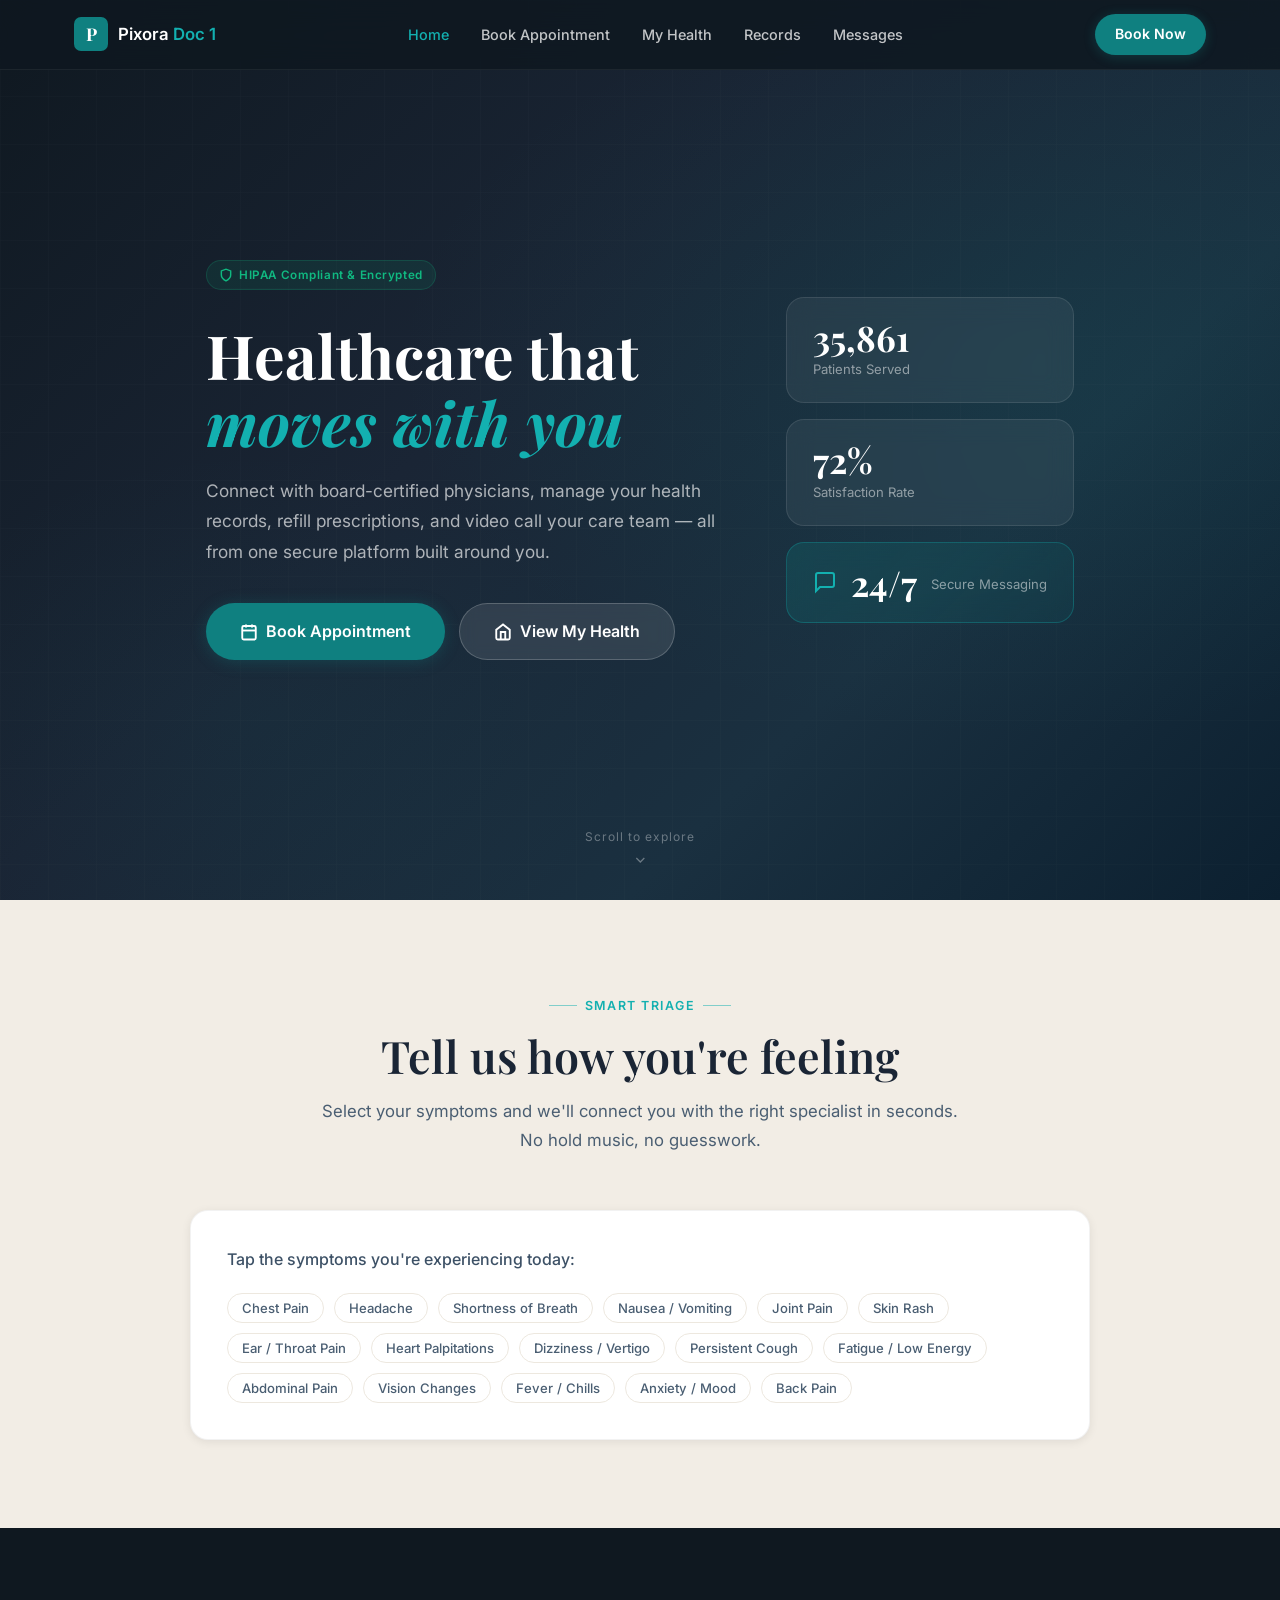
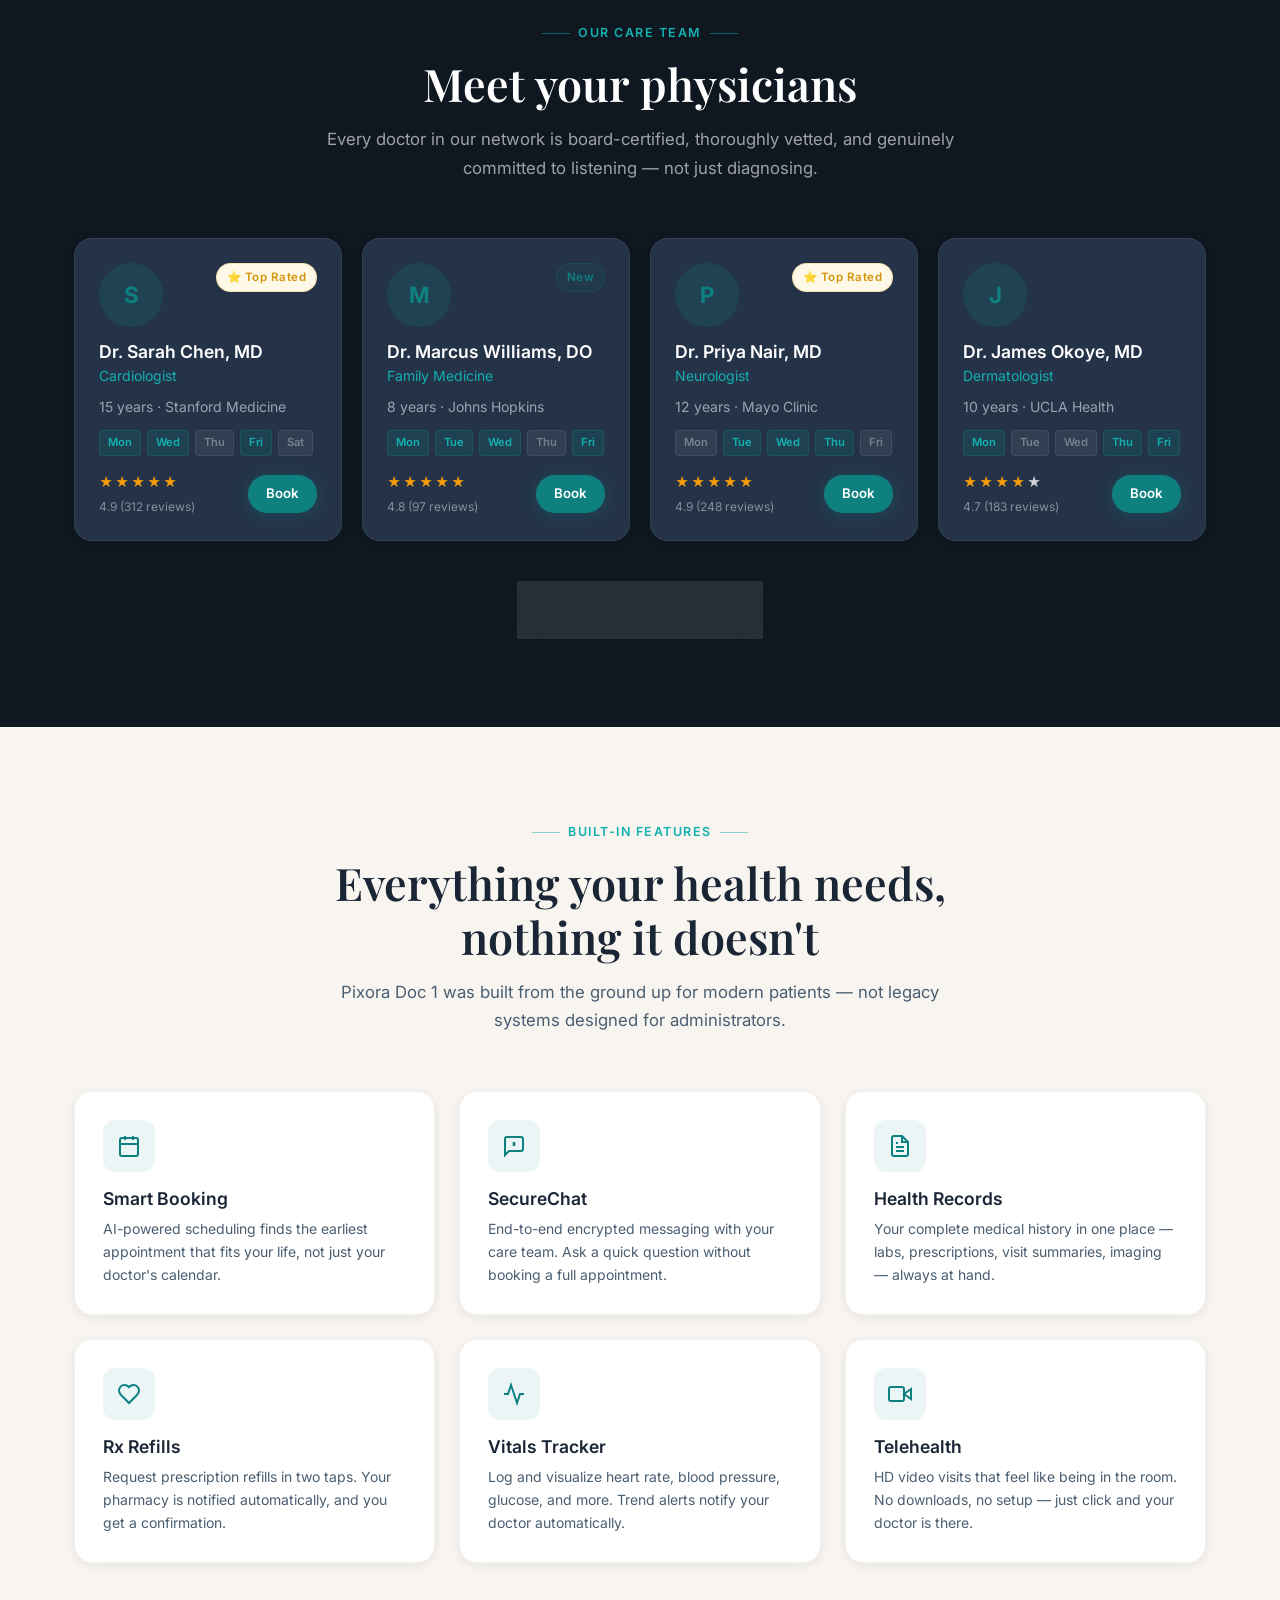
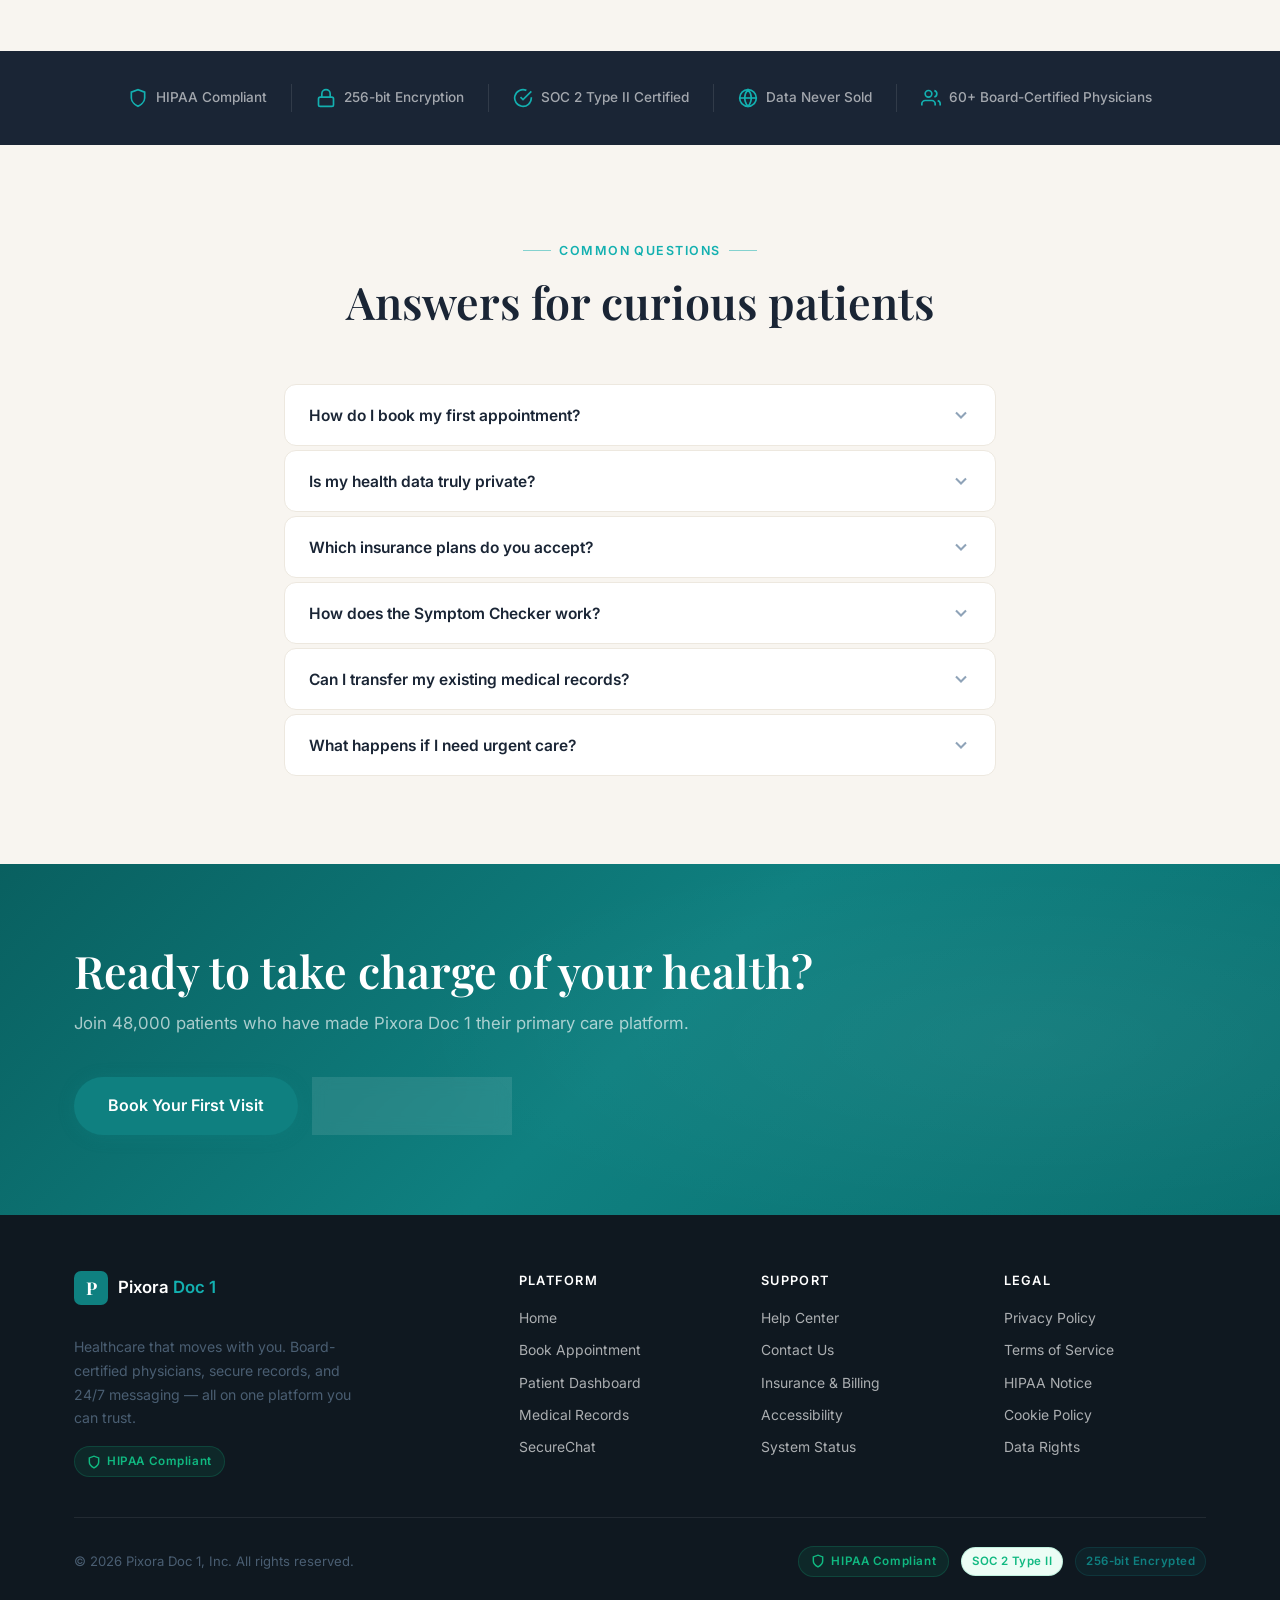
<file: doc/index.html>
<!DOCTYPE html>
<html lang="en">
<head>
  <meta charset="UTF-8" />
  <meta name="viewport" content="width=device-width, initial-scale=1.0" />
  <title>Pixora Doc 1 — Healthcare that moves with you</title>
  <meta name="description" content="Pixora Doc 1 connects you with top physicians, smart booking, secure messaging, and your complete health record — all in one place." />
  <link rel="stylesheet" href="styles.css" />
  <link rel="stylesheet" href="home.css" />
</head>
<body>

<!-- Page Loader -->
<div class="page-loader" id="pageLoader">
  <div class="loader-content">
    <div class="loader-logo">
      <div class="loader-icon">P</div>
      <span class="loader-text">Pixora Doc 1</span>
    </div>
    <div class="loader-bar"><div class="loader-bar-fill"></div></div>
  </div>
</div>

<!-- Navigation -->
<nav class="nav" id="nav">
  <div class="nav-inner">
    <a href="index.html" class="nav-brand">
      <div class="nav-logo-icon">P</div>
      <span class="nav-wordmark">Pixora <span>Doc 1</span></span>
    </a>
    <ul class="nav-links">
      <li><a href="index.html" class="active">Home</a></li>
      <li><a href="booking.html">Book Appointment</a></li>
      <li><a href="dashboard.html">My Health</a></li>
      <li><a href="records.html">Records</a></li>
      <li><a href="chat.html">Messages</a></li>
    </ul>
    <div class="nav-right">
      <a href="booking.html" class="nav-cta-btn">Book Now</a>
      <button class="hamburger" id="hamburger" aria-label="Menu">
        <span></span><span></span><span></span>
      </button>
    </div>
  </div>
</nav>
<div class="nav-mobile" id="navMobile">
  <a href="index.html" class="active">Home</a>
  <a href="booking.html">Book Appointment</a>
  <a href="dashboard.html">My Health</a>
  <a href="records.html">Records</a>
  <a href="chat.html">Messages</a>
  <a href="booking.html" class="nav-cta-btn btn btn-primary">Book Now</a>
</div>

<!-- ═══════════════════════════════════════════
     HERO
════════════════════════════════════════════ -->
<section class="hero">
  <div class="hero-bg"></div>
  <div class="hero-overlay"></div>
  <div class="hero-grid-pattern"></div>
  <div class="container hero-content">
    <div class="hero-text fade-up">
      <div class="hipaa-badge mb-24">
        <svg viewBox="0 0 24 24" fill="none" stroke="currentColor" stroke-width="2.5"><path d="M12 22s8-4 8-10V5l-8-3-8 3v7c0 6 8 10 8 10z"/></svg>
        HIPAA Compliant &amp; Encrypted
      </div>
      <h1>Healthcare that<br><em>moves with you</em></h1>
      <p class="hero-desc">Connect with board-certified physicians, manage your health records, refill prescriptions, and video call your care team — all from one secure platform built around you.</p>
      <div class="hero-ctas">
        <a href="booking.html" class="btn btn-primary btn-lg">
          <svg width="18" height="18" viewBox="0 0 24 24" fill="none" stroke="currentColor" stroke-width="2.5"><rect x="3" y="4" width="18" height="18" rx="2"/><line x1="16" y1="2" x2="16" y2="6"/><line x1="8" y1="2" x2="8" y2="6"/><line x1="3" y1="10" x2="21" y2="10"/></svg>
          Book Appointment
        </a>
        <a href="dashboard.html" class="btn btn-ghost btn-lg">
          <svg width="18" height="18" viewBox="0 0 24 24" fill="none" stroke="currentColor" stroke-width="2.5"><path d="M3 9l9-7 9 7v11a2 2 0 0 1-2 2H5a2 2 0 0 1-2-2z"/><polyline points="9 22 9 12 15 12 15 22"/></svg>
          View My Health
        </a>
      </div>
    </div>
    <div class="hero-stats fade-up fade-up-delay-2">
      <div class="stat-card">
        <span class="stat-number" data-target="48200">0</span>
        <span class="stat-label">Patients Served</span>
      </div>
      <div class="stat-card">
        <span class="stat-number" data-target="98" data-suffix="%">0</span>
        <span class="stat-label">Satisfaction Rate</span>
      </div>
      <div class="stat-card stat-card-teal">
        <svg width="24" height="24" viewBox="0 0 24 24" fill="none" stroke="currentColor" stroke-width="2"><path d="M21 15a2 2 0 0 1-2 2H7l-4 4V5a2 2 0 0 1 2-2h14a2 2 0 0 1 2 2z"/></svg>
        <span class="stat-number">24/7</span>
        <span class="stat-label">Secure Messaging</span>
      </div>
    </div>
  </div>
  <div class="hero-scroll-hint">
    <span>Scroll to explore</span>
    <svg width="16" height="16" viewBox="0 0 24 24" fill="none" stroke="currentColor" stroke-width="2"><polyline points="6 9 12 15 18 9"/></svg>
  </div>
</section>

<!-- ═══════════════════════════════════════════
     SYMPTOM CHECKER
════════════════════════════════════════════ -->
<section class="section symptom-section">
  <div class="container">
    <div class="section-header fade-up">
      <div class="section-label">Smart Triage</div>
      <h2>Tell us how you're feeling</h2>
      <p>Select your symptoms and we'll connect you with the right specialist in seconds. No hold music, no guesswork.</p>
    </div>
    <div class="symptom-checker card fade-up fade-up-delay-1">
      <div class="symptom-checker-body">
        <div class="symptom-step" id="symptomStep1">
          <p class="symptom-prompt">Tap the symptoms you're experiencing today:</p>
          <div class="symptom-tags" id="symptomTags">
            <button class="tag" data-specialist="Cardiologist" data-icon="❤️">Chest Pain</button>
            <button class="tag" data-specialist="Neurologist" data-icon="🧠">Headache</button>
            <button class="tag" data-specialist="Pulmonologist" data-icon="🫁">Shortness of Breath</button>
            <button class="tag" data-specialist="Gastroenterologist" data-icon="🫃">Nausea / Vomiting</button>
            <button class="tag" data-specialist="Orthopedist" data-icon="🦴">Joint Pain</button>
            <button class="tag" data-specialist="Dermatologist" data-icon="🔬">Skin Rash</button>
            <button class="tag" data-specialist="ENT Specialist" data-icon="👂">Ear / Throat Pain</button>
            <button class="tag" data-specialist="Cardiologist" data-icon="💓">Heart Palpitations</button>
            <button class="tag" data-specialist="Neurologist" data-icon="😵">Dizziness / Vertigo</button>
            <button class="tag" data-specialist="Pulmonologist" data-icon="🤧">Persistent Cough</button>
            <button class="tag" data-specialist="Endocrinologist" data-icon="⚡">Fatigue / Low Energy</button>
            <button class="tag" data-specialist="Gastroenterologist" data-icon="🫄">Abdominal Pain</button>
            <button class="tag" data-specialist="Ophthalmologist" data-icon="👁️">Vision Changes</button>
            <button class="tag" data-specialist="Primary Care" data-icon="🌡️">Fever / Chills</button>
            <button class="tag" data-specialist="Psychologist" data-icon="🌧️">Anxiety / Mood</button>
            <button class="tag" data-specialist="Orthopedist" data-icon="🦵">Back Pain</button>
          </div>
        </div>
        <div class="symptom-result" id="symptomResult">
          <div class="specialist-match">
            <div class="specialist-icon" id="specialistIcon"></div>
            <div class="specialist-info">
              <p class="text-xs text-muted font-semibold" style="letter-spacing:0.08em;text-transform:uppercase;">Recommended Specialist</p>
              <h3 id="specialistName"></h3>
              <p class="text-sm" id="specialistDesc" style="color:var(--text-body);margin-top:4px;"></p>
            </div>
          </div>
          <div class="specialist-actions">
            <a href="booking.html" class="btn btn-primary">
              <svg width="16" height="16" viewBox="0 0 24 24" fill="none" stroke="currentColor" stroke-width="2.5"><rect x="3" y="4" width="18" height="18" rx="2"/><line x1="16" y1="2" x2="16" y2="6"/><line x1="8" y1="2" x2="8" y2="6"/><line x1="3" y1="10" x2="21" y2="10"/></svg>
              Book with a <span id="specialistNameBtn"></span>
            </a>
            <button class="btn btn-outline" id="resetSymptoms">Start Over</button>
          </div>
          <p class="hipaa-note mt-12"><svg viewBox="0 0 24 24" fill="none" stroke="currentColor" stroke-width="2"><path d="M12 22s8-4 8-10V5l-8-3-8 3v7c0 6 8 10 8 10z"/></svg>Your symptom data is never stored or shared with third parties.</p>
        </div>
      </div>
    </div>
  </div>
</section>

<!-- ═══════════════════════════════════════════
     PHYSICIAN SHOWCASE
════════════════════════════════════════════ -->
<section class="section physician-section" style="background: var(--navy-dark);">
  <div class="container">
    <div class="section-header fade-up" style="color:white;">
      <div class="section-label">Our Care Team</div>
      <h2 style="color:white;">Meet your physicians</h2>
      <p style="color:rgba(255,255,255,0.6);">Every doctor in our network is board-certified, thoroughly vetted, and genuinely committed to listening — not just diagnosing.</p>
    </div>
    <div class="physician-grid fade-up fade-up-delay-1">

      <div class="doctor-card card card-dark">
        <div class="doctor-card-top">
          <div class="doctor-avatar avatar" style="width:64px;height:64px;font-size:1.4rem;background:rgba(15,128,128,0.2);">S</div>
          <div class="doctor-badges">
            <span class="badge badge-gold">⭐ Top Rated</span>
          </div>
        </div>
        <h4 style="color:white;margin-top:14px;">Dr. Sarah Chen, MD</h4>
        <p class="text-sm" style="color:var(--teal-light);margin-top:3px;">Cardiologist</p>
        <p class="text-sm mt-8" style="color:rgba(255,255,255,0.55);">15 years · Stanford Medicine</p>
        <div class="doctor-schedule mt-12">
          <span class="schedule-chip available">Mon</span>
          <span class="schedule-chip available">Wed</span>
          <span class="schedule-chip">Thu</span>
          <span class="schedule-chip available">Fri</span>
          <span class="schedule-chip">Sat</span>
        </div>
        <div class="doctor-footer mt-16">
          <div class="doctor-rating">
            <div class="stars"><span class="star">★</span><span class="star">★</span><span class="star">★</span><span class="star">★</span><span class="star">★</span></div>
            <span class="text-xs" style="color:rgba(255,255,255,0.45);">4.9 (312 reviews)</span>
          </div>
          <a href="booking.html" class="btn btn-primary btn-sm">Book</a>
        </div>
      </div>

      <div class="doctor-card card card-dark">
        <div class="doctor-card-top">
          <div class="doctor-avatar avatar" style="width:64px;height:64px;font-size:1.4rem;background:rgba(15,128,128,0.2);">M</div>
          <div class="doctor-badges">
            <span class="badge badge-teal">New</span>
          </div>
        </div>
        <h4 style="color:white;margin-top:14px;">Dr. Marcus Williams, DO</h4>
        <p class="text-sm" style="color:var(--teal-light);margin-top:3px;">Family Medicine</p>
        <p class="text-sm mt-8" style="color:rgba(255,255,255,0.55);">8 years · Johns Hopkins</p>
        <div class="doctor-schedule mt-12">
          <span class="schedule-chip available">Mon</span>
          <span class="schedule-chip available">Tue</span>
          <span class="schedule-chip available">Wed</span>
          <span class="schedule-chip">Thu</span>
          <span class="schedule-chip available">Fri</span>
        </div>
        <div class="doctor-footer mt-16">
          <div class="doctor-rating">
            <div class="stars"><span class="star">★</span><span class="star">★</span><span class="star">★</span><span class="star">★</span><span class="star">★</span></div>
            <span class="text-xs" style="color:rgba(255,255,255,0.45);">4.8 (97 reviews)</span>
          </div>
          <a href="booking.html" class="btn btn-primary btn-sm">Book</a>
        </div>
      </div>

      <div class="doctor-card card card-dark">
        <div class="doctor-card-top">
          <div class="doctor-avatar avatar" style="width:64px;height:64px;font-size:1.4rem;background:rgba(15,128,128,0.2);">P</div>
          <div class="doctor-badges">
            <span class="badge badge-gold">⭐ Top Rated</span>
          </div>
        </div>
        <h4 style="color:white;margin-top:14px;">Dr. Priya Nair, MD</h4>
        <p class="text-sm" style="color:var(--teal-light);margin-top:3px;">Neurologist</p>
        <p class="text-sm mt-8" style="color:rgba(255,255,255,0.55);">12 years · Mayo Clinic</p>
        <div class="doctor-schedule mt-12">
          <span class="schedule-chip">Mon</span>
          <span class="schedule-chip available">Tue</span>
          <span class="schedule-chip available">Wed</span>
          <span class="schedule-chip available">Thu</span>
          <span class="schedule-chip">Fri</span>
        </div>
        <div class="doctor-footer mt-16">
          <div class="doctor-rating">
            <div class="stars"><span class="star">★</span><span class="star">★</span><span class="star">★</span><span class="star">★</span><span class="star">★</span></div>
            <span class="text-xs" style="color:rgba(255,255,255,0.45);">4.9 (248 reviews)</span>
          </div>
          <a href="booking.html" class="btn btn-primary btn-sm">Book</a>
        </div>
      </div>

      <div class="doctor-card card card-dark">
        <div class="doctor-card-top">
          <div class="doctor-avatar avatar" style="width:64px;height:64px;font-size:1.4rem;background:rgba(15,128,128,0.2);">J</div>
          <div class="doctor-badges"></div>
        </div>
        <h4 style="color:white;margin-top:14px;">Dr. James Okoye, MD</h4>
        <p class="text-sm" style="color:var(--teal-light);margin-top:3px;">Dermatologist</p>
        <p class="text-sm mt-8" style="color:rgba(255,255,255,0.55);">10 years · UCLA Health</p>
        <div class="doctor-schedule mt-12">
          <span class="schedule-chip available">Mon</span>
          <span class="schedule-chip">Tue</span>
          <span class="schedule-chip">Wed</span>
          <span class="schedule-chip available">Thu</span>
          <span class="schedule-chip available">Fri</span>
        </div>
        <div class="doctor-footer mt-16">
          <div class="doctor-rating">
            <div class="stars"><span class="star">★</span><span class="star">★</span><span class="star">★</span><span class="star">★</span><span class="star" style="color:#d4d4d4;">★</span></div>
            <span class="text-xs" style="color:rgba(255,255,255,0.45);">4.7 (183 reviews)</span>
          </div>
          <a href="booking.html" class="btn btn-primary btn-sm">Book</a>
        </div>
      </div>

    </div>
    <div style="text-align:center;margin-top:40px;" class="fade-up fade-up-delay-3">
      <a href="booking.html" class="btn btn-ghost btn-lg">See All 60+ Physicians</a>
    </div>
  </div>
</section>

<!-- ═══════════════════════════════════════════
     FEATURES
════════════════════════════════════════════ -->
<section class="section">
  <div class="container">
    <div class="section-header fade-up">
      <div class="section-label">Built-In Features</div>
      <h2>Everything your health needs, nothing it doesn't</h2>
      <p>Pixora Doc 1 was built from the ground up for modern patients — not legacy systems designed for administrators.</p>
    </div>
    <div class="features-grid fade-up fade-up-delay-1">
      <div class="feature-card card">
        <div class="feature-icon"><svg width="24" height="24" viewBox="0 0 24 24" fill="none" stroke="currentColor" stroke-width="2"><rect x="3" y="4" width="18" height="18" rx="2"/><line x1="16" y1="2" x2="16" y2="6"/><line x1="8" y1="2" x2="8" y2="6"/><line x1="3" y1="10" x2="21" y2="10"/></svg></div>
        <h4>Smart Booking</h4>
        <p class="text-sm mt-8">AI-powered scheduling finds the earliest appointment that fits your life, not just your doctor's calendar.</p>
      </div>
      <div class="feature-card card">
        <div class="feature-icon"><svg width="24" height="24" viewBox="0 0 24 24" fill="none" stroke="currentColor" stroke-width="2"><path d="M21 15a2 2 0 0 1-2 2H7l-4 4V5a2 2 0 0 1 2-2h14a2 2 0 0 1 2 2z"/><path d="M12 8v4M12 16h.01" stroke-width="2.5"/></svg></div>
        <h4>SecureChat</h4>
        <p class="text-sm mt-8">End-to-end encrypted messaging with your care team. Ask a quick question without booking a full appointment.</p>
      </div>
      <div class="feature-card card">
        <div class="feature-icon"><svg width="24" height="24" viewBox="0 0 24 24" fill="none" stroke="currentColor" stroke-width="2"><path d="M14 2H6a2 2 0 0 0-2 2v16a2 2 0 0 0 2 2h12a2 2 0 0 0 2-2V8z"/><polyline points="14 2 14 8 20 8"/><line x1="16" y1="13" x2="8" y2="13"/><line x1="16" y1="17" x2="8" y2="17"/><polyline points="10 9 9 9 8 9"/></svg></div>
        <h4>Health Records</h4>
        <p class="text-sm mt-8">Your complete medical history in one place — labs, prescriptions, visit summaries, imaging — always at hand.</p>
      </div>
      <div class="feature-card card">
        <div class="feature-icon"><svg width="24" height="24" viewBox="0 0 24 24" fill="none" stroke="currentColor" stroke-width="2"><path d="M19 14c1.49-1.46 3-3.21 3-5.5A5.5 5.5 0 0 0 16.5 3c-1.76 0-3 .5-4.5 2-1.5-1.5-2.74-2-4.5-2A5.5 5.5 0 0 0 2 8.5c0 2.3 1.5 4.05 3 5.5l7 7Z"/></svg></div>
        <h4>Rx Refills</h4>
        <p class="text-sm mt-8">Request prescription refills in two taps. Your pharmacy is notified automatically, and you get a confirmation.</p>
      </div>
      <div class="feature-card card">
        <div class="feature-icon"><svg width="24" height="24" viewBox="0 0 24 24" fill="none" stroke="currentColor" stroke-width="2"><polyline points="22 12 18 12 15 21 9 3 6 12 2 12"/></svg></div>
        <h4>Vitals Tracker</h4>
        <p class="text-sm mt-8">Log and visualize heart rate, blood pressure, glucose, and more. Trend alerts notify your doctor automatically.</p>
      </div>
      <div class="feature-card card">
        <div class="feature-icon"><svg width="24" height="24" viewBox="0 0 24 24" fill="none" stroke="currentColor" stroke-width="2"><polygon points="23 7 16 12 23 17 23 7"/><rect x="1" y="5" width="15" height="14" rx="2"/></svg></div>
        <h4>Telehealth</h4>
        <p class="text-sm mt-8">HD video visits that feel like being in the room. No downloads, no setup — just click and your doctor is there.</p>
      </div>
    </div>
  </div>
</section>

<!-- ═══════════════════════════════════════════
     TRUST STRIP
════════════════════════════════════════════ -->
<section class="trust-strip">
  <div class="container">
    <div class="trust-items">
      <div class="trust-item">
        <svg width="20" height="20" viewBox="0 0 24 24" fill="none" stroke="currentColor" stroke-width="2"><path d="M12 22s8-4 8-10V5l-8-3-8 3v7c0 6 8 10 8 10z"/></svg>
        HIPAA Compliant
      </div>
      <div class="trust-divider"></div>
      <div class="trust-item">
        <svg width="20" height="20" viewBox="0 0 24 24" fill="none" stroke="currentColor" stroke-width="2"><rect x="3" y="11" width="18" height="11" rx="2" ry="2"/><path d="M7 11V7a5 5 0 0 1 10 0v4"/></svg>
        256-bit Encryption
      </div>
      <div class="trust-divider"></div>
      <div class="trust-item">
        <svg width="20" height="20" viewBox="0 0 24 24" fill="none" stroke="currentColor" stroke-width="2"><path d="M22 11.08V12a10 10 0 1 1-5.93-9.14"/><polyline points="22 4 12 14.01 9 11.01"/></svg>
        SOC 2 Type II Certified
      </div>
      <div class="trust-divider"></div>
      <div class="trust-item">
        <svg width="20" height="20" viewBox="0 0 24 24" fill="none" stroke="currentColor" stroke-width="2"><circle cx="12" cy="12" r="10"/><line x1="2" y1="12" x2="22" y2="12"/><path d="M12 2a15.3 15.3 0 0 1 4 10 15.3 15.3 0 0 1-4 10 15.3 15.3 0 0 1-4-10 15.3 15.3 0 0 1 4-10z"/></svg>
        Data Never Sold
      </div>
      <div class="trust-divider"></div>
      <div class="trust-item">
        <svg width="20" height="20" viewBox="0 0 24 24" fill="none" stroke="currentColor" stroke-width="2"><path d="M17 21v-2a4 4 0 0 0-4-4H5a4 4 0 0 0-4 4v2"/><circle cx="9" cy="7" r="4"/><path d="M23 21v-2a4 4 0 0 0-3-3.87"/><path d="M16 3.13a4 4 0 0 1 0 7.75"/></svg>
        60+ Board-Certified Physicians
      </div>
    </div>
  </div>
</section>

<!-- ═══════════════════════════════════════════
     FAQ
════════════════════════════════════════════ -->
<section class="section" style="background: var(--cream);">
  <div class="container" style="max-width:760px;">
    <div class="section-header fade-up">
      <div class="section-label">Common Questions</div>
      <h2>Answers for curious patients</h2>
    </div>
    <div class="faq-list fade-up fade-up-delay-1">

      <div class="faq-item">
        <button class="faq-trigger" aria-expanded="false">
          <span>How do I book my first appointment?</span>
          <svg class="faq-chevron" width="20" height="20" viewBox="0 0 24 24" fill="none" stroke="currentColor" stroke-width="2.5"><polyline points="6 9 12 15 18 9"/></svg>
        </button>
        <div class="faq-body">
          <p>Click "Book Appointment" from any page. Our 5-step booking flow lets you choose a physician, pick a date, select a time, choose in-person or telehealth, and confirm — all in under 3 minutes. No phone calls, no hold music.</p>
        </div>
      </div>

      <div class="faq-item">
        <button class="faq-trigger" aria-expanded="false">
          <span>Is my health data truly private?</span>
          <svg class="faq-chevron" width="20" height="20" viewBox="0 0 24 24" fill="none" stroke="currentColor" stroke-width="2.5"><polyline points="6 9 12 15 18 9"/></svg>
        </button>
        <div class="faq-body">
          <p>Absolutely. Pixora Doc 1 is fully HIPAA compliant and SOC 2 Type II certified. Your records are encrypted at rest and in transit using 256-bit AES. We never sell or share your data with advertisers, employers, or insurers without your explicit written consent.</p>
        </div>
      </div>

      <div class="faq-item">
        <button class="faq-trigger" aria-expanded="false">
          <span>Which insurance plans do you accept?</span>
          <svg class="faq-chevron" width="20" height="20" viewBox="0 0 24 24" fill="none" stroke="currentColor" stroke-width="2.5"><polyline points="6 9 12 15 18 9"/></svg>
        </button>
        <div class="faq-body">
          <p>We accept most major PPO and HMO plans, including Aetna, BlueCross BlueShield, Cigna, United Healthcare, and Humana. Telehealth visits are often covered at the same rate as in-person visits under most plans. If you're uninsured, our self-pay rates start at $89 per visit.</p>
        </div>
      </div>

      <div class="faq-item">
        <button class="faq-trigger" aria-expanded="false">
          <span>How does the Symptom Checker work?</span>
          <svg class="faq-chevron" width="20" height="20" viewBox="0 0 24 24" fill="none" stroke="currentColor" stroke-width="2.5"><polyline points="6 9 12 15 18 9"/></svg>
        </button>
        <div class="faq-body">
          <p>Our Symptom Checker is a triage tool — not a diagnostic engine. It helps match your symptoms to the most relevant specialist so you're not navigating medical directories alone. It is not a substitute for a physician evaluation, and your data is never saved or stored after you leave the page.</p>
        </div>
      </div>

      <div class="faq-item">
        <button class="faq-trigger" aria-expanded="false">
          <span>Can I transfer my existing medical records?</span>
          <svg class="faq-chevron" width="20" height="20" viewBox="0 0 24 24" fill="none" stroke="currentColor" stroke-width="2.5"><polyline points="6 9 12 15 18 9"/></svg>
        </button>
        <div class="faq-body">
          <p>Yes. We support FHIR-compliant record imports, which means your records from Epic, Cerner, Athena, and most major EHR systems can be transferred automatically. You can also upload documents manually. Our care team assists with transfers at no extra charge.</p>
        </div>
      </div>

      <div class="faq-item">
        <button class="faq-trigger" aria-expanded="false">
          <span>What happens if I need urgent care?</span>
          <svg class="faq-chevron" width="20" height="20" viewBox="0 0 24 24" fill="none" stroke="currentColor" stroke-width="2.5"><polyline points="6 9 12 15 18 9"/></svg>
        </button>
        <div class="faq-body">
          <p>For life-threatening emergencies, always call 911 or go to your nearest ER. For urgent (non-emergency) issues, Pixora Doc 1 offers same-day telehealth slots with on-call physicians, typically available within 2 hours. You can also message your care team 24/7 through SecureChat.</p>
        </div>
      </div>

    </div>
  </div>
</section>

<!-- ═══════════════════════════════════════════
     CTA BANNER
════════════════════════════════════════════ -->
<section class="cta-banner">
  <div class="cta-banner-bg"></div>
  <div class="container cta-banner-content fade-up">
    <div>
      <h2 style="color:white;">Ready to take charge of your health?</h2>
      <p style="color:rgba(255,255,255,0.65);margin-top:12px;font-size:1.05rem;">Join 48,000 patients who have made Pixora Doc 1 their primary care platform.</p>
    </div>
    <div style="display:flex;gap:14px;flex-wrap:wrap;">
      <a href="booking.html" class="btn btn-primary btn-lg">Book Your First Visit</a>
      <a href="chat.html" class="btn btn-ghost btn-lg">Talk to Our Team</a>
    </div>
  </div>
</section>

<!-- ═══════════════════════════════════════════
     FOOTER
════════════════════════════════════════════ -->
<footer class="footer">
  <div class="container">
    <div class="footer-grid">
      <div>
        <a href="index.html" class="nav-brand" style="margin-bottom:16px;display:inline-flex;">
          <div class="nav-logo-icon">P</div>
          <span class="nav-wordmark" style="color:white;">Pixora <span>Doc 1</span></span>
        </a>
        <p class="footer-brand-desc">Healthcare that moves with you. Board-certified physicians, secure records, and 24/7 messaging — all on one platform you can trust.</p>
        <div class="hipaa-badge mt-16">
          <svg viewBox="0 0 24 24" fill="none" stroke="currentColor" stroke-width="2.5"><path d="M12 22s8-4 8-10V5l-8-3-8 3v7c0 6 8 10 8 10z"/></svg>
          HIPAA Compliant
        </div>
      </div>
      <div class="footer-col">
        <h5>Platform</h5>
        <a href="index.html">Home</a>
        <a href="booking.html">Book Appointment</a>
        <a href="dashboard.html">Patient Dashboard</a>
        <a href="records.html">Medical Records</a>
        <a href="chat.html">SecureChat</a>
      </div>
      <div class="footer-col">
        <h5>Support</h5>
        <a href="#">Help Center</a>
        <a href="#">Contact Us</a>
        <a href="#">Insurance &amp; Billing</a>
        <a href="#">Accessibility</a>
        <a href="#">System Status</a>
      </div>
      <div class="footer-col">
        <h5>Legal</h5>
        <a href="#">Privacy Policy</a>
        <a href="#">Terms of Service</a>
        <a href="#">HIPAA Notice</a>
        <a href="#">Cookie Policy</a>
        <a href="#">Data Rights</a>
      </div>
    </div>
    <div class="footer-bottom">
      <p>&copy; 2026 Pixora Doc 1, Inc. All rights reserved.</p>
      <div class="footer-badges">
        <span class="hipaa-badge">
          <svg viewBox="0 0 24 24" fill="none" stroke="currentColor" stroke-width="2.5"><path d="M12 22s8-4 8-10V5l-8-3-8 3v7c0 6 8 10 8 10z"/></svg>
          HIPAA Compliant
        </span>
        <span class="badge badge-success">SOC 2 Type II</span>
        <span class="badge badge-teal" style="background:rgba(15,128,128,0.1);">256-bit Encrypted</span>
      </div>
    </div>
  </div>
</footer>

<!-- Toast -->
<div class="toast" id="toast">
  <svg class="toast-icon" viewBox="0 0 24 24" fill="none" stroke="currentColor" stroke-width="2.5"><path d="M12 22s8-4 8-10V5l-8-3-8 3v7c0 6 8 10 8 10z"/></svg>
  <span class="toast-msg" id="toastMsg"></span>
</div>

<script src="app.js"></script>
</body>
</html>
</file>
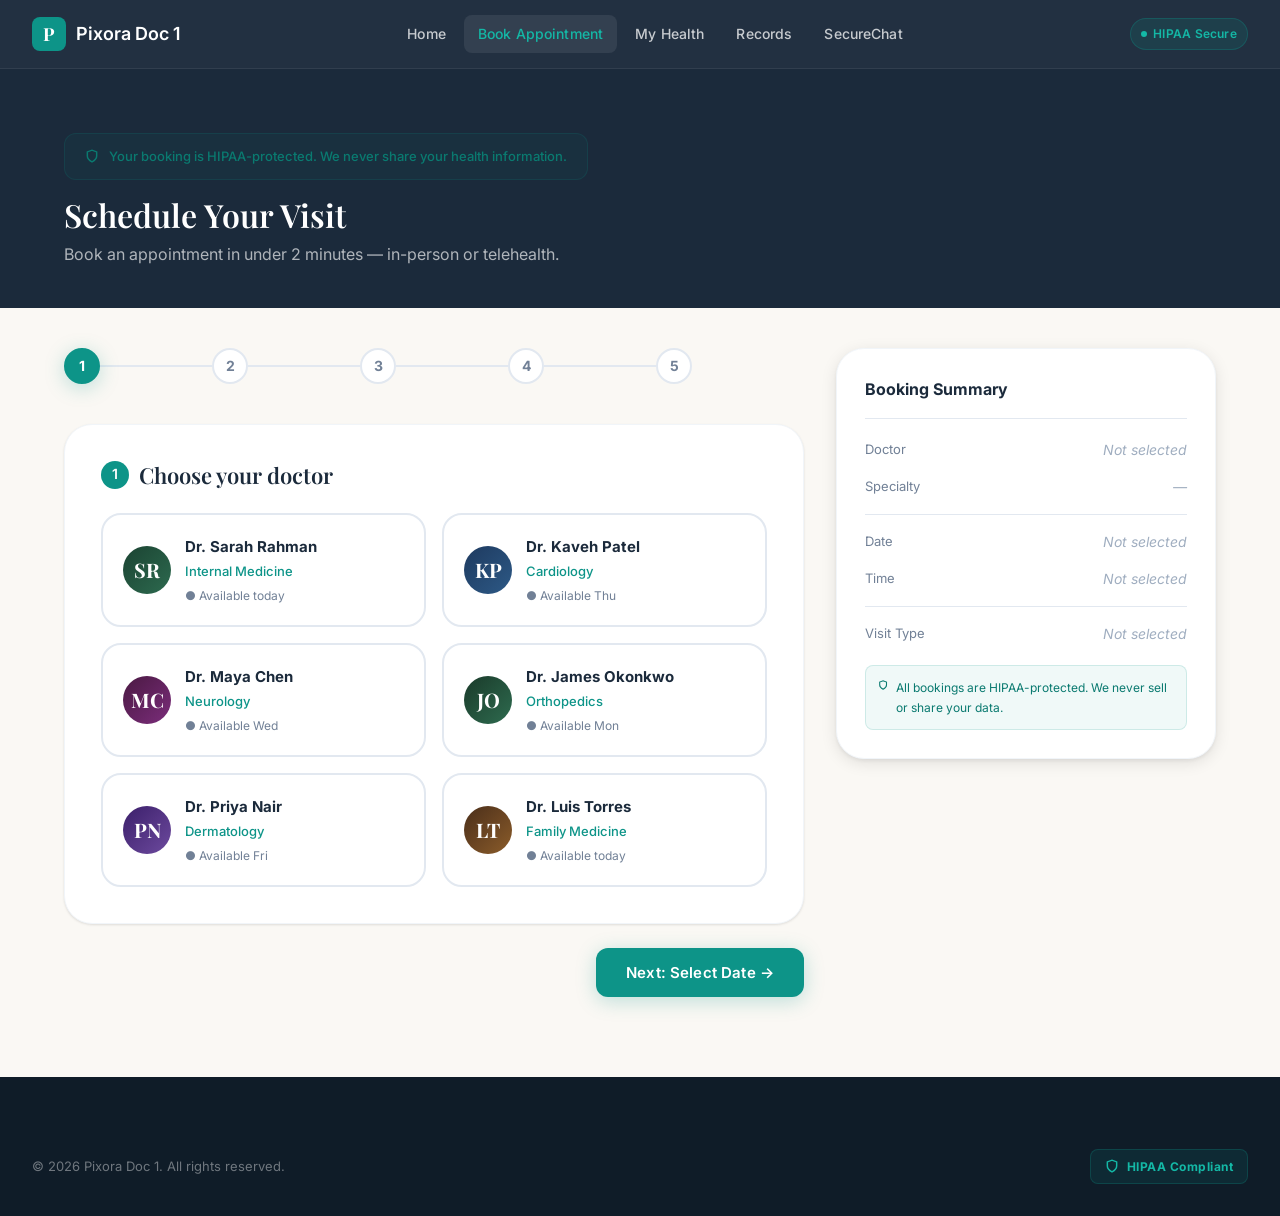
<file: doc-booking.html>
<!DOCTYPE html>
<html lang="en">
<head>
  <meta charset="UTF-8" />
  <meta name="viewport" content="width=device-width, initial-scale=1.0" />
  <title>Smart Booking — Pixora Doc 1</title>
  <link rel="stylesheet" href="healthcare.css" />
</head>
<body class="booking-page">
<nav class="nav">
  <div class="nav-inner">
    <a href="doc-home.html" class="nav-logo"><div class="nav-logo-icon">P</div>Pixora Doc 1</a>
    <div class="nav-links">
      <a href="doc-home.html">Home</a>
      <a href="doc-booking.html" class="active">Book Appointment</a>
      <a href="doc-dashboard.html">My Health</a>
      <a href="doc-records.html">Records</a>
      <a href="doc-chat.html">SecureChat</a>
    </div>
    <div class="nav-cta"><span class="nav-badge">HIPAA Secure</span></div>
    <button class="hamburger" onclick="toggleMobileMenu()" aria-label="Menu"><span></span><span></span><span></span></button>
  </div>
</nav>
<div class="mobile-menu" id="mobileMenu">
  <a href="doc-home.html">Home</a><a href="doc-booking.html" class="active">Book Appointment</a><a href="doc-dashboard.html">My Health</a><a href="doc-records.html">Records</a><a href="doc-chat.html">SecureChat</a>
</div>
<div class="booking-header">
  <div class="container">
    <div class="hipaa-strip" style="margin-bottom:16px;"><svg width="14" height="14" viewBox="0 0 24 24" fill="none" stroke="currentColor" stroke-width="2.5"><path d="M12 22s8-4 8-10V5l-8-3-8 3v7c0 6 8 10 8 10z"/></svg>Your booking is HIPAA-protected. We never share your health information.</div>
    <h1>Schedule Your Visit</h1>
    <p>Book an appointment in under 2 minutes — in-person or telehealth.</p>
  </div>
</div>
<div class="container">
  <div class="booking-layout">
    <div>
      <div class="booking-steps" id="stepsIndicator">
        <div class="step-item"><div class="step-circle active" id="circle-1">1</div><div class="step-line" id="line-1"></div></div>
        <div class="step-item"><div class="step-circle" id="circle-2">2</div><div class="step-line" id="line-2"></div></div>
        <div class="step-item"><div class="step-circle" id="circle-3">3</div><div class="step-line" id="line-3"></div></div>
        <div class="step-item"><div class="step-circle" id="circle-4">4</div><div class="step-line" id="line-4"></div></div>
        <div class="step-item"><div class="step-circle" id="circle-5">5</div></div>
      </div>
      <div class="step-panel active" id="step-1">
        <div class="booking-card">
          <h3><span style="width:28px;height:28px;background:var(--teal);color:#fff;border-radius:50%;display:inline-flex;align-items:center;justify-content:center;font-size:14px;font-family:var(--font-sans);">1</span>Choose your doctor</h3>
          <div class="doc-select-grid">
            <div class="doc-select-card" onclick="selectDoctor(this,'Dr. Sarah Rahman','Internal Medicine')"><div class="doc-select-avatar" style="background:linear-gradient(135deg,#1b4332,#2d6a4f);">SR</div><div><div class="doc-select-name">Dr. Sarah Rahman</div><div class="doc-select-spec">Internal Medicine</div><div class="doc-select-avail">● Available today</div></div></div>
            <div class="doc-select-card" onclick="selectDoctor(this,'Dr. Kaveh Patel','Cardiology')"><div class="doc-select-avatar" style="background:linear-gradient(135deg,#1e3a5f,#2d5986);">KP</div><div><div class="doc-select-name">Dr. Kaveh Patel</div><div class="doc-select-spec">Cardiology</div><div class="doc-select-avail">● Available Thu</div></div></div>
            <div class="doc-select-card" onclick="selectDoctor(this,'Dr. Maya Chen','Neurology')"><div class="doc-select-avatar" style="background:linear-gradient(135deg,#4a1942,#7b2d7b);">MC</div><div><div class="doc-select-name">Dr. Maya Chen</div><div class="doc-select-spec">Neurology</div><div class="doc-select-avail">● Available Wed</div></div></div>
            <div class="doc-select-card" onclick="selectDoctor(this,'Dr. James Okonkwo','Orthopedics')"><div class="doc-select-avatar" style="background:linear-gradient(135deg,#1a3a2a,#2e6b4f);">JO</div><div><div class="doc-select-name">Dr. James Okonkwo</div><div class="doc-select-spec">Orthopedics</div><div class="doc-select-avail">● Available Mon</div></div></div>
            <div class="doc-select-card" onclick="selectDoctor(this,'Dr. Priya Nair','Dermatology')"><div class="doc-select-avatar" style="background:linear-gradient(135deg,#3b1f6a,#6d4a9e);">PN</div><div><div class="doc-select-name">Dr. Priya Nair</div><div class="doc-select-spec">Dermatology</div><div class="doc-select-avail">● Available Fri</div></div></div>
            <div class="doc-select-card" onclick="selectDoctor(this,'Dr. Luis Torres','Family Medicine')"><div class="doc-select-avatar" style="background:linear-gradient(135deg,#4a2e1a,#8b5c2a);">LT</div><div><div class="doc-select-name">Dr. Luis Torres</div><div class="doc-select-spec">Family Medicine</div><div class="doc-select-avail">● Available today</div></div></div>
          </div>
        </div>
        <div class="booking-nav-btns"><button class="btn btn-primary" onclick="nextStep(2)" id="step1-next" disabled>Next: Select Date →</button></div>
      </div>
      <div class="step-panel" id="step-2">
        <div class="booking-card">
          <h3><span style="width:28px;height:28px;background:var(--teal);color:#fff;border-radius:50%;display:inline-flex;align-items:center;justify-content:center;font-size:14px;font-family:var(--font-sans);">2</span>Pick a date</h3>
          <div class="calendar-strip" id="calendarStrip"></div>
        </div>
        <div class="booking-nav-btns"><button class="btn btn-outline-teal" onclick="nextStep(1)">← Back</button><button class="btn btn-primary" onclick="nextStep(3)" id="step2-next" disabled>Next: Pick Time →</button></div>
      </div>
      <div class="step-panel" id="step-3">
        <div class="booking-card">
          <h3><span style="width:28px;height:28px;background:var(--teal);color:#fff;border-radius:50%;display:inline-flex;align-items:center;justify-content:center;font-size:14px;font-family:var(--font-sans);">3</span>Select a time slot</h3>
          <p style="font-size:14px;color:var(--text-secondary);margin-bottom:20px;">Times shown in your local timezone.</p>
          <div class="time-grid" id="timeGrid">
            <div class="time-slot" onclick="selectTime(this,'8:00 AM')">8:00 AM</div>
            <div class="time-slot" onclick="selectTime(this,'8:30 AM')">8:30 AM</div>
            <div class="time-slot unavailable">9:00 AM</div>
            <div class="time-slot" onclick="selectTime(this,'9:30 AM')">9:30 AM</div>
            <div class="time-slot unavailable">10:00 AM</div>
            <div class="time-slot" onclick="selectTime(this,'10:30 AM')">10:30 AM</div>
            <div class="time-slot" onclick="selectTime(this,'11:00 AM')">11:00 AM</div>
            <div class="time-slot unavailable">11:30 AM</div>
            <div class="time-slot" onclick="selectTime(this,'1:00 PM')">1:00 PM</div>
            <div class="time-slot" onclick="selectTime(this,'1:30 PM')">1:30 PM</div>
            <div class="time-slot unavailable">2:00 PM</div>
            <div class="time-slot" onclick="selectTime(this,'2:30 PM')">2:30 PM</div>
            <div class="time-slot" onclick="selectTime(this,'3:00 PM')">3:00 PM</div>
            <div class="time-slot unavailable">3:30 PM</div>
            <div class="time-slot" onclick="selectTime(this,'4:00 PM')">4:00 PM</div>
            <div class="time-slot" onclick="selectTime(this,'4:30 PM')">4:30 PM</div>
          </div>
        </div>
        <div class="booking-nav-btns"><button class="btn btn-outline-teal" onclick="nextStep(2)">← Back</button><button class="btn btn-primary" onclick="nextStep(4)" id="step3-next" disabled>Next: Visit Type →</button></div>
      </div>
      <div class="step-panel" id="step-4">
        <div class="booking-card">
          <h3><span style="width:28px;height:28px;background:var(--teal);color:#fff;border-radius:50%;display:inline-flex;align-items:center;justify-content:center;font-size:14px;font-family:var(--font-sans);">4</span>How would you like to meet?</h3>
          <div class="visit-type-row">
            <div class="visit-type-card" onclick="selectVisitType(this,'In-Person')"><div class="visit-type-icon">🏥</div><div class="visit-type-name">In-Person Visit</div><div class="visit-type-desc">Come to our clinic at 240 Wellness Ave. Parking validated. Masks optional.</div></div>
            <div class="visit-type-card" onclick="selectVisitType(this,'Telehealth')"><div class="visit-type-icon">🎥</div><div class="visit-type-name">Telehealth Visit</div><div class="visit-type-desc">Join from anywhere via browser. HD video, HIPAA-secure. No app download needed.</div></div>
          </div>
          <div class="hipaa-strip mt-6"><svg width="14" height="14" viewBox="0 0 24 24" fill="none" stroke="currentColor" stroke-width="2.5"><path d="M12 22s8-4 8-10V5l-8-3-8 3v7c0 6 8 10 8 10z"/></svg>Both visit types are HIPAA-compliant and covered by most insurance plans.</div>
        </div>
        <div class="booking-nav-btns"><button class="btn btn-outline-teal" onclick="nextStep(3)">← Back</button><button class="btn btn-primary" onclick="nextStep(5)" id="step4-next" disabled>Review &amp; Confirm →</button></div>
      </div>
      <div class="step-panel" id="step-5">
        <div class="booking-card" id="reviewCard">
          <h3><span style="width:28px;height:28px;background:var(--teal);color:#fff;border-radius:50%;display:inline-flex;align-items:center;justify-content:center;font-size:14px;font-family:var(--font-sans);">5</span>Review your appointment</h3>
          <div style="background:var(--cream);border-radius:var(--radius-lg);padding:24px;margin-bottom:24px;">
            <div class="summary-row"><span class="summary-label">Doctor</span><span class="summary-value" id="r-doctor">—</span></div>
            <div class="summary-row"><span class="summary-label">Specialty</span><span class="summary-value" id="r-spec">—</span></div>
            <div class="summary-row"><span class="summary-label">Date</span><span class="summary-value" id="r-date">—</span></div>
            <div class="summary-row"><span class="summary-label">Time</span><span class="summary-value" id="r-time">—</span></div>
            <div class="summary-row"><span class="summary-label">Visit Type</span><span class="summary-value" id="r-type">—</span></div>
          </div>
          <div style="margin-bottom:20px;"><label style="display:block;font-size:14px;font-weight:600;color:var(--navy);margin-bottom:8px;">Reason for visit <span style="font-weight:400;color:var(--text-muted)">(optional)</span></label><textarea id="visitReason" rows="3" style="width:100%;padding:12px 14px;border:2px solid var(--border);border-radius:var(--radius-md);font-size:14px;resize:none;" placeholder="Brief description of your concern..." onfocus="this.style.borderColor='var(--teal)'" onblur="this.style.borderColor='var(--border)'"></textarea></div>
          <div class="hipaa-strip"><svg width="14" height="14" viewBox="0 0 24 24" fill="none" stroke="currentColor" stroke-width="2.5"><path d="M12 22s8-4 8-10V5l-8-3-8 3v7c0 6 8 10 8 10z"/></svg>Your information is encrypted and only shared with your care team. HIPAA §164.</div>
        </div>
        <div class="booking-success" id="bookingSuccess">
          <div class="success-icon">✓</div>
          <div class="success-title">Appointment Confirmed!</div>
          <div class="success-sub">You'll receive a confirmation email with all the details.</div>
          <div class="success-details">
            <div class="summary-row"><span class="summary-label">Doctor</span><span class="summary-value" id="s-doctor">—</span></div>
            <div class="summary-row"><span class="summary-label">Date &amp; Time</span><span class="summary-value" id="s-datetime">—</span></div>
            <div class="summary-row"><span class="summary-label">Visit Type</span><span class="summary-value" id="s-type">—</span></div>
          </div>
          <div style="display:flex;gap:12px;justify-content:center;flex-wrap:wrap;">
            <button class="btn btn-outline-teal" onclick="addToCalendar()">📅 Add to Calendar</button>
            <a href="doc-dashboard.html" class="btn btn-primary">Go to Dashboard →</a>
          </div>
        </div>
        <div class="booking-nav-btns" id="reviewBtns">
          <button class="btn btn-outline-teal" onclick="nextStep(4)">← Back</button>
          <button class="btn btn-primary btn-lg" onclick="confirmBooking()">Confirm Appointment ✓</button>
        </div>
      </div>
    </div>
    <div>
      <div class="booking-summary">
        <div class="summary-title">Booking Summary</div>
        <div class="summary-row"><span class="summary-label">Doctor</span><span class="summary-value placeholder" id="sum-doctor">Not selected</span></div>
        <div class="summary-row"><span class="summary-label">Specialty</span><span class="summary-value placeholder" id="sum-spec">—</span></div>
        <div class="summary-divider"></div>
        <div class="summary-row"><span class="summary-label">Date</span><span class="summary-value placeholder" id="sum-date">Not selected</span></div>
        <div class="summary-row"><span class="summary-label">Time</span><span class="summary-value placeholder" id="sum-time">Not selected</span></div>
        <div class="summary-divider"></div>
        <div class="summary-row"><span class="summary-label">Visit Type</span><span class="summary-value placeholder" id="sum-type">Not selected</span></div>
        <div class="summary-hipaa"><svg width="14" height="14" viewBox="0 0 24 24" fill="none" stroke="currentColor" stroke-width="2.5"><path d="M12 22s8-4 8-10V5l-8-3-8 3v7c0 6 8 10 8 10z"/></svg><span>All bookings are HIPAA-protected. We never sell or share your data.</span></div>
      </div>
    </div>
  </div>
</div>
<footer class="footer" style="margin-top:0;"><div class="footer-bottom" style="padding-top:24px;"><div class="footer-copy">© 2026 Pixora Doc 1. All rights reserved.</div><div class="hipaa-badge"><svg width="14" height="14" viewBox="0 0 24 24" fill="none" stroke="currentColor" stroke-width="2.5"><path d="M12 22s8-4 8-10V5l-8-3-8 3v7c0 6 8 10 8 10z"/></svg>HIPAA Compliant</div></div></footer>
<script>
  let state = { doctor: '', spec: '', date: '', time: '', type: '' };
  let currentStep = 1;
  function toggleMobileMenu() { document.getElementById('mobileMenu').classList.toggle('open'); }
  function nextStep(n) {
    document.getElementById('step-' + currentStep).classList.remove('active');
    document.getElementById('circle-' + currentStep).classList.remove('active');
    document.getElementById('circle-' + currentStep).classList.add('done');
    document.getElementById('circle-' + currentStep).innerHTML = '✓';
    if (currentStep < 5) document.getElementById('line-' + currentStep).classList.add('done');
    currentStep = n;
    document.getElementById('step-' + n).classList.add('active');
    document.getElementById('circle-' + n).classList.add('active');
    document.getElementById('circle-' + n).classList.remove('done');
    document.getElementById('circle-' + n).innerHTML = n;
    window.scrollTo({ top: 0, behavior: 'smooth' });
    if (n === 5) populateReview();
  }
  function selectDoctor(el, name, spec) {
    document.querySelectorAll('.doc-select-card').forEach(c => c.classList.remove('selected'));
    el.classList.add('selected'); state.doctor = name; state.spec = spec;
    document.getElementById('step1-next').disabled = false; updateSummary();
  }
  function updateSummary() {
    const set = (id, val) => { const el = document.getElementById(id); if (val) { el.textContent = val; el.classList.remove('placeholder'); } else { el.classList.add('placeholder'); } };
    set('sum-doctor', state.doctor || null); set('sum-spec', state.spec || null); set('sum-date', state.date || null); set('sum-time', state.time || null); set('sum-type', state.type || null);
  }
  const days = ['Sun','Mon','Tue','Wed','Thu','Fri','Sat'];
  const months = ['Jan','Feb','Mar','Apr','May','Jun','Jul','Aug','Sep','Oct','Nov','Dec'];
  function buildCalendar() {
    const strip = document.getElementById('calendarStrip');
    const today = new Date();
    for (let i = 0; i < 7; i++) {
      const d = new Date(today); d.setDate(today.getDate() + i);
      const label = i === 0 ? 'Today' : i === 1 ? 'Tomorrow' : days[d.getDay()];
      const dateStr = months[d.getMonth()] + ' ' + d.getDate();
      const div = document.createElement('div');
      div.className = 'cal-day' + (i === 0 ? ' today' : '');
      div.innerHTML = '<div class="cal-day-name">' + label + '</div><div class="cal-date">' + d.getDate() + '</div><div class="cal-avail">' + (i === 0 || i === 2 || i === 4 ? '6 open' : i === 1 || i === 3 ? '3 open' : '2 open') + '</div>';
      div.onclick = () => { document.querySelectorAll('.cal-day').forEach(c => c.classList.remove('selected')); div.classList.add('selected'); state.date = dateStr; document.getElementById('step2-next').disabled = false; updateSummary(); };
      strip.appendChild(div);
    }
  }
  buildCalendar();
  function selectTime(el, t) { document.querySelectorAll('.time-slot:not(.unavailable)').forEach(s => s.classList.remove('selected')); el.classList.add('selected'); state.time = t; document.getElementById('step3-next').disabled = false; updateSummary(); }
  function selectVisitType(el, type) { document.querySelectorAll('.visit-type-card').forEach(c => c.classList.remove('selected')); el.classList.add('selected'); state.type = type; document.getElementById('step4-next').disabled = false; updateSummary(); }
  function populateReview() { document.getElementById('r-doctor').textContent = state.doctor; document.getElementById('r-spec').textContent = state.spec; document.getElementById('r-date').textContent = state.date; document.getElementById('r-time').textContent = state.time; document.getElementById('r-type').textContent = state.type; }
  function confirmBooking() {
    document.getElementById('reviewCard').style.display = 'none'; document.getElementById('reviewBtns').style.display = 'none';
    const success = document.getElementById('bookingSuccess'); success.style.display = 'block';
    document.getElementById('s-doctor').textContent = state.doctor; document.getElementById('s-datetime').textContent = state.date + ' at ' + state.time; document.getElementById('s-type').textContent = state.type;
  }
  function addToCalendar() { alert('📅 Calendar invite created! In a production app, this would download an .ics file or open Google Calendar.'); }
</script>
</body>
</html>
</file>
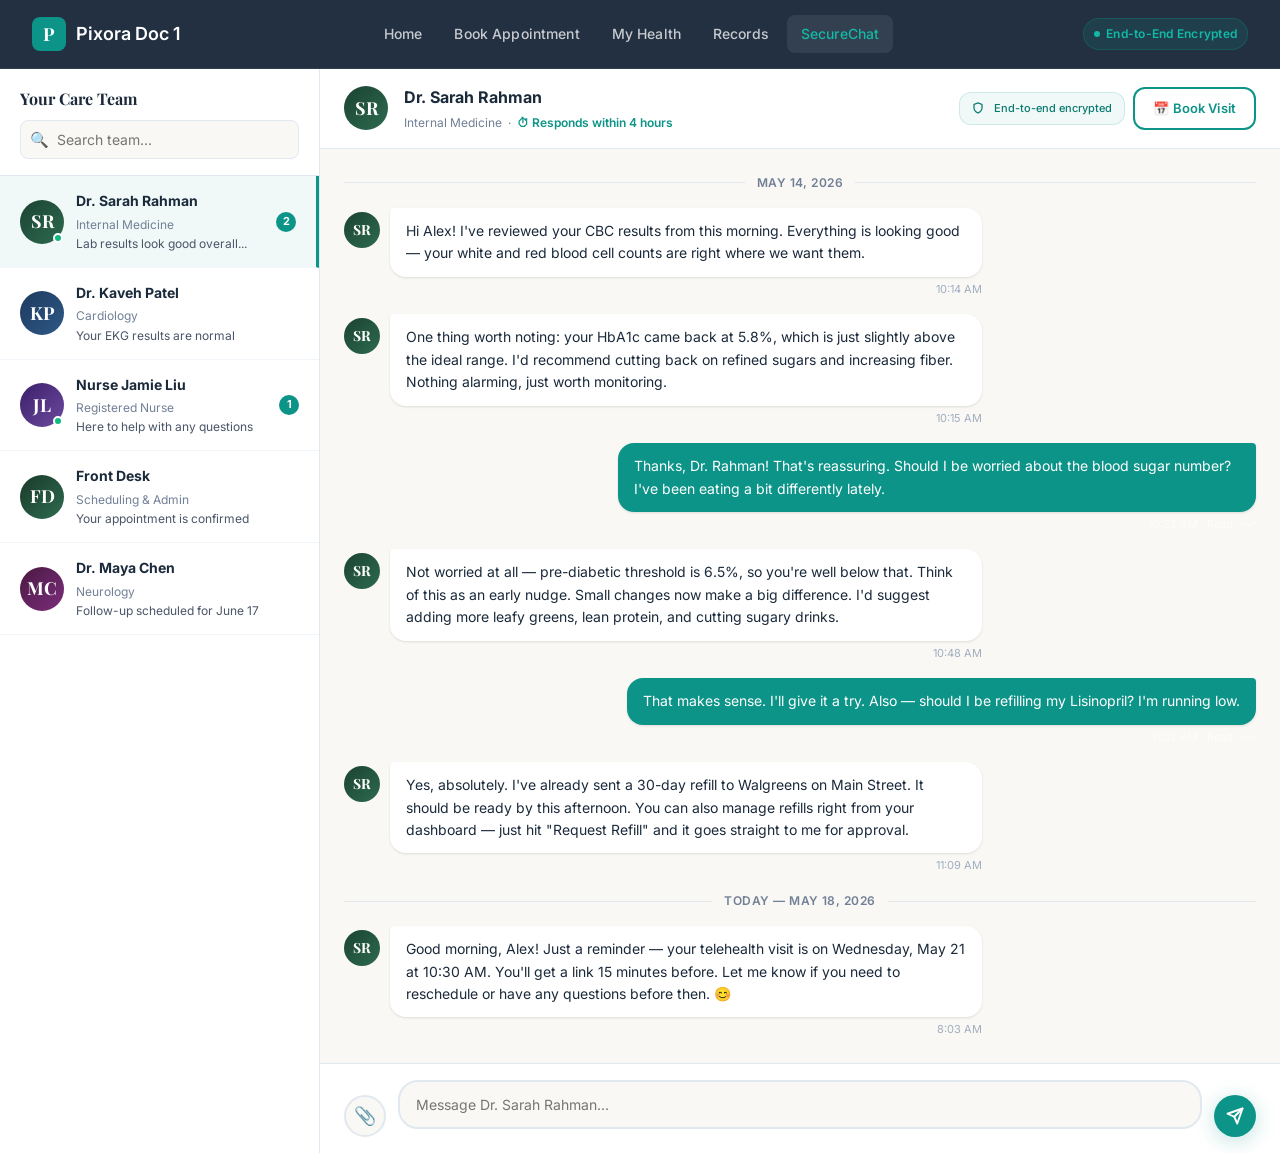
<file: doc-chat.html>
<!DOCTYPE html>
<html lang="en">
<head>
  <meta charset="UTF-8" />
  <meta name="viewport" content="width=device-width, initial-scale=1.0" />
  <title>SecureChat — Pixora Doc 1</title>
  <link rel="stylesheet" href="healthcare.css" />
  <style>
    body { overflow: hidden; }
    @media (max-width: 768px) { body { overflow: auto; } .chat-container { height: auto; min-height: calc(100vh - 68px); } }
  </style>
</head>
<body class="chat-page">

<!-- ─── Navigation ─── -->
<nav class="nav">
  <div class="nav-inner">
    <a href="doc-home.html" class="nav-logo">
      <div class="nav-logo-icon">P</div>
      Pixora Doc 1
    </a>
    <div class="nav-links">
      <a href="doc-home.html">Home</a>
      <a href="doc-booking.html">Book Appointment</a>
      <a href="doc-dashboard.html">My Health</a>
      <a href="doc-records.html">Records</a>
      <a href="doc-chat.html" class="active">SecureChat</a>
    </div>
    <div class="nav-cta">
      <span class="nav-badge">End-to-End Encrypted</span>
    </div>
    <button class="hamburger" onclick="toggleMobileMenu()" aria-label="Menu">
      <span></span><span></span><span></span>
    </button>
  </div>
</nav>

<div class="mobile-menu" id="mobileMenu" style="position:absolute;">
  <a href="doc-home.html">Home</a>
  <a href="doc-booking.html">Book Appointment</a>
  <a href="doc-dashboard.html">My Health</a>
  <a href="doc-records.html">Records</a>
  <a href="doc-chat.html" class="active">SecureChat</a>
</div>

<!-- ─── Chat Layout ─── -->
<div class="chat-container">

  <!-- Left: Care Team Panel -->
  <div class="care-panel">
    <div class="care-panel-header">
      <h3>Your Care Team</h3>
      <div class="care-search">
        <span class="care-search-icon">🔍</span>
        <input type="text" placeholder="Search team..." onkeyup="filterTeam(this.value)" />
      </div>
    </div>

    <div class="care-list" id="careList">

      <div class="care-member active" onclick="switchThread('Dr. Sarah Rahman', 'SR', 'Internal Medicine', 'Responds within 4 hours', true)" data-name="dr sarah rahman internal medicine">
        <div class="care-avatar" style="background:linear-gradient(135deg,#1b4332,#2d6a4f);">
          SR
          <span class="online-dot"></span>
        </div>
        <div class="care-info">
          <div class="care-name">Dr. Sarah Rahman</div>
          <div class="care-role">Internal Medicine</div>
          <div class="care-preview">Lab results look good overall...</div>
        </div>
        <div class="care-unread">2</div>
      </div>

      <div class="care-member" onclick="switchThread('Dr. Kaveh Patel', 'KP', 'Cardiology', 'Responds within 6 hours', false)" data-name="dr kaveh patel cardiology">
        <div class="care-avatar" style="background:linear-gradient(135deg,#1e3a5f,#2d5986);">KP</div>
        <div class="care-info">
          <div class="care-name">Dr. Kaveh Patel</div>
          <div class="care-role">Cardiology</div>
          <div class="care-preview">Your EKG results are normal</div>
        </div>
      </div>

      <div class="care-member" onclick="switchThread('Nurse Jamie Liu', 'JL', 'Registered Nurse', 'Online now', true)" data-name="nurse jamie liu registered nurse">
        <div class="care-avatar" style="background:linear-gradient(135deg,#3b1f6a,#6d4a9e);">
          JL
          <span class="online-dot"></span>
        </div>
        <div class="care-info">
          <div class="care-name">Nurse Jamie Liu</div>
          <div class="care-role">Registered Nurse</div>
          <div class="care-preview">Here to help with any questions</div>
        </div>
        <div class="care-unread">1</div>
      </div>

      <div class="care-member" onclick="switchThread('Front Desk', 'FD', 'Scheduling & Admin', 'Available M-F 8–5', false)" data-name="front desk scheduling admin">
        <div class="care-avatar" style="background:linear-gradient(135deg,#1a3a2a,#2e6b4f);">FD</div>
        <div class="care-info">
          <div class="care-name">Front Desk</div>
          <div class="care-role">Scheduling & Admin</div>
          <div class="care-preview">Your appointment is confirmed</div>
        </div>
      </div>

      <div class="care-member" onclick="switchThread('Dr. Maya Chen', 'MC', 'Neurology', 'Responds within 8 hours', false)" data-name="dr maya chen neurology">
        <div class="care-avatar" style="background:linear-gradient(135deg,#4a1942,#7b2d7b);">MC</div>
        <div class="care-info">
          <div class="care-name">Dr. Maya Chen</div>
          <div class="care-role">Neurology</div>
          <div class="care-preview">Follow-up scheduled for June 17</div>
        </div>
      </div>

    </div>
  </div>

  <!-- Right: Chat Thread -->
  <div class="chat-thread">

    <!-- Thread Header -->
    <div class="chat-thread-header">
      <div class="chat-thread-avatar" id="threadAvatar" style="background:linear-gradient(135deg,#1b4332,#2d6a4f);">SR</div>
      <div style="flex:1;">
        <div class="chat-thread-name" id="threadName">Dr. Sarah Rahman</div>
        <div class="chat-thread-status">
          Internal Medicine &nbsp;·&nbsp;
          <span class="response-time">⏱ Responds within 4 hours</span>
        </div>
      </div>
      <div style="display:flex;gap:8px;align-items:center;">
        <div class="hipaa-strip" style="font-size:11px;padding:7px 12px;">
          <svg width="12" height="12" viewBox="0 0 24 24" fill="none" stroke="currentColor" stroke-width="2.5"><path d="M12 22s8-4 8-10V5l-8-3-8 3v7c0 6 8 10 8 10z"/></svg>
          End-to-end encrypted
        </div>
        <a href="doc-booking.html" class="btn btn-outline-teal btn-sm">📅 Book Visit</a>
      </div>
    </div>

    <!-- Messages -->
    <div class="chat-messages" id="chatMessages">

      <div class="chat-date-divider"><span>May 14, 2026</span></div>

      <div class="chat-msg incoming">
        <div class="msg-avatar" style="background:linear-gradient(135deg,#1b4332,#2d6a4f);">SR</div>
        <div>
          <div class="msg-bubble">
            <div class="msg-text">Hi Alex! I've reviewed your CBC results from this morning. Everything is looking good — your white and red blood cell counts are right where we want them.</div>
          </div>
          <div class="msg-time">10:14 AM</div>
        </div>
      </div>

      <div class="chat-msg incoming">
        <div class="msg-avatar" style="background:linear-gradient(135deg,#1b4332,#2d6a4f);">SR</div>
        <div>
          <div class="msg-bubble">
            <div class="msg-text">One thing worth noting: your HbA1c came back at 5.8%, which is just slightly above the ideal range. I'd recommend cutting back on refined sugars and increasing fiber. Nothing alarming, just worth monitoring.</div>
          </div>
          <div class="msg-time">10:15 AM</div>
        </div>
      </div>

      <div class="chat-msg outgoing">
        <div>
          <div class="msg-bubble">
            <div class="msg-text">Thanks, Dr. Rahman! That's reassuring. Should I be worried about the blood sugar number? I've been eating a bit differently lately.</div>
          </div>
          <div class="msg-time">10:32 AM · Read ✓✓</div>
        </div>
      </div>

      <div class="chat-msg incoming">
        <div class="msg-avatar" style="background:linear-gradient(135deg,#1b4332,#2d6a4f);">SR</div>
        <div>
          <div class="msg-bubble">
            <div class="msg-text">Not worried at all — pre-diabetic threshold is 6.5%, so you're well below that. Think of this as an early nudge. Small changes now make a big difference. I'd suggest adding more leafy greens, lean protein, and cutting sugary drinks.</div>
          </div>
          <div class="msg-time">10:48 AM</div>
        </div>
      </div>

      <div class="chat-msg outgoing">
        <div>
          <div class="msg-bubble">
            <div class="msg-text">That makes sense. I'll give it a try. Also — should I be refilling my Lisinopril? I'm running low.</div>
          </div>
          <div class="msg-time">11:02 AM · Read ✓✓</div>
        </div>
      </div>

      <div class="chat-msg incoming">
        <div class="msg-avatar" style="background:linear-gradient(135deg,#1b4332,#2d6a4f);">SR</div>
        <div>
          <div class="msg-bubble">
            <div class="msg-text">Yes, absolutely. I've already sent a 30-day refill to Walgreens on Main Street. It should be ready by this afternoon. You can also manage refills right from your dashboard — just hit "Request Refill" and it goes straight to me for approval.</div>
          </div>
          <div class="msg-time">11:09 AM</div>
        </div>
      </div>

      <div class="chat-date-divider"><span>Today — May 18, 2026</span></div>

      <div class="chat-msg incoming" id="lastIncoming">
        <div class="msg-avatar" style="background:linear-gradient(135deg,#1b4332,#2d6a4f);">SR</div>
        <div>
          <div class="msg-bubble">
            <div class="msg-text">Good morning, Alex! Just a reminder — your telehealth visit is on Wednesday, May 21 at 10:30 AM. You'll get a link 15 minutes before. Let me know if you need to reschedule or have any questions before then. 😊</div>
          </div>
          <div class="msg-time">8:03 AM</div>
        </div>
      </div>

    </div>

    <!-- Input Bar -->
    <div class="chat-input-bar">
      <input type="file" id="fileInput" style="display:none;" onchange="handleAttachment(this)" accept="image/*,.pdf,.doc,.docx" />
      <button class="chat-attach-btn" onclick="document.getElementById('fileInput').click()" title="Attach a file or photo">📎</button>
      <div class="chat-input-wrap">
        <textarea class="chat-input" id="msgInput" rows="1" placeholder="Message Dr. Sarah Rahman..." onkeydown="handleEnter(event)" oninput="autoResize(this)"></textarea>
      </div>
      <button class="chat-send-btn" onclick="sendMessage()" title="Send message">
        <svg width="18" height="18" viewBox="0 0 24 24" fill="none" stroke="currentColor" stroke-width="2.5" stroke-linecap="round" stroke-linejoin="round">
          <line x1="22" y1="2" x2="11" y2="13"/><polygon points="22 2 15 22 11 13 2 9 22 2"/>
        </svg>
      </button>
    </div>

  </div>

</div>

<script>
  function toggleMobileMenu() {
    document.getElementById('mobileMenu').classList.toggle('open');
  }

  function autoResize(el) {
    el.style.height = 'auto';
    el.style.height = Math.min(el.scrollHeight, 120) + 'px';
  }

  function handleEnter(e) {
    if (e.key === 'Enter' && !e.shiftKey) {
      e.preventDefault();
      sendMessage();
    }
  }

  function sendMessage() {
    const input = document.getElementById('msgInput');
    const text = input.value.trim();
    if (!text) return;

    const messages = document.getElementById('chatMessages');
    const now = new Date();
    const time = now.toLocaleTimeString('en-US', { hour: 'numeric', minute: '2-digit' });

    const msg = document.createElement('div');
    msg.className = 'chat-msg outgoing';
    msg.innerHTML = `
      <div>
        <div class="msg-bubble"><div class="msg-text">${escapeHtml(text)}</div></div>
        <div class="msg-time">${time} · Sent</div>
      </div>`;
    messages.appendChild(msg);
    input.value = '';
    input.style.height = 'auto';
    messages.scrollTop = messages.scrollHeight;

    // Simulate doctor typing + reply
    setTimeout(() => {
      const typing = document.createElement('div');
      typing.className = 'chat-msg incoming';
      typing.id = 'typingIndicator';
      typing.innerHTML = `
        <div class="msg-avatar" style="background:linear-gradient(135deg,#1b4332,#2d6a4f);">${document.getElementById('threadAvatar').textContent}</div>
        <div>
          <div class="msg-bubble" style="padding:14px 18px;">
            <div style="display:flex;gap:5px;align-items:center;">
              <span style="width:7px;height:7px;background:var(--text-muted);border-radius:50%;animation:bounce 1s infinite;"></span>
              <span style="width:7px;height:7px;background:var(--text-muted);border-radius:50%;animation:bounce 1s 0.2s infinite;"></span>
              <span style="width:7px;height:7px;background:var(--text-muted);border-radius:50%;animation:bounce 1s 0.4s infinite;"></span>
            </div>
          </div>
        </div>`;
      messages.appendChild(typing);
      messages.scrollTop = messages.scrollHeight;

      const replies = [
        "Thanks for your message! I'll review this and get back to you shortly. Remember, for urgent concerns please call 911 or our nurse line.",
        "Got it! I'll take a look at that and follow up during your next visit or sooner if needed.",
        "Great question. I'm reviewing your records now and will send you a detailed response within a few hours.",
        "I appreciate you reaching out. Your concern is noted — I'll look into this and respond today.",
      ];

      setTimeout(() => {
        const indicator = document.getElementById('typingIndicator');
        if (indicator) indicator.remove();
        const reply = document.createElement('div');
        reply.className = 'chat-msg incoming';
        const replyTime = new Date().toLocaleTimeString('en-US', { hour: 'numeric', minute: '2-digit' });
        const avatarText = document.getElementById('threadAvatar').textContent;
        const avatarStyle = document.getElementById('threadAvatar').style.background;
        reply.innerHTML = `
          <div class="msg-avatar" style="background:${avatarStyle};">${avatarText}</div>
          <div>
            <div class="msg-bubble"><div class="msg-text">${replies[Math.floor(Math.random() * replies.length)]}</div></div>
            <div class="msg-time">${replyTime}</div>
          </div>`;
        messages.appendChild(reply);
        messages.scrollTop = messages.scrollHeight;
      }, 2200);
    }, 900);
  }

  function handleAttachment(input) {
    if (!input.files.length) return;
    const file = input.files[0];
    const messages = document.getElementById('chatMessages');
    const now = new Date();
    const time = now.toLocaleTimeString('en-US', { hour: 'numeric', minute: '2-digit' });
    const msg = document.createElement('div');
    msg.className = 'chat-msg outgoing';
    msg.innerHTML = `
      <div>
        <div class="msg-bubble" style="background:var(--navy);">
          <div style="display:flex;align-items:center;gap:10px;">
            <span style="font-size:22px;">${file.type.startsWith('image/') ? '🖼' : '📄'}</span>
            <div>
              <div style="font-size:13px;font-weight:600;color:#fff;">${escapeHtml(file.name)}</div>
              <div style="font-size:11px;color:rgba(255,255,255,0.65);">${(file.size / 1024).toFixed(0)} KB · Encrypted upload</div>
            </div>
          </div>
        </div>
        <div class="msg-time">${time} · Sent securely</div>
      </div>`;
    messages.appendChild(msg);
    messages.scrollTop = messages.scrollHeight;
    input.value = '';
  }

  function switchThread(name, initials, role, responseTime, online) {
    document.querySelectorAll('.care-member').forEach(m => m.classList.remove('active'));
    event.currentTarget.classList.add('active');
    // Remove unread badge
    const badge = event.currentTarget.querySelector('.care-unread');
    if (badge) badge.remove();

    document.getElementById('threadName').textContent = name;
    document.getElementById('threadAvatar').textContent = initials;

    const colors = { SR: 'linear-gradient(135deg,#1b4332,#2d6a4f)', KP: 'linear-gradient(135deg,#1e3a5f,#2d5986)', JL: 'linear-gradient(135deg,#3b1f6a,#6d4a9e)', FD: 'linear-gradient(135deg,#1a3a2a,#2e6b4f)', MC: 'linear-gradient(135deg,#4a1942,#7b2d7b)' };
    document.getElementById('threadAvatar').style.background = colors[initials] || 'linear-gradient(135deg,var(--navy),var(--navy-mid))';

    document.querySelector('.chat-thread-status').innerHTML = `${role} &nbsp;·&nbsp; <span class="response-time">⏱ ${responseTime}</span>`;
    document.querySelector('.chat-input').placeholder = `Message ${name}...`;
  }

  function filterTeam(q) {
    const term = q.toLowerCase();
    document.querySelectorAll('.care-member').forEach(m => {
      m.style.display = m.dataset.name.includes(term) ? '' : 'none';
    });
  }

  function escapeHtml(str) {
    return str.replace(/&/g,'&amp;').replace(/</g,'&lt;').replace(/>/g,'&gt;').replace(/"/g,'&quot;');
  }

  // Scroll to bottom on load
  window.addEventListener('load', () => {
    const messages = document.getElementById('chatMessages');
    messages.scrollTop = messages.scrollHeight;
  });

  // Add keyframe bounce animation for typing dots
  const style = document.createElement('style');
  style.textContent = `
    @keyframes bounce {
      0%, 60%, 100% { transform: translateY(0); }
      30% { transform: translateY(-6px); }
    }`;
  document.head.appendChild(style);
</script>
</body>
</html>
</file>
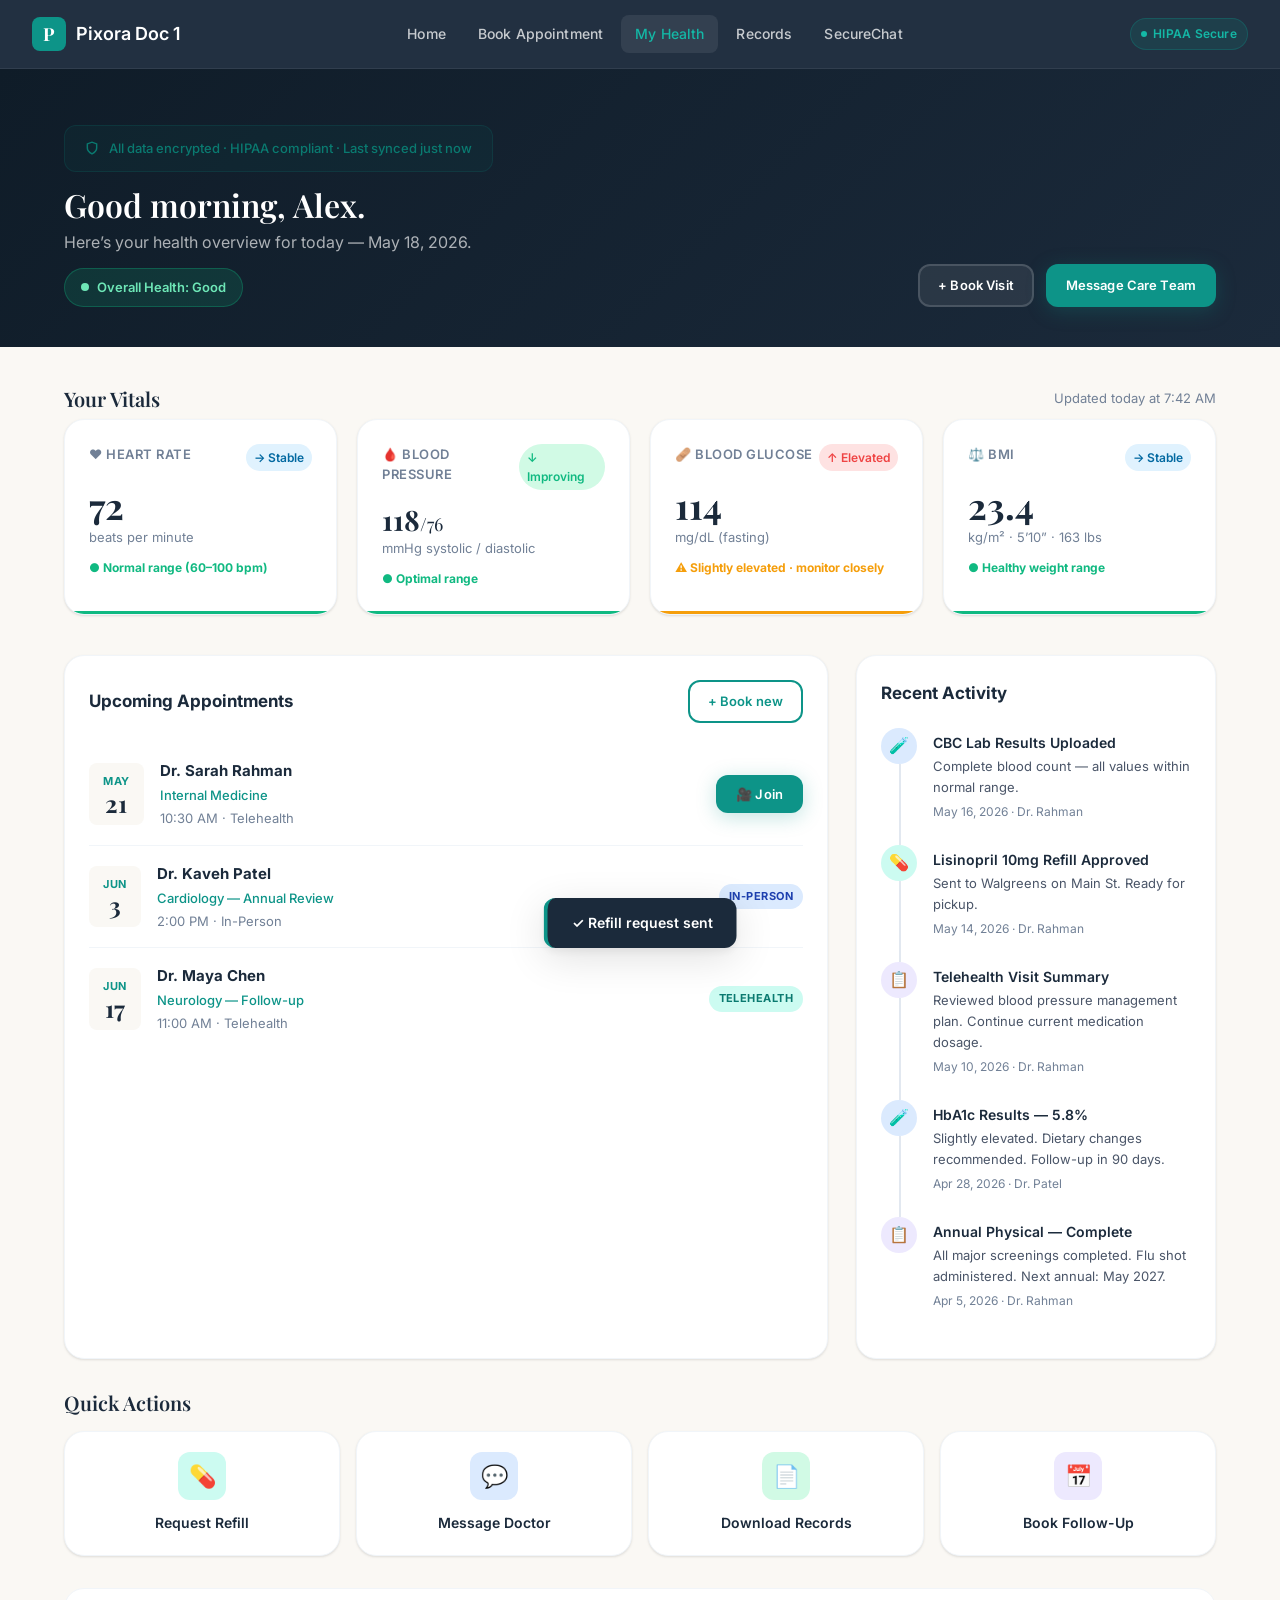
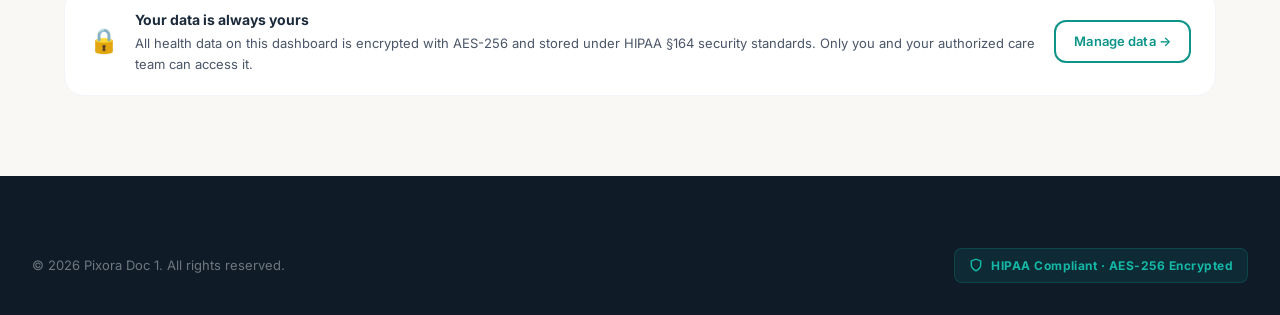
<file: doc-dashboard.html>
<!DOCTYPE html>
<html lang="en">
<head>
  <meta charset="UTF-8" />
  <meta name="viewport" content="width=device-width, initial-scale=1.0" />
  <title>My Health Dashboard — Pixora Doc 1</title>
  <link rel="stylesheet" href="healthcare.css" />
</head>
<body class="dashboard-page">
<nav class="nav">
  <div class="nav-inner">
    <a href="doc-home.html" class="nav-logo"><div class="nav-logo-icon">P</div>Pixora Doc 1</a>
    <div class="nav-links">
      <a href="doc-home.html">Home</a><a href="doc-booking.html">Book Appointment</a><a href="doc-dashboard.html" class="active">My Health</a><a href="doc-records.html">Records</a><a href="doc-chat.html">SecureChat</a>
    </div>
    <div class="nav-cta"><span class="nav-badge">HIPAA Secure</span></div>
    <button class="hamburger" onclick="toggleMobileMenu()" aria-label="Menu"><span></span><span></span><span></span></button>
  </div>
</nav>
<div class="mobile-menu" id="mobileMenu">
  <a href="doc-home.html">Home</a><a href="doc-booking.html">Book Appointment</a><a href="doc-dashboard.html" class="active">My Health</a><a href="doc-records.html">Records</a><a href="doc-chat.html">SecureChat</a>
</div>
<div class="dashboard-header">
  <div class="container">
    <div style="display:flex;justify-content:space-between;align-items:flex-start;flex-wrap:wrap;gap:16px;">
      <div class="dashboard-greeting">
        <div class="hipaa-strip" style="margin-bottom:14px;"><svg width="14" height="14" viewBox="0 0 24 24" fill="none" stroke="currentColor" stroke-width="2.5"><path d="M12 22s8-4 8-10V5l-8-3-8 3v7c0 6 8 10 8 10z"/></svg>All data encrypted · HIPAA compliant · Last synced just now</div>
        <h1>Good morning, Alex.</h1>
        <p>Here’s your health overview for today — May 18, 2026.</p>
        <div class="health-status-badge">Overall Health: Good</div>
      </div>
      <div style="display:flex;gap:12px;flex-wrap:wrap;align-self:flex-end;">
        <a href="doc-booking.html" class="btn btn-ghost btn-sm">+ Book Visit</a>
        <a href="doc-chat.html" class="btn btn-primary btn-sm">Message Care Team</a>
      </div>
    </div>
  </div>
</div>
<div class="dashboard-body">
  <div class="container">
    <div style="margin-bottom:8px;display:flex;justify-content:space-between;align-items:center;">
      <h2 style="font-size:20px;color:var(--navy);">Your Vitals</h2>
      <span style="font-size:13px;color:var(--text-muted);">Updated today at 7:42 AM</span>
    </div>
    <div class="vitals-grid">
      <div class="vital-card normal">
        <div class="vital-header"><div class="vital-label">❤️ Heart Rate</div><div class="vital-trend stable">→ Stable</div></div>
        <div class="vital-value" id="hrVal">72</div>
        <div class="vital-unit">beats per minute</div>
        <div class="vital-status normal">● Normal range (60–100 bpm)</div>
      </div>
      <div class="vital-card normal">
        <div class="vital-header"><div class="vital-label">🩸 Blood Pressure</div><div class="vital-trend down">↓ Improving</div></div>
        <div class="vital-value" style="font-size:28px;">118<span style="font-size:18px;font-weight:400;">/76</span></div>
        <div class="vital-unit">mmHg systolic / diastolic</div>
        <div class="vital-status normal">● Optimal range</div>
      </div>
      <div class="vital-card warning">
        <div class="vital-header"><div class="vital-label">🩹 Blood Glucose</div><div class="vital-trend up">↑ Elevated</div></div>
        <div class="vital-value">114</div>
        <div class="vital-unit">mg/dL (fasting)</div>
        <div class="vital-status warning">⚠ Slightly elevated · monitor closely</div>
      </div>
      <div class="vital-card normal">
        <div class="vital-header"><div class="vital-label">⚖️ BMI</div><div class="vital-trend stable">→ Stable</div></div>
        <div class="vital-value">23.4</div>
        <div class="vital-unit">kg/m² · 5’10” · 163 lbs</div>
        <div class="vital-status normal">● Healthy weight range</div>
      </div>
    </div>
    <div class="dashboard-grid">
      <div class="appt-card">
        <div class="appt-card-title">Upcoming Appointments<a href="doc-booking.html" class="btn btn-outline-teal btn-sm">+ Book new</a></div>
        <div class="appt-item"><div class="appt-date-box"><div class="appt-month">MAY</div><div class="appt-day">21</div></div><div class="appt-info"><div class="appt-doctor">Dr. Sarah Rahman</div><div class="appt-type">Internal Medicine</div><div class="appt-time">10:30 AM · Telehealth</div></div><button class="btn btn-primary btn-sm" onclick="joinCall()">🎥 Join</button></div>
        <div class="appt-item"><div class="appt-date-box"><div class="appt-month">JUN</div><div class="appt-day">3</div></div><div class="appt-info"><div class="appt-doctor">Dr. Kaveh Patel</div><div class="appt-type">Cardiology — Annual Review</div><div class="appt-time">2:00 PM · In-Person</div></div><span class="badge badge-blue">In-Person</span></div>
        <div class="appt-item"><div class="appt-date-box"><div class="appt-month">JUN</div><div class="appt-day">17</div></div><div class="appt-info"><div class="appt-doctor">Dr. Maya Chen</div><div class="appt-type">Neurology — Follow-up</div><div class="appt-time">11:00 AM · Telehealth</div></div><span class="badge badge-teal">Telehealth</span></div>
      </div>
      <div class="appt-card">
        <div class="appt-card-title">Recent Activity</div>
        <div class="timeline">
          <div class="timeline-item"><div class="timeline-dot lab">🧪</div><div class="timeline-content"><div class="timeline-title">CBC Lab Results Uploaded</div><div class="timeline-desc">Complete blood count — all values within normal range.</div><div class="timeline-date">May 16, 2026 · Dr. Rahman</div></div></div>
          <div class="timeline-item"><div class="timeline-dot rx">💊</div><div class="timeline-content"><div class="timeline-title">Lisinopril 10mg Refill Approved</div><div class="timeline-desc">Sent to Walgreens on Main St. Ready for pickup.</div><div class="timeline-date">May 14, 2026 · Dr. Rahman</div></div></div>
          <div class="timeline-item"><div class="timeline-dot visit">📋</div><div class="timeline-content"><div class="timeline-title">Telehealth Visit Summary</div><div class="timeline-desc">Reviewed blood pressure management plan. Continue current medication dosage.</div><div class="timeline-date">May 10, 2026 · Dr. Rahman</div></div></div>
          <div class="timeline-item"><div class="timeline-dot lab">🧪</div><div class="timeline-content"><div class="timeline-title">HbA1c Results — 5.8%</div><div class="timeline-desc">Slightly elevated. Dietary changes recommended. Follow-up in 90 days.</div><div class="timeline-date">Apr 28, 2026 · Dr. Patel</div></div></div>
          <div class="timeline-item"><div class="timeline-dot visit">📋</div><div class="timeline-content"><div class="timeline-title">Annual Physical — Complete</div><div class="timeline-desc">All major screenings completed. Flu shot administered. Next annual: May 2027.</div><div class="timeline-date">Apr 5, 2026 · Dr. Rahman</div></div></div>
        </div>
      </div>
    </div>
    <h2 style="font-size:20px;color:var(--navy);margin-bottom:16px;">Quick Actions</h2>
    <div class="quick-actions">
      <div class="quick-action" onclick="showToast('Refill request sent to Dr. Rahman')"><div class="qa-icon teal">💊</div><div class="qa-label">Request Refill</div></div>
      <div class="quick-action" onclick="window.location.href='doc-chat.html'"><div class="qa-icon blue">💬</div><div class="qa-label">Message Doctor</div></div>
      <div class="quick-action" onclick="window.location.href='doc-records.html'"><div class="qa-icon green">📄</div><div class="qa-label">Download Records</div></div>
      <div class="quick-action" onclick="window.location.href='doc-booking.html'"><div class="qa-icon purple">📅</div><div class="qa-label">Book Follow-Up</div></div>
    </div>
    <div style="background:var(--white);border:1px solid var(--border-light);border-radius:var(--radius-lg);padding:20px 24px;display:flex;align-items:center;gap:16px;margin-top:8px;flex-wrap:wrap;">
      <div style="font-size:24px;">🔒</div>
      <div style="flex:1;"><div style="font-size:14px;font-weight:700;color:var(--navy);margin-bottom:2px;">Your data is always yours</div><div style="font-size:13px;color:var(--text-secondary);">All health data on this dashboard is encrypted with AES-256 and stored under HIPAA §164 security standards. Only you and your authorized care team can access it.</div></div>
      <a href="doc-records.html" class="btn btn-outline-teal btn-sm">Manage data →</a>
    </div>
  </div>
</div>
<div id="toast" style="position:fixed;bottom:32px;left:50%;transform:translateX(-50%) translateY(80px);background:var(--navy);color:#fff;padding:14px 24px;border-radius:var(--radius-md);font-size:14px;font-weight:600;box-shadow:var(--shadow-lg);transition:transform 0.35s cubic-bezier(0.34,1.56,0.64,1);z-index:9999;pointer-events:none;border-left:4px solid var(--teal);">✓ Refill request sent</div>
<footer class="footer" style="margin-top:0;"><div class="footer-bottom" style="padding-top:24px;"><div class="footer-copy">© 2026 Pixora Doc 1. All rights reserved.</div><div class="hipaa-badge"><svg width="14" height="14" viewBox="0 0 24 24" fill="none" stroke="currentColor" stroke-width="2.5"><path d="M12 22s8-4 8-10V5l-8-3-8 3v7c0 6 8 10 8 10z"/></svg>HIPAA Compliant · AES-256 Encrypted</div></div></footer>
<script>
  function toggleMobileMenu() { document.getElementById('mobileMenu').classList.toggle('open'); }
  function joinCall() { alert('🎥 Launching secure telehealth session...\n\nIn production, this opens the HIPAA-encrypted video call with Dr. Sarah Rahman.'); }
  function showToast(msg) { const t = document.getElementById('toast'); t.textContent = '✓ ' + msg; t.style.transform = 'translateX(-50%) translateY(0)'; setTimeout(() => { t.style.transform = 'translateX(-50%) translateY(80px)'; }, 3200); }
  function animateHR() { const el = document.getElementById('hrVal'); const base = 72; setInterval(() => { el.textContent = base + Math.floor(Math.random() * 5) - 2; }, 3000); }
  animateHR();
</script>
</body>
</html>
</file>
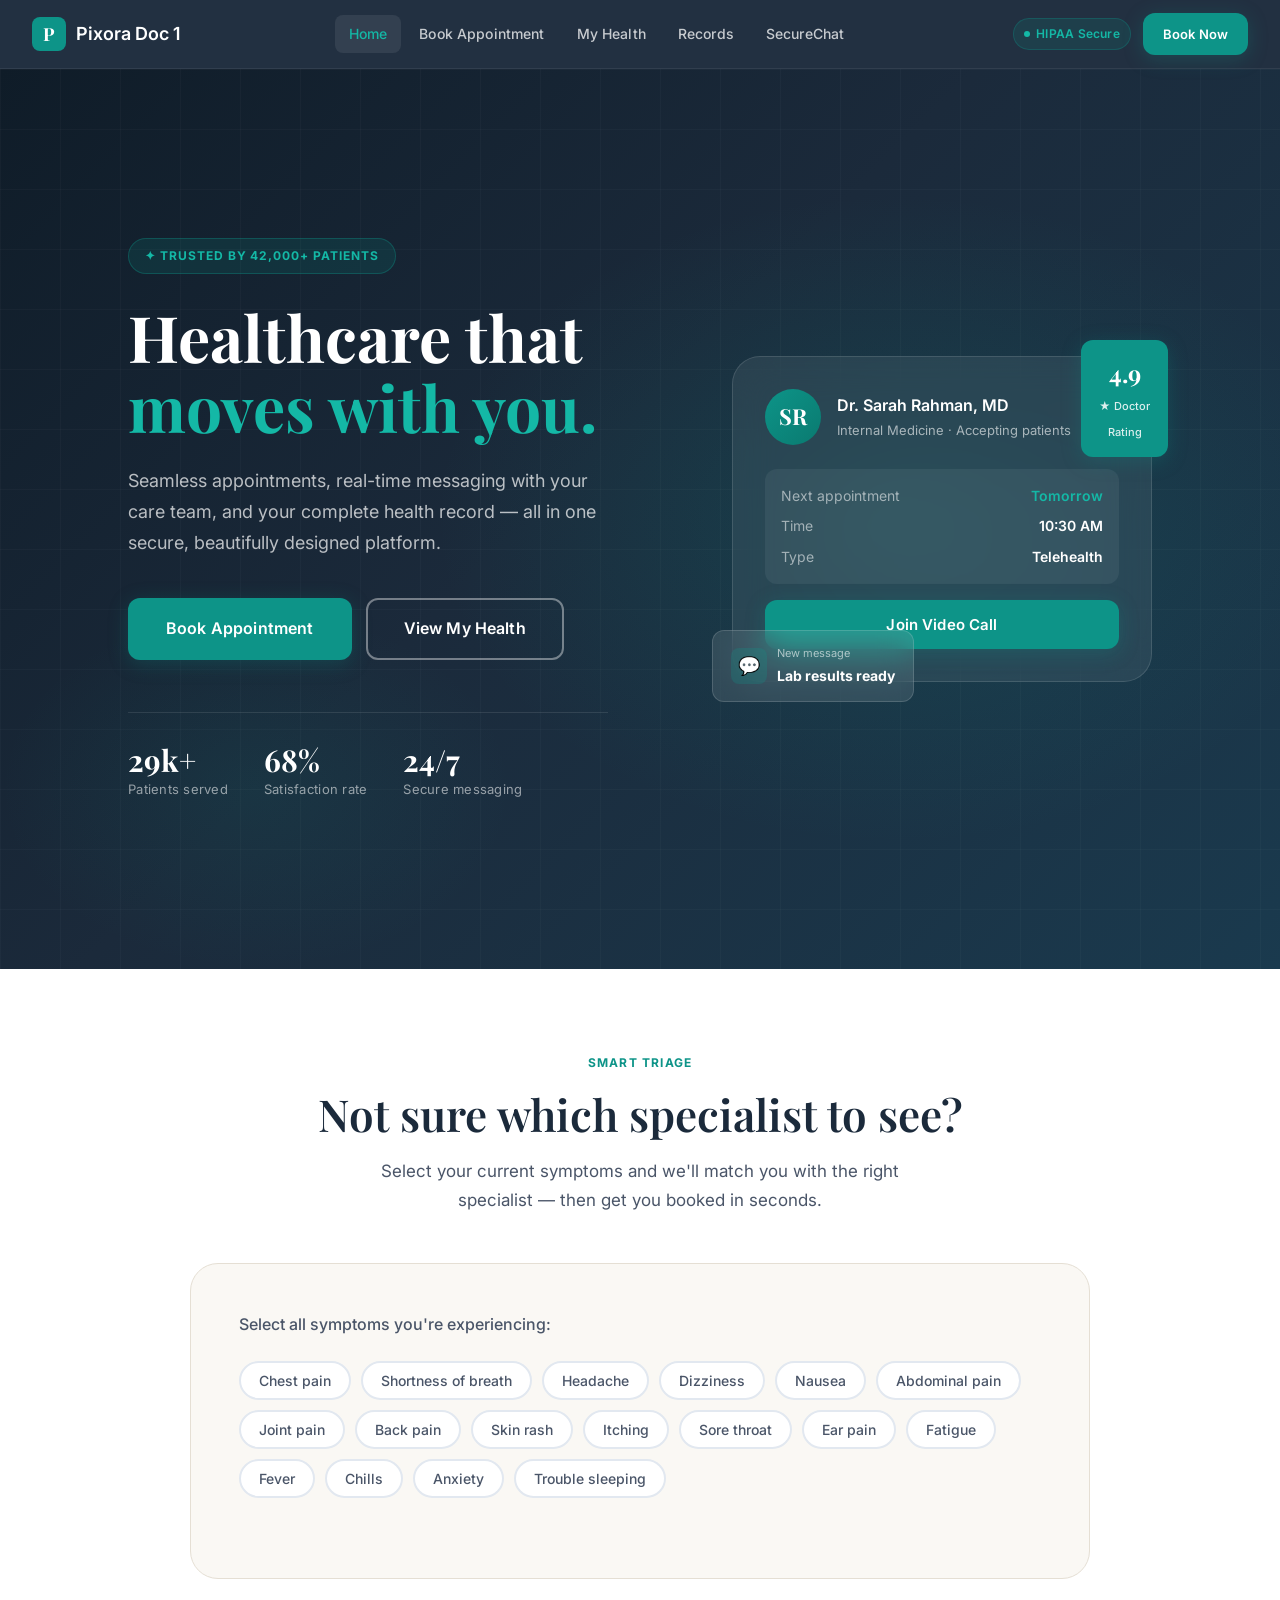
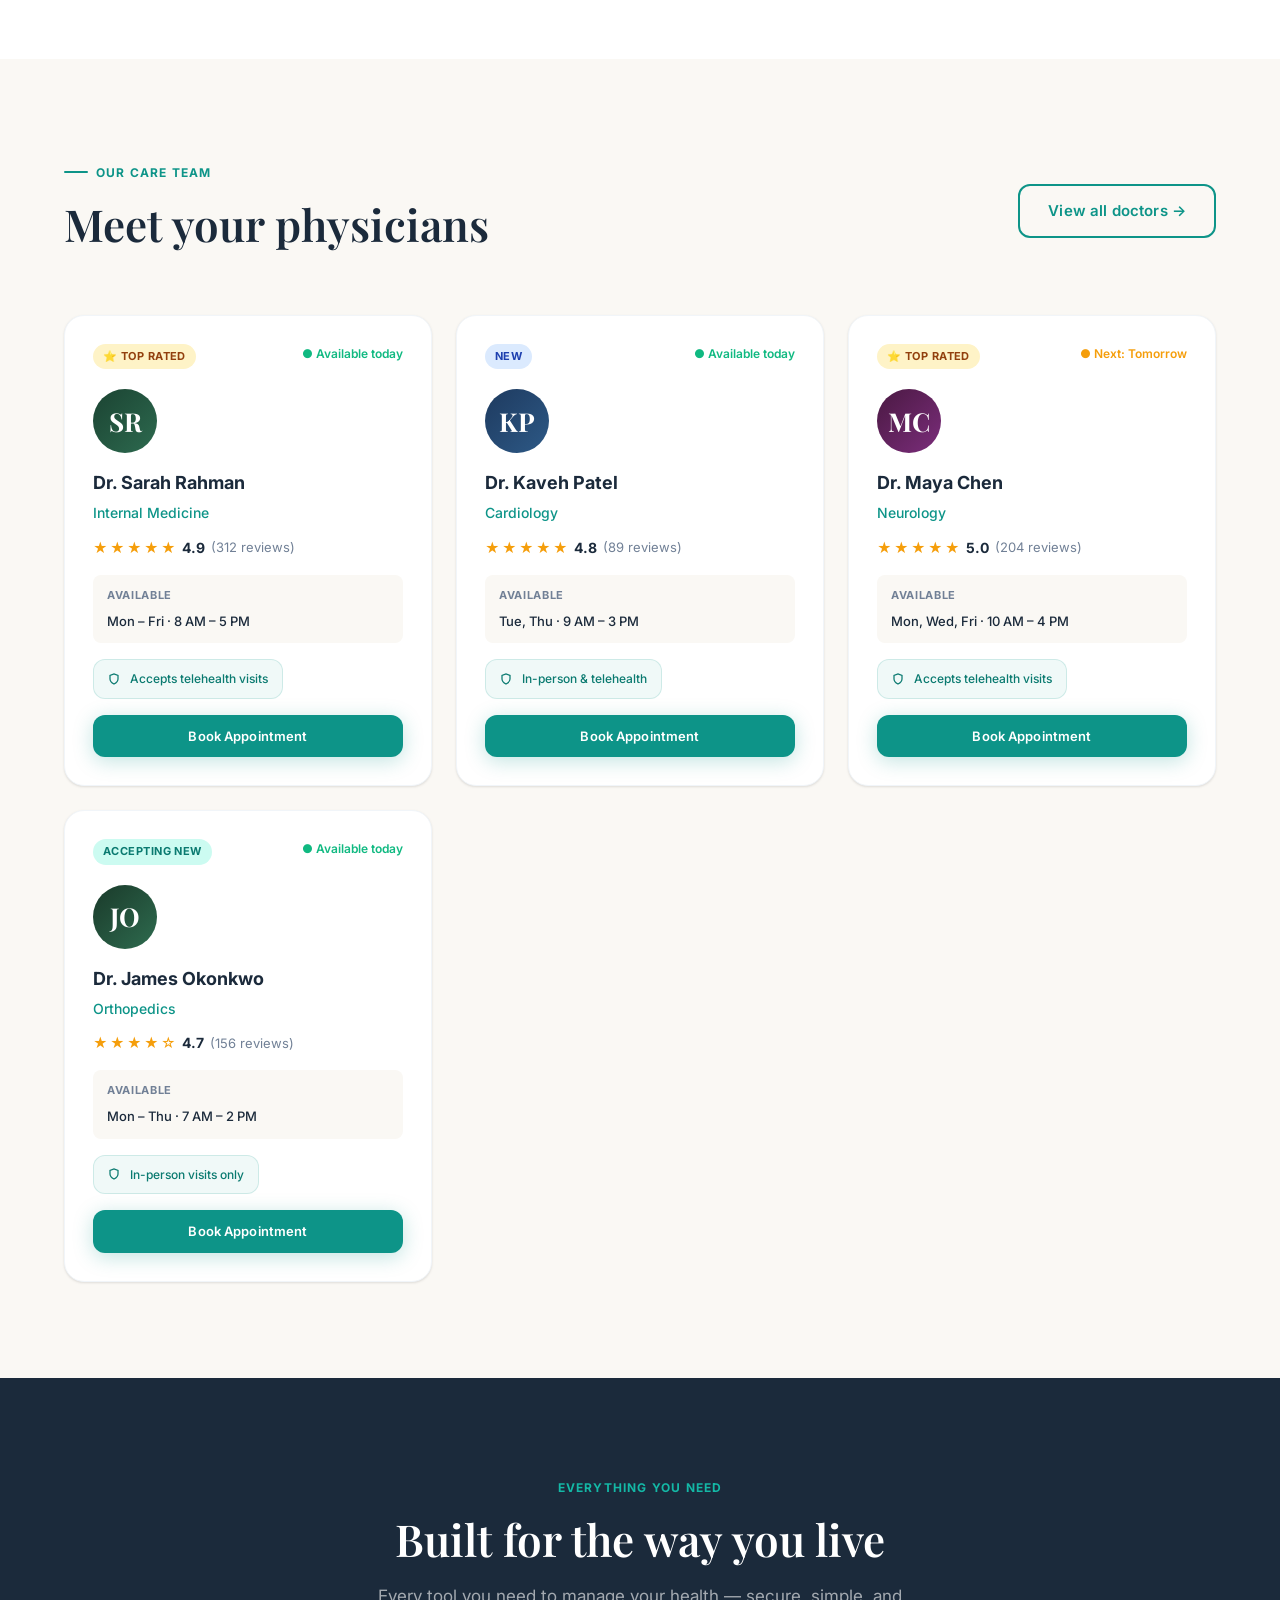
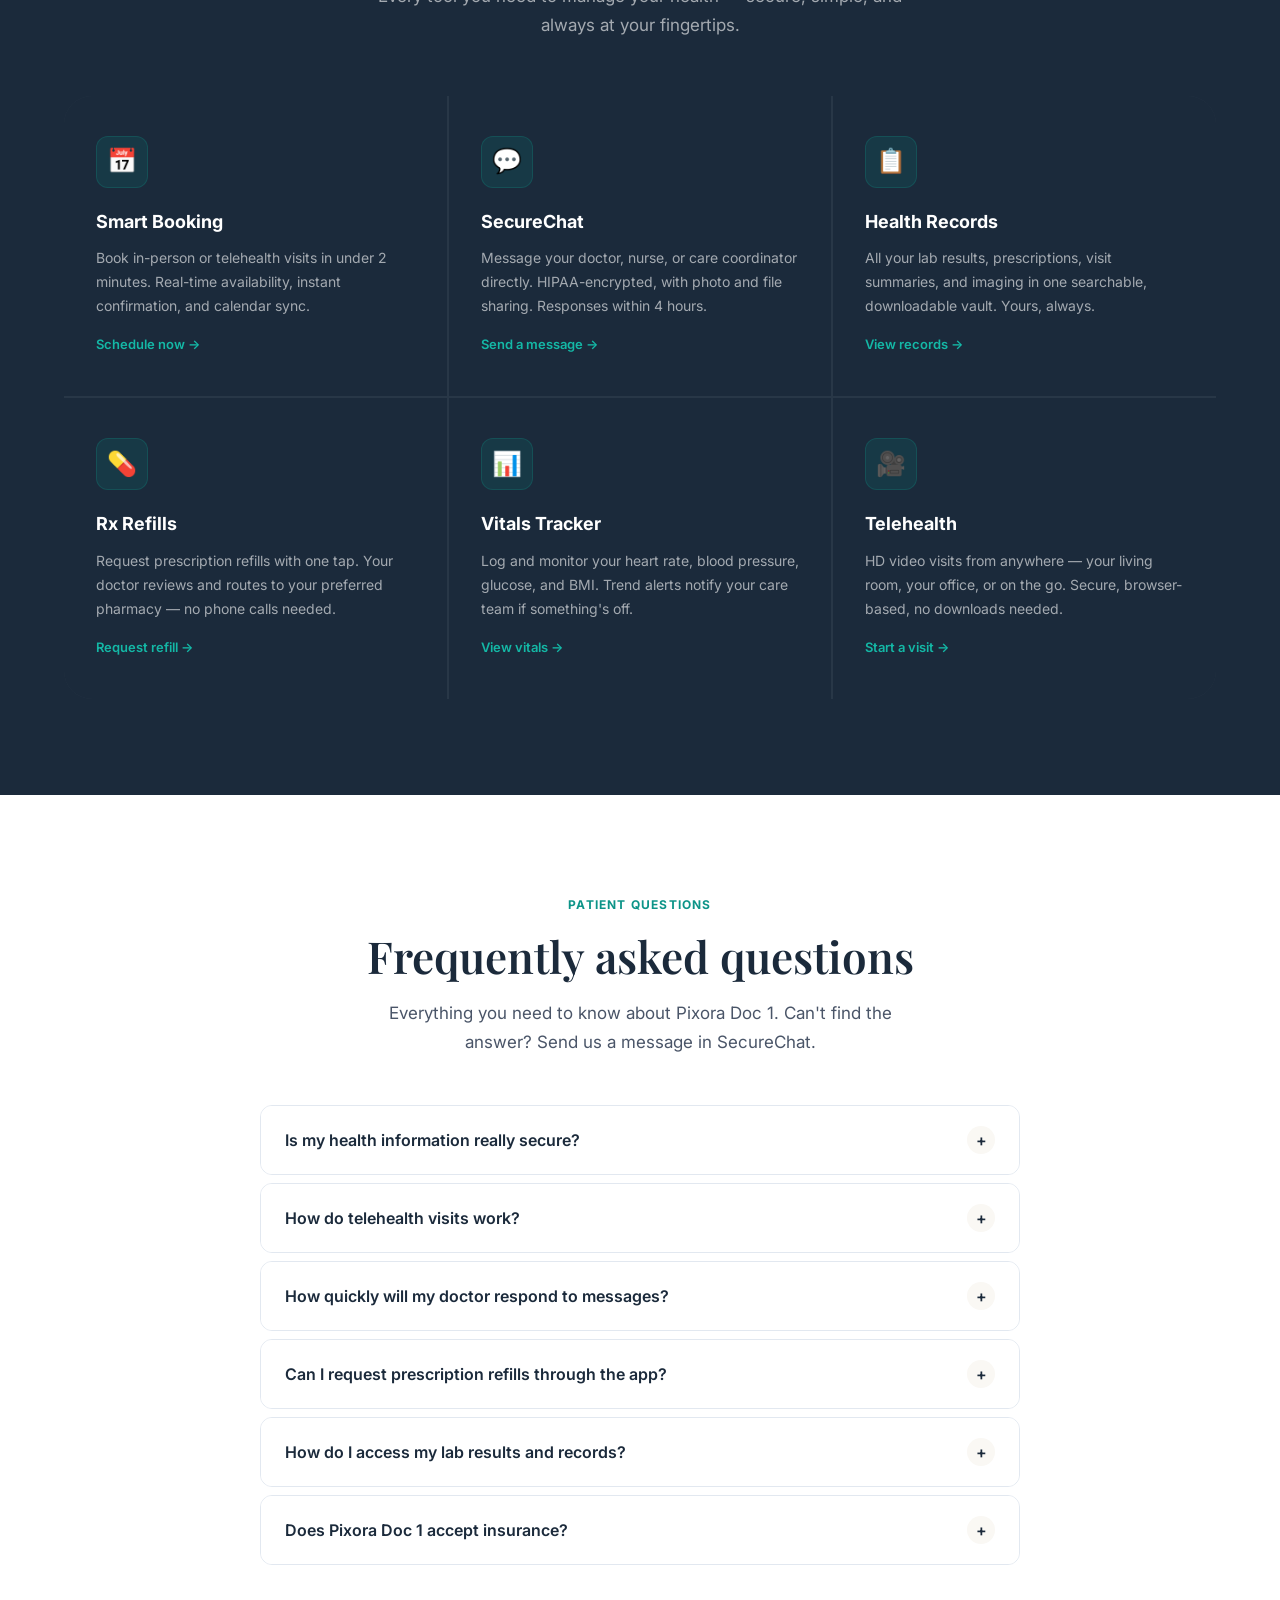
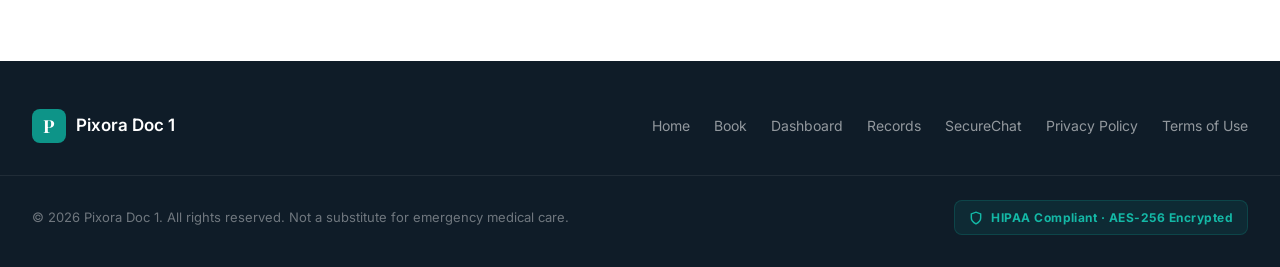
<file: doc-home.html>
<!DOCTYPE html>
<html lang="en">
<head>
  <meta charset="UTF-8" />
  <meta name="viewport" content="width=device-width, initial-scale=1.0" />
  <title>Pixora Doc 1 — Healthcare that moves with you</title>
  <link rel="stylesheet" href="healthcare.css" />
</head>
<body>

<nav class="nav">
  <div class="nav-inner">
    <a href="doc-home.html" class="nav-logo">
      <div class="nav-logo-icon">P</div>
      Pixora Doc 1
    </a>
    <div class="nav-links">
      <a href="doc-home.html" class="active">Home</a>
      <a href="doc-booking.html">Book Appointment</a>
      <a href="doc-dashboard.html">My Health</a>
      <a href="doc-records.html">Records</a>
      <a href="doc-chat.html">SecureChat</a>
    </div>
    <div class="nav-cta">
      <span class="nav-badge">HIPAA Secure</span>
      <a href="doc-booking.html" class="btn btn-primary btn-sm">Book Now</a>
    </div>
    <button class="hamburger" onclick="toggleMobileMenu()" aria-label="Menu">
      <span></span><span></span><span></span>
    </button>
  </div>
</nav>

<div class="mobile-menu" id="mobileMenu">
  <a href="doc-home.html" class="active">Home</a>
  <a href="doc-booking.html">Book Appointment</a>
  <a href="doc-dashboard.html">My Health</a>
  <a href="doc-records.html">Records</a>
  <a href="doc-chat.html">SecureChat</a>
  <a href="doc-booking.html" class="btn btn-primary" style="margin-top:12px;justify-content:center;">Book Now</a>
</div>

<section class="hero">
  <div class="hero-grid"></div>
  <div class="container">
    <div class="hero-inner">
      <div class="hero-content">
        <div class="hero-tag fade-up">✦ Trusted by 42,000+ patients</div>
        <h1 class="hero-headline fade-up delay-1">Healthcare that<br><span class="accent">moves with you.</span></h1>
        <p class="hero-sub fade-up delay-2">Seamless appointments, real-time messaging with your care team, and your complete health record — all in one secure, beautifully designed platform.</p>
        <div class="hero-actions fade-up delay-3">
          <a href="doc-booking.html" class="btn btn-primary btn-lg">Book Appointment</a>
          <a href="doc-dashboard.html" class="btn btn-outline btn-lg">View My Health</a>
        </div>
        <div class="hero-stats fade-up delay-4">
          <div>
            <div class="hero-stat-num"><span class="counter" data-target="42000" data-suffix="+" data-prefix="">0</span></div>
            <div class="hero-stat-label">Patients served</div>
          </div>
          <div>
            <div class="hero-stat-num"><span class="counter" data-target="98" data-suffix="%" data-prefix="">0</span></div>
            <div class="hero-stat-label">Satisfaction rate</div>
          </div>
          <div>
            <div class="hero-stat-num">24/7</div>
            <div class="hero-stat-label">Secure messaging</div>
          </div>
        </div>
      </div>
      <div class="hero-visual">
        <div class="hero-card-stack fade-up delay-2">
          <div class="hero-main-card">
            <div class="hero-doctor-info">
              <div class="hero-doc-avatar">SR</div>
              <div>
                <div class="hero-doc-name">Dr. Sarah Rahman, MD</div>
                <div class="hero-doc-spec">Internal Medicine · Accepting patients</div>
              </div>
            </div>
            <div class="hero-appt-info">
              <div class="hero-appt-row"><span class="hero-appt-label">Next appointment</span><span class="hero-appt-val teal">Tomorrow</span></div>
              <div class="hero-appt-row"><span class="hero-appt-label">Time</span><span class="hero-appt-val">10:30 AM</span></div>
              <div class="hero-appt-row"><span class="hero-appt-label">Type</span><span class="hero-appt-val">Telehealth</span></div>
            </div>
            <button class="btn btn-primary w-full" onclick="window.location.href='doc-booking.html'">Join Video Call</button>
          </div>
          <div class="hero-card-badge"><span class="hero-badge-num">4.9</span><span class="hero-badge-label">★ Doctor<br>Rating</span></div>
          <div class="hero-card-small">
            <div class="hero-small-icon">💬</div>
            <div><div class="hero-small-label">New message</div><div class="hero-small-val">Lab results ready</div></div>
          </div>
        </div>
      </div>
    </div>
  </div>
</section>

<section class="symptom-section">
  <div class="container">
    <div class="text-center">
      <div class="section-tag">Smart Triage</div>
      <h2 class="section-title">Not sure which specialist to see?</h2>
      <p class="section-sub">Select your current symptoms and we'll match you with the right specialist — then get you booked in seconds.</p>
    </div>
    <div class="symptom-box">
      <div class="symptom-prompt">Select all symptoms you're experiencing:</div>
      <div class="symptom-tags" id="symptomTags">
        <button class="symptom-tag" data-category="cardio">Chest pain</button>
        <button class="symptom-tag" data-category="cardio">Shortness of breath</button>
        <button class="symptom-tag" data-category="neuro">Headache</button>
        <button class="symptom-tag" data-category="neuro">Dizziness</button>
        <button class="symptom-tag" data-category="gi">Nausea</button>
        <button class="symptom-tag" data-category="gi">Abdominal pain</button>
        <button class="symptom-tag" data-category="ortho">Joint pain</button>
        <button class="symptom-tag" data-category="ortho">Back pain</button>
        <button class="symptom-tag" data-category="derm">Skin rash</button>
        <button class="symptom-tag" data-category="derm">Itching</button>
        <button class="symptom-tag" data-category="ent">Sore throat</button>
        <button class="symptom-tag" data-category="ent">Ear pain</button>
        <button class="symptom-tag" data-category="general">Fatigue</button>
        <button class="symptom-tag" data-category="general">Fever</button>
        <button class="symptom-tag" data-category="general">Chills</button>
        <button class="symptom-tag" data-category="psych">Anxiety</button>
        <button class="symptom-tag" data-category="psych">Trouble sleeping</button>
      </div>
      <div class="symptom-result" id="symptomResult">
        <div class="symptom-result-icon" id="symptomIcon">🫀</div>
        <div class="symptom-result-text">
          <div class="symptom-result-label">Recommended Specialist</div>
          <div class="symptom-result-title" id="symptomSpecialist">Cardiologist</div>
          <div class="symptom-result-desc" id="symptomDesc">Based on your symptoms, we recommend seeing a cardiologist. Dr. Patel is available this week.</div>
        </div>
        <a href="doc-booking.html" class="btn btn-primary btn-sm">Book Now →</a>
      </div>
    </div>
  </div>
</section>

<section class="physicians-section section">
  <div class="container">
    <div class="flex justify-between items-center" style="flex-wrap:wrap;gap:16px;margin-bottom:0;">
      <div><div class="section-tag">Our Care Team</div><h2 class="section-title">Meet your physicians</h2></div>
      <a href="doc-booking.html" class="btn btn-outline-teal">View all doctors →</a>
    </div>
    <div class="doctors-grid">
      <div class="doctor-card">
        <div class="doc-badge-row"><span class="badge badge-gold">⭐ Top Rated</span><span style="font-size:12px;color:var(--success);font-weight:600;">● Available today</span></div>
        <div class="doc-avatar" style="background:linear-gradient(135deg,#1b4332,#2d6a4f);">SR</div>
        <div class="doc-name">Dr. Sarah Rahman</div><div class="doc-specialty">Internal Medicine</div>
        <div class="doc-rating"><div class="stars"><span>★</span><span>★</span><span>★</span><span>★</span><span>★</span></div><span class="doc-rating-num">4.9</span><span class="doc-rating-count">(312 reviews)</span></div>
        <div class="doc-schedule"><div class="doc-schedule-label">Available</div><div class="doc-schedule-days">Mon – Fri · 8 AM – 5 PM</div></div>
        <div class="hipaa-strip" style="margin-bottom:16px;font-size:12px;padding:9px 14px;"><svg width="12" height="12" viewBox="0 0 24 24" fill="none" stroke="currentColor" stroke-width="2.5"><path d="M12 22s8-4 8-10V5l-8-3-8 3v7c0 6 8 10 8 10z"/></svg> Accepts telehealth visits</div>
        <a href="doc-booking.html" class="btn btn-primary w-full btn-sm">Book Appointment</a>
      </div>
      <div class="doctor-card">
        <div class="doc-badge-row"><span class="badge badge-blue">New</span><span style="font-size:12px;color:var(--success);font-weight:600;">● Available today</span></div>
        <div class="doc-avatar" style="background:linear-gradient(135deg,#1e3a5f,#2d5986);">KP</div>
        <div class="doc-name">Dr. Kaveh Patel</div><div class="doc-specialty">Cardiology</div>
        <div class="doc-rating"><div class="stars"><span>★</span><span>★</span><span>★</span><span>★</span><span>★</span></div><span class="doc-rating-num">4.8</span><span class="doc-rating-count">(89 reviews)</span></div>
        <div class="doc-schedule"><div class="doc-schedule-label">Available</div><div class="doc-schedule-days">Tue, Thu · 9 AM – 3 PM</div></div>
        <div class="hipaa-strip" style="margin-bottom:16px;font-size:12px;padding:9px 14px;"><svg width="12" height="12" viewBox="0 0 24 24" fill="none" stroke="currentColor" stroke-width="2.5"><path d="M12 22s8-4 8-10V5l-8-3-8 3v7c0 6 8 10 8 10z"/></svg> In-person &amp; telehealth</div>
        <a href="doc-booking.html" class="btn btn-primary w-full btn-sm">Book Appointment</a>
      </div>
      <div class="doctor-card">
        <div class="doc-badge-row"><span class="badge badge-gold">⭐ Top Rated</span><span style="font-size:12px;color:var(--warning);font-weight:600;">● Next: Tomorrow</span></div>
        <div class="doc-avatar" style="background:linear-gradient(135deg,#4a1942,#7b2d7b);">MC</div>
        <div class="doc-name">Dr. Maya Chen</div><div class="doc-specialty">Neurology</div>
        <div class="doc-rating"><div class="stars"><span>★</span><span>★</span><span>★</span><span>★</span><span>★</span></div><span class="doc-rating-num">5.0</span><span class="doc-rating-count">(204 reviews)</span></div>
        <div class="doc-schedule"><div class="doc-schedule-label">Available</div><div class="doc-schedule-days">Mon, Wed, Fri · 10 AM – 4 PM</div></div>
        <div class="hipaa-strip" style="margin-bottom:16px;font-size:12px;padding:9px 14px;"><svg width="12" height="12" viewBox="0 0 24 24" fill="none" stroke="currentColor" stroke-width="2.5"><path d="M12 22s8-4 8-10V5l-8-3-8 3v7c0 6 8 10 8 10z"/></svg> Accepts telehealth visits</div>
        <a href="doc-booking.html" class="btn btn-primary w-full btn-sm">Book Appointment</a>
      </div>
      <div class="doctor-card">
        <div class="doc-badge-row"><span class="badge badge-teal">Accepting New</span><span style="font-size:12px;color:var(--success);font-weight:600;">● Available today</span></div>
        <div class="doc-avatar" style="background:linear-gradient(135deg,#1a3a2a,#2e6b4f);">JO</div>
        <div class="doc-name">Dr. James Okonkwo</div><div class="doc-specialty">Orthopedics</div>
        <div class="doc-rating"><div class="stars"><span>★</span><span>★</span><span>★</span><span>★</span><span>☆</span></div><span class="doc-rating-num">4.7</span><span class="doc-rating-count">(156 reviews)</span></div>
        <div class="doc-schedule"><div class="doc-schedule-label">Available</div><div class="doc-schedule-days">Mon – Thu · 7 AM – 2 PM</div></div>
        <div class="hipaa-strip" style="margin-bottom:16px;font-size:12px;padding:9px 14px;"><svg width="12" height="12" viewBox="0 0 24 24" fill="none" stroke="currentColor" stroke-width="2.5"><path d="M12 22s8-4 8-10V5l-8-3-8 3v7c0 6 8 10 8 10z"/></svg> In-person visits only</div>
        <a href="doc-booking.html" class="btn btn-primary w-full btn-sm">Book Appointment</a>
      </div>
    </div>
  </div>
</section>

<section class="features-section">
  <div class="container">
    <div class="text-center">
      <div class="section-tag" style="color:var(--teal-light);justify-content:center;">Everything you need</div>
      <h2 class="section-title" style="color:var(--white);">Built for the way you live</h2>
      <p class="section-sub" style="color:rgba(255,255,255,0.60);margin:0 auto;">Every tool you need to manage your health — secure, simple, and always at your fingertips.</p>
    </div>
    <div class="features-grid">
      <div class="feature-card"><div class="feature-icon">📅</div><div class="feature-title">Smart Booking</div><div class="feature-desc">Book in-person or telehealth visits in under 2 minutes. Real-time availability, instant confirmation, and calendar sync.</div><a href="doc-booking.html" class="feature-link">Schedule now →</a></div>
      <div class="feature-card"><div class="feature-icon">💬</div><div class="feature-title">SecureChat</div><div class="feature-desc">Message your doctor, nurse, or care coordinator directly. HIPAA-encrypted, with photo and file sharing. Responses within 4 hours.</div><a href="doc-chat.html" class="feature-link">Send a message →</a></div>
      <div class="feature-card"><div class="feature-icon">📋</div><div class="feature-title">Health Records</div><div class="feature-desc">All your lab results, prescriptions, visit summaries, and imaging in one searchable, downloadable vault. Yours, always.</div><a href="doc-records.html" class="feature-link">View records →</a></div>
      <div class="feature-card"><div class="feature-icon">💊</div><div class="feature-title">Rx Refills</div><div class="feature-desc">Request prescription refills with one tap. Your doctor reviews and routes to your preferred pharmacy — no phone calls needed.</div><a href="doc-dashboard.html" class="feature-link">Request refill →</a></div>
      <div class="feature-card"><div class="feature-icon">📊</div><div class="feature-title">Vitals Tracker</div><div class="feature-desc">Log and monitor your heart rate, blood pressure, glucose, and BMI. Trend alerts notify your care team if something's off.</div><a href="doc-dashboard.html" class="feature-link">View vitals →</a></div>
      <div class="feature-card"><div class="feature-icon">🎥</div><div class="feature-title">Telehealth</div><div class="feature-desc">HD video visits from anywhere — your living room, your office, or on the go. Secure, browser-based, no downloads needed.</div><a href="doc-booking.html" class="feature-link">Start a visit →</a></div>
    </div>
  </div>
</section>

<section class="faq-section section">
  <div class="container">
    <div class="text-center">
      <div class="section-tag">Patient Questions</div>
      <h2 class="section-title">Frequently asked questions</h2>
      <p class="section-sub">Everything you need to know about Pixora Doc 1. Can't find the answer? Send us a message in SecureChat.</p>
    </div>
    <div class="faq-list">
      <div class="faq-item"><button class="faq-question" onclick="toggleFaq(this)">Is my health information really secure?<span class="faq-icon">+</span></button><div class="faq-answer"><div class="faq-answer-inner">Absolutely. Pixora Doc 1 is fully HIPAA-compliant. All data is encrypted at rest (AES-256) and in transit (TLS 1.3). We never sell your data, and access is strictly controlled. You can download or delete your records at any time. Our security is independently audited quarterly.</div></div></div>
      <div class="faq-item"><button class="faq-question" onclick="toggleFaq(this)">How do telehealth visits work?<span class="faq-icon">+</span></button><div class="faq-answer"><div class="faq-answer-inner">Simply book a telehealth appointment and at your visit time, click "Join Video Call" from your dashboard or the confirmation email. No downloads required — everything runs in your browser. Your doctor joins the same link. Telehealth visits are typically available within 24 hours for most specialties.</div></div></div>
      <div class="faq-item"><button class="faq-question" onclick="toggleFaq(this)">How quickly will my doctor respond to messages?<span class="faq-icon">+</span></button><div class="faq-answer"><div class="faq-answer-inner">Our care team responds to SecureChat messages within 4 hours during business hours (8 AM – 6 PM, Mon–Fri). For urgent medical concerns, please call 911 or visit your nearest emergency room. For after-hours questions, our nursing team is available via chat 24/7.</div></div></div>
      <div class="faq-item"><button class="faq-question" onclick="toggleFaq(this)">Can I request prescription refills through the app?<span class="faq-icon">+</span></button><div class="faq-answer"><div class="faq-answer-inner">Yes. Simply tap "Request Refill" from your dashboard, select the medication and your preferred pharmacy, and your doctor will review within 24 hours. Most refills are approved and sent to pharmacy the same day. You'll receive a notification when it's ready for pickup.</div></div></div>
      <div class="faq-item"><button class="faq-question" onclick="toggleFaq(this)">How do I access my lab results and records?<span class="faq-icon">+</span></button><div class="faq-answer"><div class="faq-answer-inner">All your records are available under the Medical Records tab. Lab results are typically uploaded within 24 hours of being processed. You can filter by type, search by date, and download any record as a PDF. Your complete history is always there — no requesting records from different providers.</div></div></div>
      <div class="faq-item"><button class="faq-question" onclick="toggleFaq(this)">Does Pixora Doc 1 accept insurance?<span class="faq-icon">+</span></button><div class="faq-answer"><div class="faq-answer-inner">We accept most major insurance plans including Blue Cross Blue Shield, Aetna, Cigna, UnitedHealthcare, and Medicare. During booking, you can enter your insurance information and we'll verify eligibility in real time. We also offer transparent self-pay pricing for uninsured patients.</div></div></div>
    </div>
  </div>
</section>

<footer class="footer">
  <div class="footer-inner">
    <div class="footer-logo"><div class="nav-logo-icon">P</div>Pixora Doc 1</div>
    <div class="footer-links">
      <a href="doc-home.html">Home</a><a href="doc-booking.html">Book</a><a href="doc-dashboard.html">Dashboard</a><a href="doc-records.html">Records</a><a href="doc-chat.html">SecureChat</a><a href="#">Privacy Policy</a><a href="#">Terms of Use</a>
    </div>
  </div>
  <div class="footer-bottom">
    <div class="footer-copy">© 2026 Pixora Doc 1. All rights reserved. Not a substitute for emergency medical care.</div>
    <div class="hipaa-badge"><svg width="14" height="14" viewBox="0 0 24 24" fill="none" stroke="currentColor" stroke-width="2.5"><path d="M12 22s8-4 8-10V5l-8-3-8 3v7c0 6 8 10 8 10z"/></svg>HIPAA Compliant · AES-256 Encrypted</div>
  </div>
</footer>

<script>
  function animateCounters() {
    document.querySelectorAll('.counter').forEach(el => {
      const target = parseInt(el.dataset.target);
      const suffix = el.dataset.suffix || '';
      const duration = 2000;
      const step = target / (duration / 16);
      let current = 0;
      const update = () => {
        current = Math.min(current + step, target);
        if (target >= 1000) {
          el.textContent = (current >= 1000 ? (current / 1000).toFixed(0) + 'k' : Math.round(current)) + suffix;
        } else {
          el.textContent = Math.round(current) + suffix;
        }
        if (current < target) requestAnimationFrame(update);
      };
      requestAnimationFrame(update);
    });
  }

  const io = new IntersectionObserver(entries => {
    entries.forEach(e => { if (e.isIntersecting) { animateCounters(); io.disconnect(); } });
  }, { threshold: 0.3 });
  io.observe(document.querySelector('.hero-stats'));

  function toggleFaq(btn) {
    const item = btn.closest('.faq-item');
    const answer = item.querySelector('.faq-answer');
    const isOpen = item.classList.contains('open');
    document.querySelectorAll('.faq-item.open').forEach(i => {
      i.classList.remove('open');
      i.querySelector('.faq-answer').style.maxHeight = '0';
    });
    if (!isOpen) {
      item.classList.add('open');
      answer.style.maxHeight = answer.scrollHeight + 'px';
    }
  }

  const specialistMap = {
    cardio: { icon: '🫀', name: 'Cardiologist', desc: 'Based on your symptoms, we recommend seeing a cardiologist. Dr. Kaveh Patel is available this Thursday.' },
    neuro:  { icon: '🧠', name: 'Neurologist', desc: 'Your symptoms point to a neurological concern. Dr. Maya Chen has availability starting tomorrow.' },
    gi:     { icon: '🫄', name: 'Gastroenterologist', desc: 'Your symptoms may be GI-related. A gastroenterologist can help. We have openings this week.' },
    ortho:  { icon: '🦴', name: 'Orthopedic Specialist', desc: 'Musculoskeletal symptoms detected. Dr. James Okonkwo specializes in joint and back care — available Monday.' },
    derm:   { icon: '🧴', name: 'Dermatologist', desc: 'Skin-related symptoms noted. Our dermatology team has same-week availability.' },
    ent:    { icon: '👂', name: 'ENT Specialist', desc: 'Ear, nose, and throat symptoms detected. Our ENT team can see you within 2 business days.' },
    general:{ icon: '👩‍⚕️', name: 'General Practitioner', desc: 'These are common symptoms our GPs handle daily. Dr. Sarah Rahman is available today.' },
    psych:  { icon: '🧘', name: 'Mental Health Counselor', desc: 'Mental wellness matters. Our behavioral health team offers same-week appointments, in-person or telehealth.' },
  };

  document.querySelectorAll('.symptom-tag').forEach(tag => {
    tag.addEventListener('click', () => { tag.classList.toggle('selected'); updateSymptomResult(); });
  });

  function updateSymptomResult() {
    const selected = [...document.querySelectorAll('.symptom-tag.selected')];
    const result = document.getElementById('symptomResult');
    if (selected.length === 0) { result.classList.remove('visible'); return; }
    const counts = {};
    selected.forEach(t => { const c = t.dataset.category; counts[c] = (counts[c] || 0) + 1; });
    const top = Object.entries(counts).sort((a,b) => b[1]-a[1])[0][0];
    const spec = specialistMap[top];
    document.getElementById('symptomIcon').textContent = spec.icon;
    document.getElementById('symptomSpecialist').textContent = spec.name;
    document.getElementById('symptomDesc').textContent = spec.desc;
    result.classList.add('visible');
  }

  function toggleMobileMenu() {
    document.getElementById('mobileMenu').classList.toggle('open');
  }
</script>
</body>
</html>
</file>
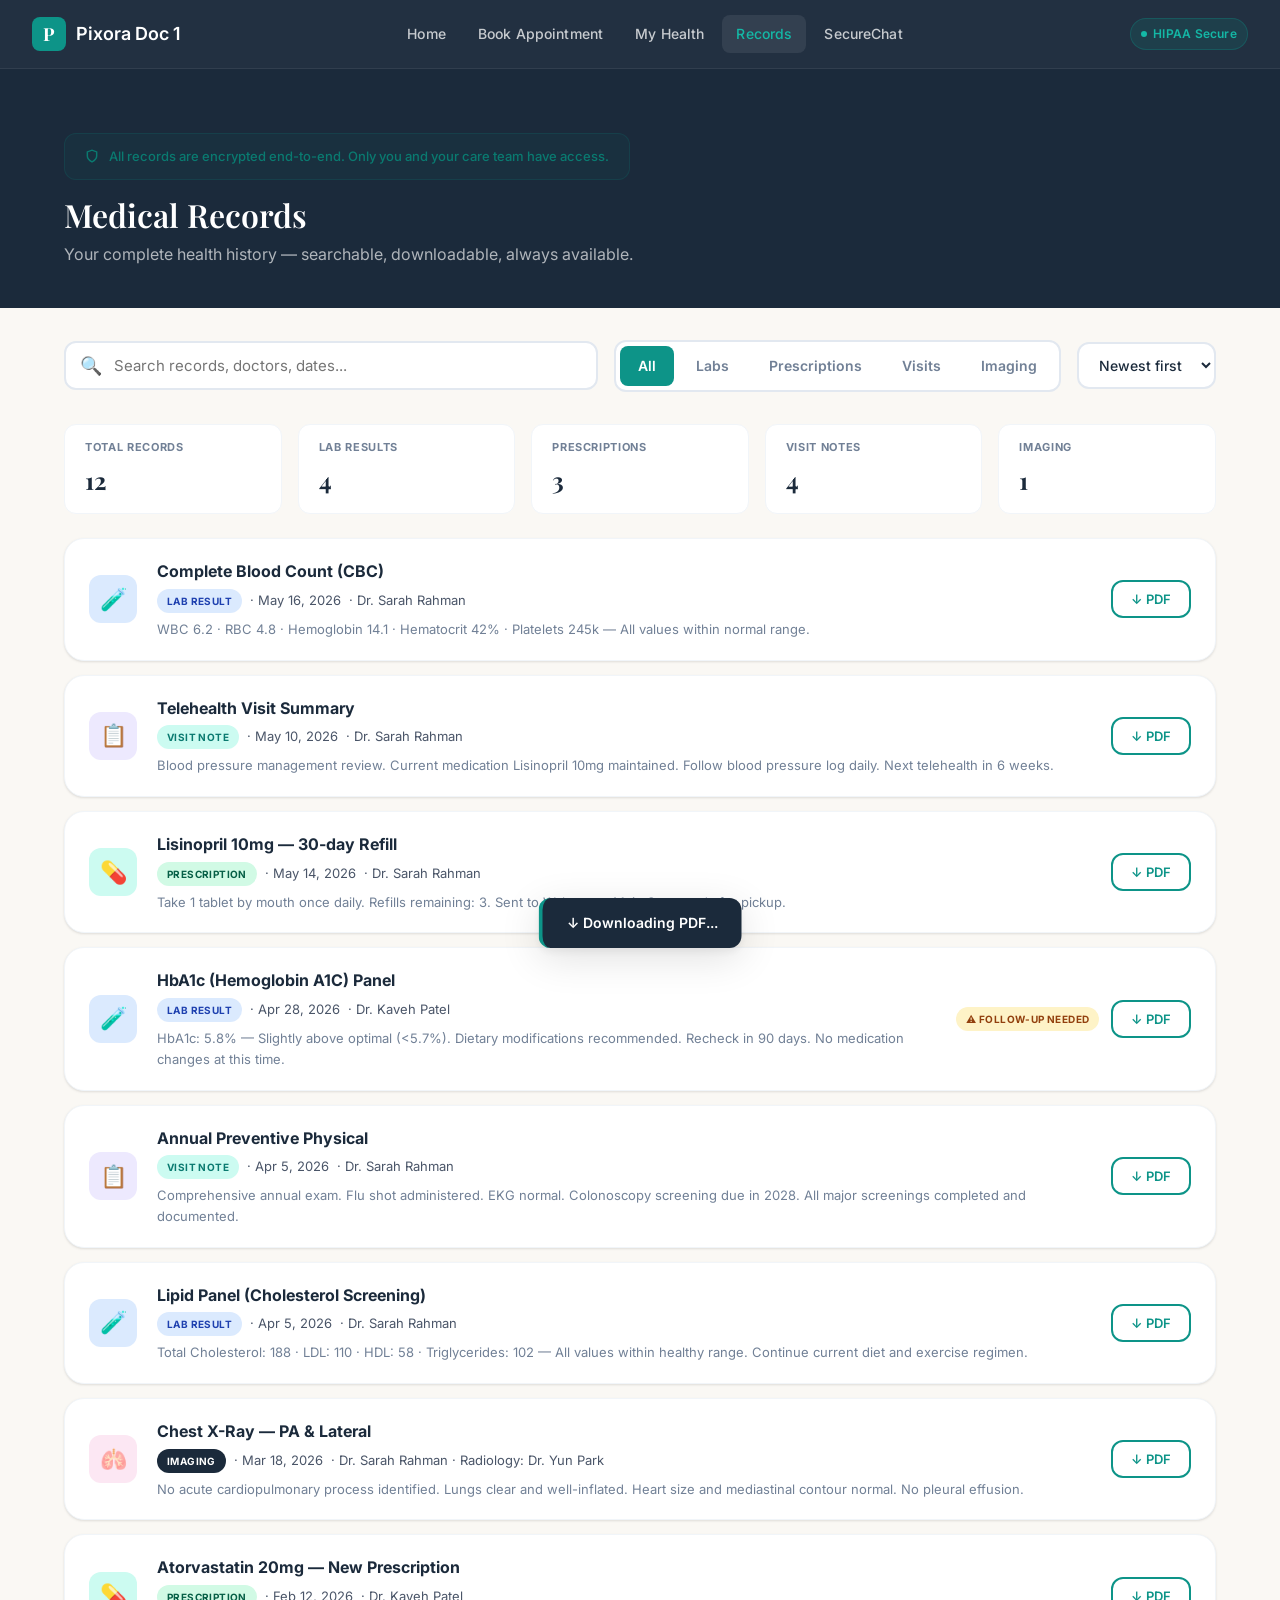
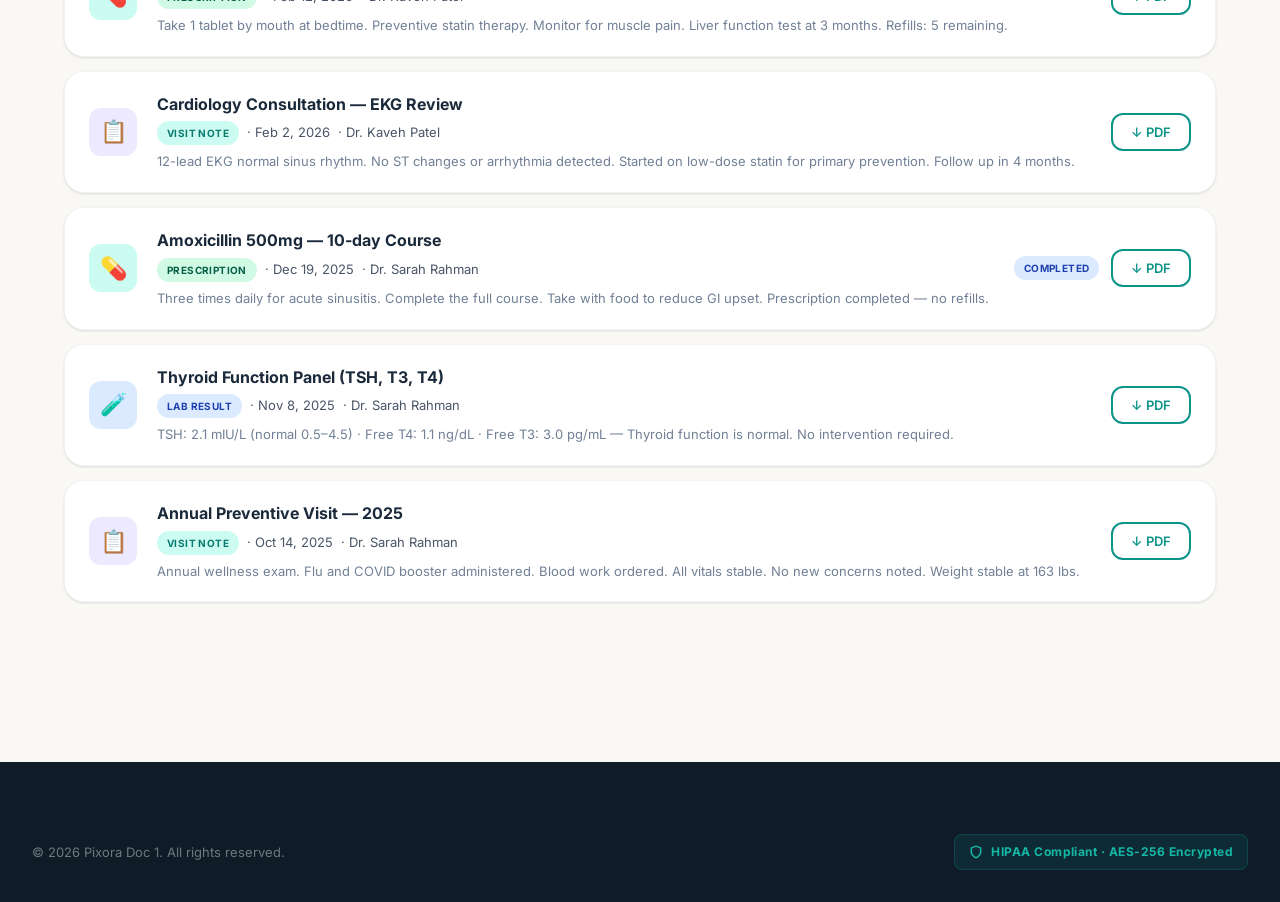
<file: doc-records.html>
<!DOCTYPE html>
<html lang="en">
<head>
  <meta charset="UTF-8" />
  <meta name="viewport" content="width=device-width, initial-scale=1.0" />
  <title>Medical Records — Pixora Doc 1</title>
  <link rel="stylesheet" href="healthcare.css" />
</head>
<body class="records-page">

<!-- ─── Navigation ─── -->
<nav class="nav">
  <div class="nav-inner">
    <a href="doc-home.html" class="nav-logo">
      <div class="nav-logo-icon">P</div>
      Pixora Doc 1
    </a>
    <div class="nav-links">
      <a href="doc-home.html">Home</a>
      <a href="doc-booking.html">Book Appointment</a>
      <a href="doc-dashboard.html">My Health</a>
      <a href="doc-records.html" class="active">Records</a>
      <a href="doc-chat.html">SecureChat</a>
    </div>
    <div class="nav-cta">
      <span class="nav-badge">HIPAA Secure</span>
    </div>
    <button class="hamburger" onclick="toggleMobileMenu()" aria-label="Menu">
      <span></span><span></span><span></span>
    </button>
  </div>
</nav>

<div class="mobile-menu" id="mobileMenu">
  <a href="doc-home.html">Home</a>
  <a href="doc-booking.html">Book Appointment</a>
  <a href="doc-dashboard.html">My Health</a>
  <a href="doc-records.html" class="active">Records</a>
  <a href="doc-chat.html">SecureChat</a>
</div>

<!-- ─── Header ─── -->
<div class="records-header">
  <div class="container">
    <div class="hipaa-strip" style="margin-bottom:16px;">
      <svg width="14" height="14" viewBox="0 0 24 24" fill="none" stroke="currentColor" stroke-width="2.5"><path d="M12 22s8-4 8-10V5l-8-3-8 3v7c0 6 8 10 8 10z"/></svg>
      All records are encrypted end-to-end. Only you and your care team have access.
    </div>
    <h1 style="color:var(--white);margin-bottom:8px;">Medical Records</h1>
    <p style="color:rgba(255,255,255,0.65);font-size:16px;">Your complete health history — searchable, downloadable, always available.</p>
  </div>
</div>

<!-- ─── Records Body ─── -->
<div class="container" style="padding-bottom:80px;">

  <!-- Toolbar -->
  <div class="records-toolbar">
    <div class="search-bar">
      <span class="search-icon">🔍</span>
      <input type="text" id="searchInput" placeholder="Search records, doctors, dates..." onkeyup="filterRecords()" />
    </div>
    <div class="filter-tabs">
      <div class="filter-tab active" onclick="setFilter('all', this)">All</div>
      <div class="filter-tab" onclick="setFilter('lab', this)">Labs</div>
      <div class="filter-tab" onclick="setFilter('rx', this)">Prescriptions</div>
      <div class="filter-tab" onclick="setFilter('visit', this)">Visits</div>
      <div class="filter-tab" onclick="setFilter('imaging', this)">Imaging</div>
    </div>
    <select class="sort-select" onchange="sortRecords(this.value)" id="sortSelect">
      <option value="newest">Newest first</option>
      <option value="oldest">Oldest first</option>
      <option value="type">By type</option>
    </select>
  </div>

  <!-- Stats Row -->
  <div style="display:flex;gap:16px;flex-wrap:wrap;margin-bottom:24px;">
    <div style="background:var(--white);border:1px solid var(--border-light);border-radius:var(--radius-md);padding:14px 20px;flex:1;min-width:140px;">
      <div style="font-size:11px;font-weight:700;text-transform:uppercase;letter-spacing:0.06em;color:var(--text-muted);margin-bottom:4px;">Total Records</div>
      <div style="font-family:var(--font-serif);font-size:24px;font-weight:700;color:var(--navy);" id="totalCount">12</div>
    </div>
    <div style="background:var(--white);border:1px solid var(--border-light);border-radius:var(--radius-md);padding:14px 20px;flex:1;min-width:140px;">
      <div style="font-size:11px;font-weight:700;text-transform:uppercase;letter-spacing:0.06em;color:var(--text-muted);margin-bottom:4px;">Lab Results</div>
      <div style="font-family:var(--font-serif);font-size:24px;font-weight:700;color:var(--navy);">4</div>
    </div>
    <div style="background:var(--white);border:1px solid var(--border-light);border-radius:var(--radius-md);padding:14px 20px;flex:1;min-width:140px;">
      <div style="font-size:11px;font-weight:700;text-transform:uppercase;letter-spacing:0.06em;color:var(--text-muted);margin-bottom:4px;">Prescriptions</div>
      <div style="font-family:var(--font-serif);font-size:24px;font-weight:700;color:var(--navy);">3</div>
    </div>
    <div style="background:var(--white);border:1px solid var(--border-light);border-radius:var(--radius-md);padding:14px 20px;flex:1;min-width:140px;">
      <div style="font-size:11px;font-weight:700;text-transform:uppercase;letter-spacing:0.06em;color:var(--text-muted);margin-bottom:4px;">Visit Notes</div>
      <div style="font-family:var(--font-serif);font-size:24px;font-weight:700;color:var(--navy);">4</div>
    </div>
    <div style="background:var(--white);border:1px solid var(--border-light);border-radius:var(--radius-md);padding:14px 20px;flex:1;min-width:140px;">
      <div style="font-size:11px;font-weight:700;text-transform:uppercase;letter-spacing:0.06em;color:var(--text-muted);margin-bottom:4px;">Imaging</div>
      <div style="font-family:var(--font-serif);font-size:24px;font-weight:700;color:var(--navy);">1</div>
    </div>
  </div>

  <!-- Records List -->
  <div class="records-list" id="recordsList">

    <!-- Lab Result 1 -->
    <div class="record-item" data-type="lab" data-date="2026-05-16" data-search="cbc blood count sarah rahman lab">
      <div class="record-icon" style="background:#dbeafe;">🧪</div>
      <div class="record-info">
        <div class="record-title">Complete Blood Count (CBC)</div>
        <div class="record-meta">
          <span class="badge badge-blue" style="font-size:10px;">Lab Result</span>
          &nbsp;· May 16, 2026 &nbsp;· Dr. Sarah Rahman
        </div>
        <div class="record-desc">WBC 6.2 · RBC 4.8 · Hemoglobin 14.1 · Hematocrit 42% · Platelets 245k — All values within normal range.</div>
      </div>
      <div class="record-actions">
        <button class="btn btn-outline-teal btn-sm" onclick="downloadRecord('CBC_20260516.pdf')">↓ PDF</button>
      </div>
    </div>

    <!-- Visit 1 -->
    <div class="record-item" data-type="visit" data-date="2026-05-10" data-search="telehealth visit sarah rahman blood pressure">
      <div class="record-icon" style="background:#ede9fe;">📋</div>
      <div class="record-info">
        <div class="record-title">Telehealth Visit Summary</div>
        <div class="record-meta">
          <span class="badge badge-teal" style="font-size:10px;">Visit Note</span>
          &nbsp;· May 10, 2026 &nbsp;· Dr. Sarah Rahman
        </div>
        <div class="record-desc">Blood pressure management review. Current medication Lisinopril 10mg maintained. Follow blood pressure log daily. Next telehealth in 6 weeks.</div>
      </div>
      <div class="record-actions">
        <button class="btn btn-outline-teal btn-sm" onclick="downloadRecord('Visit_20260510.pdf')">↓ PDF</button>
      </div>
    </div>

    <!-- Rx 1 -->
    <div class="record-item" data-type="rx" data-date="2026-05-14" data-search="lisinopril prescription blood pressure sarah rahman">
      <div class="record-icon" style="background:var(--teal-pale);">💊</div>
      <div class="record-info">
        <div class="record-title">Lisinopril 10mg — 30-day Refill</div>
        <div class="record-meta">
          <span class="badge badge-green" style="font-size:10px;">Prescription</span>
          &nbsp;· May 14, 2026 &nbsp;· Dr. Sarah Rahman
        </div>
        <div class="record-desc">Take 1 tablet by mouth once daily. Refills remaining: 3. Sent to Walgreens Main St — ready for pickup.</div>
      </div>
      <div class="record-actions">
        <button class="btn btn-outline-teal btn-sm" onclick="downloadRecord('Rx_20260514.pdf')">↓ PDF</button>
      </div>
    </div>

    <!-- Lab Result 2 -->
    <div class="record-item" data-type="lab" data-date="2026-04-28" data-search="hba1c hemoglobin a1c diabetes kaveh patel lab">
      <div class="record-icon" style="background:#dbeafe;">🧪</div>
      <div class="record-info">
        <div class="record-title">HbA1c (Hemoglobin A1C) Panel</div>
        <div class="record-meta">
          <span class="badge badge-blue" style="font-size:10px;">Lab Result</span>
          &nbsp;· Apr 28, 2026 &nbsp;· Dr. Kaveh Patel
        </div>
        <div class="record-desc">HbA1c: 5.8% — Slightly above optimal (&lt;5.7%). Dietary modifications recommended. Recheck in 90 days. No medication changes at this time.</div>
      </div>
      <div class="record-actions">
        <span class="badge badge-gold" style="font-size:10px;">⚠ Follow-up needed</span>
        <button class="btn btn-outline-teal btn-sm" onclick="downloadRecord('HbA1c_20260428.pdf')">↓ PDF</button>
      </div>
    </div>

    <!-- Visit 2 -->
    <div class="record-item" data-type="visit" data-date="2026-04-05" data-search="annual physical sarah rahman preventive care">
      <div class="record-icon" style="background:#ede9fe;">📋</div>
      <div class="record-info">
        <div class="record-title">Annual Preventive Physical</div>
        <div class="record-meta">
          <span class="badge badge-teal" style="font-size:10px;">Visit Note</span>
          &nbsp;· Apr 5, 2026 &nbsp;· Dr. Sarah Rahman
        </div>
        <div class="record-desc">Comprehensive annual exam. Flu shot administered. EKG normal. Colonoscopy screening due in 2028. All major screenings completed and documented.</div>
      </div>
      <div class="record-actions">
        <button class="btn btn-outline-teal btn-sm" onclick="downloadRecord('Physical_20260405.pdf')">↓ PDF</button>
      </div>
    </div>

    <!-- Lab Result 3 -->
    <div class="record-item" data-type="lab" data-date="2026-04-05" data-search="lipid panel cholesterol ldl hdl sarah rahman lab">
      <div class="record-icon" style="background:#dbeafe;">🧪</div>
      <div class="record-info">
        <div class="record-title">Lipid Panel (Cholesterol Screening)</div>
        <div class="record-meta">
          <span class="badge badge-blue" style="font-size:10px;">Lab Result</span>
          &nbsp;· Apr 5, 2026 &nbsp;· Dr. Sarah Rahman
        </div>
        <div class="record-desc">Total Cholesterol: 188 · LDL: 110 · HDL: 58 · Triglycerides: 102 — All values within healthy range. Continue current diet and exercise regimen.</div>
      </div>
      <div class="record-actions">
        <button class="btn btn-outline-teal btn-sm" onclick="downloadRecord('Lipid_20260405.pdf')">↓ PDF</button>
      </div>
    </div>

    <!-- Imaging -->
    <div class="record-item" data-type="imaging" data-date="2026-03-18" data-search="chest xray imaging radiology pulmonary">
      <div class="record-icon" style="background:#fce7f3;">🫁</div>
      <div class="record-info">
        <div class="record-title">Chest X-Ray — PA & Lateral</div>
        <div class="record-meta">
          <span class="badge badge-navy" style="font-size:10px;">Imaging</span>
          &nbsp;· Mar 18, 2026 &nbsp;· Dr. Sarah Rahman · Radiology: Dr. Yun Park
        </div>
        <div class="record-desc">No acute cardiopulmonary process identified. Lungs clear and well-inflated. Heart size and mediastinal contour normal. No pleural effusion.</div>
      </div>
      <div class="record-actions">
        <button class="btn btn-outline-teal btn-sm" onclick="downloadRecord('XRay_20260318.pdf')">↓ PDF</button>
      </div>
    </div>

    <!-- Rx 2 -->
    <div class="record-item" data-type="rx" data-date="2026-02-12" data-search="atorvastatin statin cholesterol kaveh patel">
      <div class="record-icon" style="background:var(--teal-pale);">💊</div>
      <div class="record-info">
        <div class="record-title">Atorvastatin 20mg — New Prescription</div>
        <div class="record-meta">
          <span class="badge badge-green" style="font-size:10px;">Prescription</span>
          &nbsp;· Feb 12, 2026 &nbsp;· Dr. Kaveh Patel
        </div>
        <div class="record-desc">Take 1 tablet by mouth at bedtime. Preventive statin therapy. Monitor for muscle pain. Liver function test at 3 months. Refills: 5 remaining.</div>
      </div>
      <div class="record-actions">
        <button class="btn btn-outline-teal btn-sm" onclick="downloadRecord('Rx_Atorvastatin.pdf')">↓ PDF</button>
      </div>
    </div>

    <!-- Visit 3 -->
    <div class="record-item" data-type="visit" data-date="2026-02-02" data-search="cardiology visit patel ecg ekg heart">
      <div class="record-icon" style="background:#ede9fe;">📋</div>
      <div class="record-info">
        <div class="record-title">Cardiology Consultation — EKG Review</div>
        <div class="record-meta">
          <span class="badge badge-teal" style="font-size:10px;">Visit Note</span>
          &nbsp;· Feb 2, 2026 &nbsp;· Dr. Kaveh Patel
        </div>
        <div class="record-desc">12-lead EKG normal sinus rhythm. No ST changes or arrhythmia detected. Started on low-dose statin for primary prevention. Follow up in 4 months.</div>
      </div>
      <div class="record-actions">
        <button class="btn btn-outline-teal btn-sm" onclick="downloadRecord('Cardiology_20260202.pdf')">↓ PDF</button>
      </div>
    </div>

    <!-- Rx 3 -->
    <div class="record-item" data-type="rx" data-date="2025-12-19" data-search="amoxicillin antibiotic sinus infection sarah rahman">
      <div class="record-icon" style="background:var(--teal-pale);">💊</div>
      <div class="record-info">
        <div class="record-title">Amoxicillin 500mg — 10-day Course</div>
        <div class="record-meta">
          <span class="badge badge-green" style="font-size:10px;">Prescription</span>
          &nbsp;· Dec 19, 2025 &nbsp;· Dr. Sarah Rahman
        </div>
        <div class="record-desc">Three times daily for acute sinusitis. Complete the full course. Take with food to reduce GI upset. Prescription completed — no refills.</div>
      </div>
      <div class="record-actions">
        <span class="badge badge-blue" style="font-size:10px;">Completed</span>
        <button class="btn btn-outline-teal btn-sm" onclick="downloadRecord('Rx_Amoxicillin.pdf')">↓ PDF</button>
      </div>
    </div>

    <!-- Lab Result 4 -->
    <div class="record-item" data-type="lab" data-date="2025-11-08" data-search="thyroid tsh t3 t4 sarah rahman lab">
      <div class="record-icon" style="background:#dbeafe;">🧪</div>
      <div class="record-info">
        <div class="record-title">Thyroid Function Panel (TSH, T3, T4)</div>
        <div class="record-meta">
          <span class="badge badge-blue" style="font-size:10px;">Lab Result</span>
          &nbsp;· Nov 8, 2025 &nbsp;· Dr. Sarah Rahman
        </div>
        <div class="record-desc">TSH: 2.1 mIU/L (normal 0.5–4.5) · Free T4: 1.1 ng/dL · Free T3: 3.0 pg/mL — Thyroid function is normal. No intervention required.</div>
      </div>
      <div class="record-actions">
        <button class="btn btn-outline-teal btn-sm" onclick="downloadRecord('Thyroid_20251108.pdf')">↓ PDF</button>
      </div>
    </div>

    <!-- Visit 4 -->
    <div class="record-item" data-type="visit" data-date="2025-10-14" data-search="annual visit rahman preventive flu shot">
      <div class="record-icon" style="background:#ede9fe;">📋</div>
      <div class="record-info">
        <div class="record-title">Annual Preventive Visit — 2025</div>
        <div class="record-meta">
          <span class="badge badge-teal" style="font-size:10px;">Visit Note</span>
          &nbsp;· Oct 14, 2025 &nbsp;· Dr. Sarah Rahman
        </div>
        <div class="record-desc">Annual wellness exam. Flu and COVID booster administered. Blood work ordered. All vitals stable. No new concerns noted. Weight stable at 163 lbs.</div>
      </div>
      <div class="record-actions">
        <button class="btn btn-outline-teal btn-sm" onclick="downloadRecord('Physical_20251014.pdf')">↓ PDF</button>
      </div>
    </div>

  </div>

  <!-- No Results Message -->
  <div id="noResults" style="display:none;text-align:center;padding:64px 24px;color:var(--text-muted);">
    <div style="font-size:48px;margin-bottom:16px;">🔍</div>
    <div style="font-size:18px;font-weight:600;color:var(--navy);margin-bottom:8px;">No records found</div>
    <div style="font-size:14px;">Try adjusting your search or filter.</div>
  </div>

</div>

<!-- Toast -->
<div id="toast" style="position:fixed;bottom:32px;left:50%;transform:translateX(-50%) translateY(80px);background:var(--navy);color:#fff;padding:14px 24px;border-radius:var(--radius-md);font-size:14px;font-weight:600;box-shadow:var(--shadow-lg);transition:transform 0.35s cubic-bezier(0.34,1.56,0.64,1);z-index:9999;pointer-events:none;border-left:4px solid var(--teal);">
  ↓ Downloading PDF...
</div>

<footer class="footer" style="margin-top:0;">
  <div class="footer-bottom" style="padding-top:24px;">
    <div class="footer-copy">© 2026 Pixora Doc 1. All rights reserved.</div>
    <div class="hipaa-badge">
      <svg width="14" height="14" viewBox="0 0 24 24" fill="none" stroke="currentColor" stroke-width="2.5"><path d="M12 22s8-4 8-10V5l-8-3-8 3v7c0 6 8 10 8 10z"/></svg>
      HIPAA Compliant · AES-256 Encrypted
    </div>
  </div>
</footer>

<script>
  let activeFilter = 'all';
  let activeSort = 'newest';
  let searchTerm = '';

  function toggleMobileMenu() {
    document.getElementById('mobileMenu').classList.toggle('open');
  }

  function setFilter(type, el) {
    activeFilter = type;
    document.querySelectorAll('.filter-tab').forEach(t => t.classList.remove('active'));
    el.classList.add('active');
    filterRecords();
  }

  function sortRecords(val) {
    activeSort = val;
    filterRecords();
  }

  function filterRecords() {
    searchTerm = document.getElementById('searchInput').value.toLowerCase();
    const items = [...document.querySelectorAll('.record-item')];

    let visible = items.filter(item => {
      const matchFilter = activeFilter === 'all' || item.dataset.type === activeFilter;
      const matchSearch = !searchTerm || item.dataset.search.includes(searchTerm) || item.textContent.toLowerCase().includes(searchTerm);
      return matchFilter && matchSearch;
    });

    // Sort
    visible.sort((a, b) => {
      if (activeSort === 'newest') return b.dataset.date.localeCompare(a.dataset.date);
      if (activeSort === 'oldest') return a.dataset.date.localeCompare(b.dataset.date);
      if (activeSort === 'type') return a.dataset.type.localeCompare(b.dataset.type);
      return 0;
    });

    const list = document.getElementById('recordsList');
    items.forEach(i => i.style.display = 'none');
    visible.forEach(i => { i.style.display = 'flex'; list.appendChild(i); });

    document.getElementById('noResults').style.display = visible.length === 0 ? 'block' : 'none';
    document.getElementById('totalCount').textContent = visible.length;
  }

  function downloadRecord(filename) {
    const toast = document.getElementById('toast');
    toast.textContent = '↓ Downloading ' + filename;
    toast.style.transform = 'translateX(-50%) translateY(0)';
    setTimeout(() => { toast.style.transform = 'translateX(-50%) translateY(80px)'; }, 3000);
  }
</script>
</body>
</html>
</file>
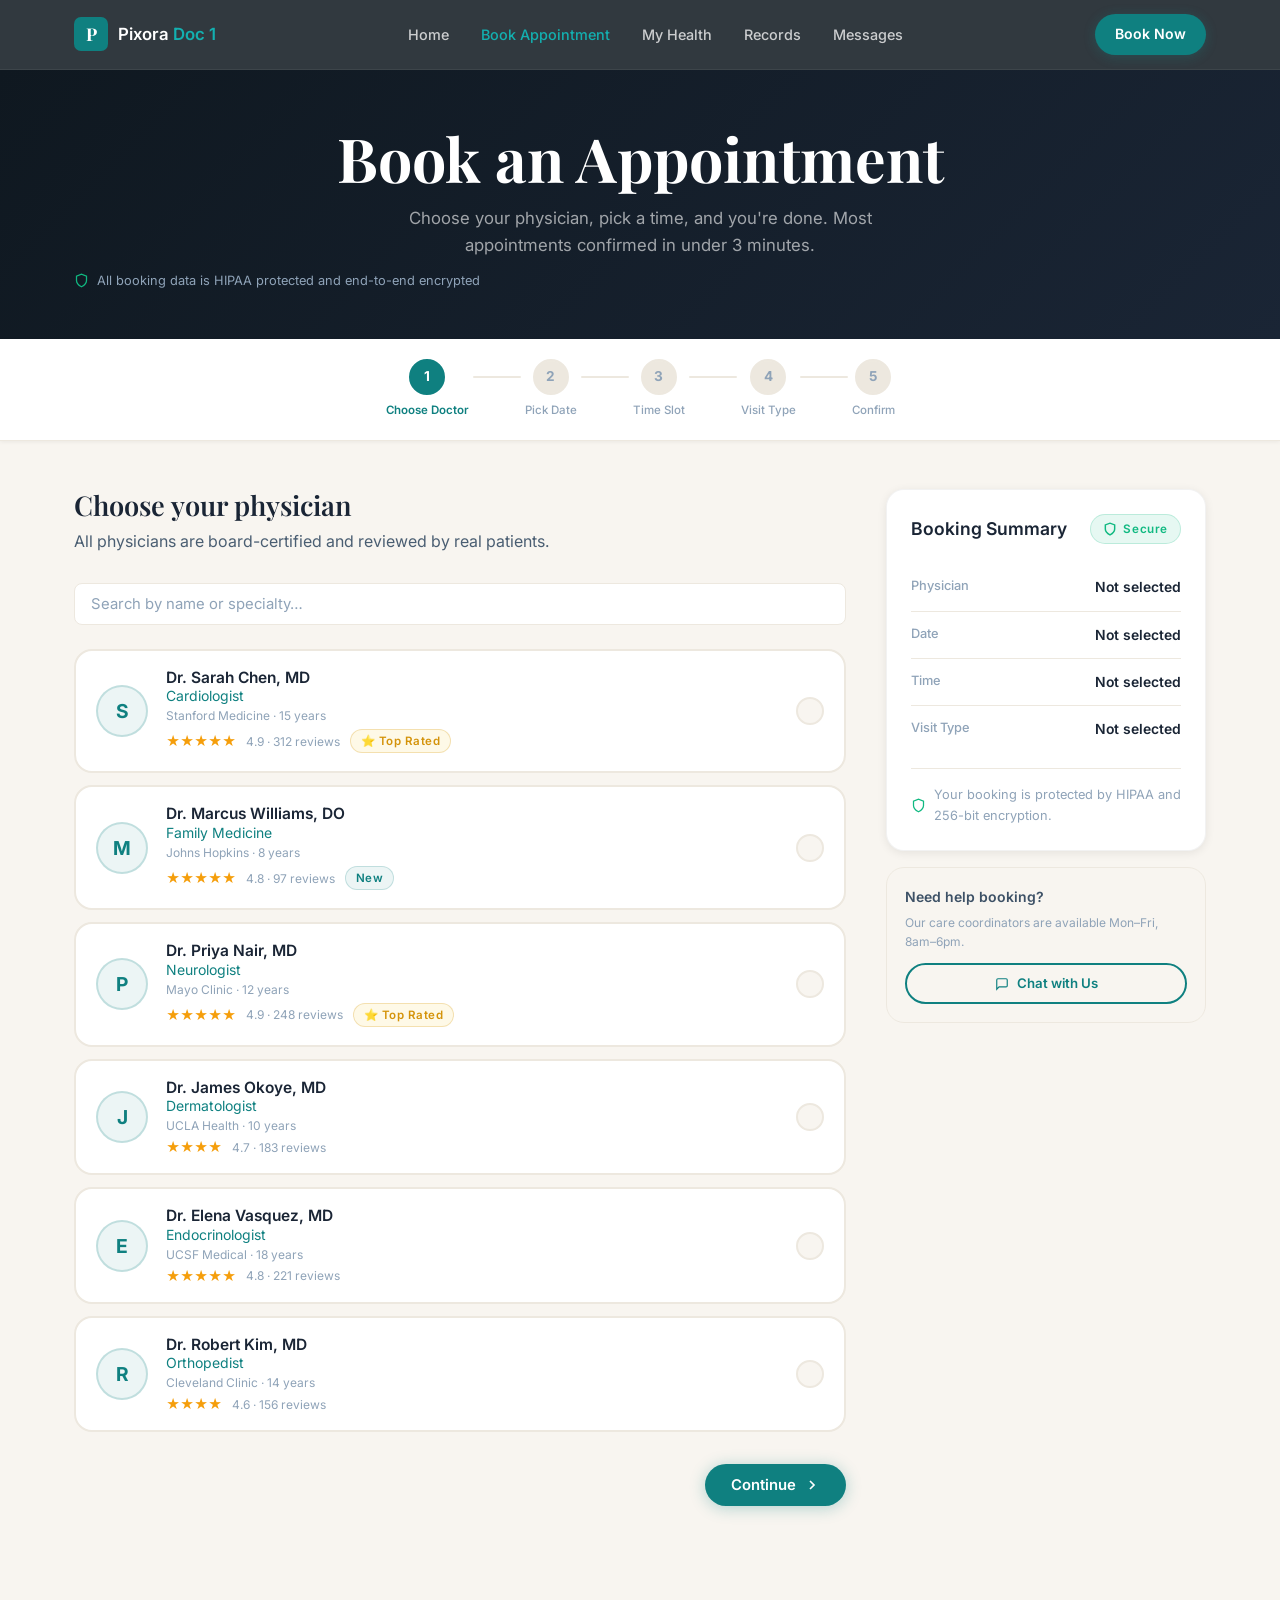
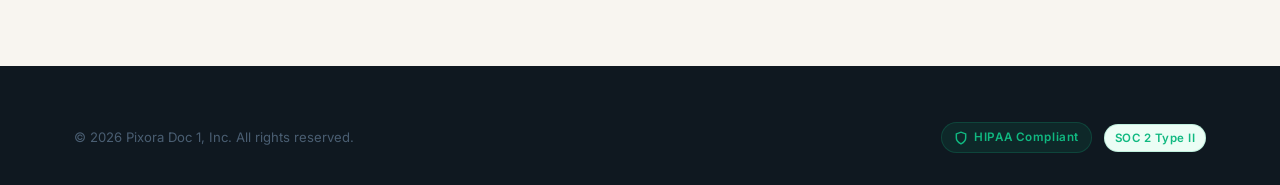
<file: doc/booking.html>
<!DOCTYPE html>
<html lang="en">
<head>
  <meta charset="UTF-8" />
  <meta name="viewport" content="width=device-width, initial-scale=1.0" />
  <title>Book Appointment — Pixora Doc 1</title>
  <meta name="description" content="Book an in-person or telehealth appointment with a Pixora Doc 1 physician in minutes." />
  <link rel="stylesheet" href="styles.css" />
  <link rel="stylesheet" href="booking.css" />
</head>
<body>

<div class="page-loader" id="pageLoader">
  <div class="loader-content">
    <div class="loader-logo">
      <div class="loader-icon">P</div>
      <span class="loader-text">Pixora Doc 1</span>
    </div>
    <div class="loader-bar"><div class="loader-bar-fill"></div></div>
  </div>
</div>

<nav class="nav" id="nav">
  <div class="nav-inner">
    <a href="index.html" class="nav-brand">
      <div class="nav-logo-icon">P</div>
      <span class="nav-wordmark">Pixora <span>Doc 1</span></span>
    </a>
    <ul class="nav-links">
      <li><a href="index.html">Home</a></li>
      <li><a href="booking.html" class="active">Book Appointment</a></li>
      <li><a href="dashboard.html">My Health</a></li>
      <li><a href="records.html">Records</a></li>
      <li><a href="chat.html">Messages</a></li>
    </ul>
    <div class="nav-right">
      <a href="booking.html" class="nav-cta-btn">Book Now</a>
      <button class="hamburger" id="hamburger"><span></span><span></span><span></span></button>
    </div>
  </div>
</nav>
<div class="nav-mobile" id="navMobile">
  <a href="index.html">Home</a>
  <a href="booking.html" class="active">Book Appointment</a>
  <a href="dashboard.html">My Health</a>
  <a href="records.html">Records</a>
  <a href="chat.html">Messages</a>
  <a href="booking.html" class="nav-cta-btn btn btn-primary">Book Now</a>
</div>

<div class="nav-spacer"></div>

<!-- Page Header -->
<div class="page-header">
  <div class="container">
    <h1 class="page-title">Book an Appointment</h1>
    <p class="page-subtitle">Choose your physician, pick a time, and you're done. Most appointments confirmed in under 3 minutes.</p>
    <div class="hipaa-note mt-12">
      <svg viewBox="0 0 24 24" fill="none" stroke="currentColor" stroke-width="2"><path d="M12 22s8-4 8-10V5l-8-3-8 3v7c0 6 8 10 8 10z"/></svg>
      All booking data is HIPAA protected and end-to-end encrypted
    </div>
  </div>
</div>

<!-- Booking Steps Progress -->
<div class="booking-progress-bar">
  <div class="container">
    <div class="progress-steps" id="progressSteps">
      <div class="progress-step active" data-step="1">
        <div class="step-circle">1</div>
        <span class="step-label">Choose Doctor</span>
      </div>
      <div class="progress-line"></div>
      <div class="progress-step" data-step="2">
        <div class="step-circle">2</div>
        <span class="step-label">Pick Date</span>
      </div>
      <div class="progress-line"></div>
      <div class="progress-step" data-step="3">
        <div class="step-circle">3</div>
        <span class="step-label">Time Slot</span>
      </div>
      <div class="progress-line"></div>
      <div class="progress-step" data-step="4">
        <div class="step-circle">4</div>
        <span class="step-label">Visit Type</span>
      </div>
      <div class="progress-line"></div>
      <div class="progress-step" data-step="5">
        <div class="step-circle">5</div>
        <span class="step-label">Confirm</span>
      </div>
    </div>
  </div>
</div>

<!-- Main Booking Layout -->
<div class="booking-layout container">
  <div class="booking-main">

    <!-- Step 1: Choose Doctor -->
    <div class="booking-step" id="step1" data-active="true">
      <div class="step-header">
        <h2>Choose your physician</h2>
        <p>All physicians are board-certified and reviewed by real patients.</p>
      </div>
      <div class="doctor-search mb-24">
        <input type="text" class="form-input" id="doctorSearch" placeholder="Search by name or specialty…" />
      </div>
      <div class="doctor-pick-grid" id="doctorPickGrid">

        <button class="doctor-pick-card" data-doctor="Dr. Sarah Chen, MD" data-specialty="Cardiologist" data-initial="S">
          <div class="pick-avatar">S</div>
          <div class="pick-info">
            <h4>Dr. Sarah Chen, MD</h4>
            <p class="text-sm" style="color:var(--teal);">Cardiologist</p>
            <p class="text-xs mt-4" style="color:var(--text-muted);">Stanford Medicine · 15 years</p>
            <div class="pick-meta">
              <span class="stars"><span class="star">★★★★★</span></span>
              <span class="text-xs text-muted">4.9 · 312 reviews</span>
              <span class="badge badge-gold">⭐ Top Rated</span>
            </div>
          </div>
          <div class="pick-check"><svg width="20" height="20" viewBox="0 0 24 24" fill="none" stroke="currentColor" stroke-width="3"><polyline points="20 6 9 17 4 12"/></svg></div>
        </button>

        <button class="doctor-pick-card" data-doctor="Dr. Marcus Williams, DO" data-specialty="Family Medicine" data-initial="M">
          <div class="pick-avatar">M</div>
          <div class="pick-info">
            <h4>Dr. Marcus Williams, DO</h4>
            <p class="text-sm" style="color:var(--teal);">Family Medicine</p>
            <p class="text-xs mt-4" style="color:var(--text-muted);">Johns Hopkins · 8 years</p>
            <div class="pick-meta">
              <span class="stars"><span class="star">★★★★★</span></span>
              <span class="text-xs text-muted">4.8 · 97 reviews</span>
              <span class="badge badge-teal">New</span>
            </div>
          </div>
          <div class="pick-check"><svg width="20" height="20" viewBox="0 0 24 24" fill="none" stroke="currentColor" stroke-width="3"><polyline points="20 6 9 17 4 12"/></svg></div>
        </button>

        <button class="doctor-pick-card" data-doctor="Dr. Priya Nair, MD" data-specialty="Neurologist" data-initial="P">
          <div class="pick-avatar">P</div>
          <div class="pick-info">
            <h4>Dr. Priya Nair, MD</h4>
            <p class="text-sm" style="color:var(--teal);">Neurologist</p>
            <p class="text-xs mt-4" style="color:var(--text-muted);">Mayo Clinic · 12 years</p>
            <div class="pick-meta">
              <span class="stars"><span class="star">★★★★★</span></span>
              <span class="text-xs text-muted">4.9 · 248 reviews</span>
              <span class="badge badge-gold">⭐ Top Rated</span>
            </div>
          </div>
          <div class="pick-check"><svg width="20" height="20" viewBox="0 0 24 24" fill="none" stroke="currentColor" stroke-width="3"><polyline points="20 6 9 17 4 12"/></svg></div>
        </button>

        <button class="doctor-pick-card" data-doctor="Dr. James Okoye, MD" data-specialty="Dermatologist" data-initial="J">
          <div class="pick-avatar">J</div>
          <div class="pick-info">
            <h4>Dr. James Okoye, MD</h4>
            <p class="text-sm" style="color:var(--teal);">Dermatologist</p>
            <p class="text-xs mt-4" style="color:var(--text-muted);">UCLA Health · 10 years</p>
            <div class="pick-meta">
              <span class="stars"><span class="star">★★★★</span></span>
              <span class="text-xs text-muted">4.7 · 183 reviews</span>
            </div>
          </div>
          <div class="pick-check"><svg width="20" height="20" viewBox="0 0 24 24" fill="none" stroke="currentColor" stroke-width="3"><polyline points="20 6 9 17 4 12"/></svg></div>
        </button>

        <button class="doctor-pick-card" data-doctor="Dr. Elena Vasquez, MD" data-specialty="Endocrinologist" data-initial="E">
          <div class="pick-avatar">E</div>
          <div class="pick-info">
            <h4>Dr. Elena Vasquez, MD</h4>
            <p class="text-sm" style="color:var(--teal);">Endocrinologist</p>
            <p class="text-xs mt-4" style="color:var(--text-muted);">UCSF Medical · 18 years</p>
            <div class="pick-meta">
              <span class="stars"><span class="star">★★★★★</span></span>
              <span class="text-xs text-muted">4.8 · 221 reviews</span>
            </div>
          </div>
          <div class="pick-check"><svg width="20" height="20" viewBox="0 0 24 24" fill="none" stroke="currentColor" stroke-width="3"><polyline points="20 6 9 17 4 12"/></svg></div>
        </button>

        <button class="doctor-pick-card" data-doctor="Dr. Robert Kim, MD" data-specialty="Orthopedist" data-initial="R">
          <div class="pick-avatar">R</div>
          <div class="pick-info">
            <h4>Dr. Robert Kim, MD</h4>
            <p class="text-sm" style="color:var(--teal);">Orthopedist</p>
            <p class="text-xs mt-4" style="color:var(--text-muted);">Cleveland Clinic · 14 years</p>
            <div class="pick-meta">
              <span class="stars"><span class="star">★★★★</span></span>
              <span class="text-xs text-muted">4.6 · 156 reviews</span>
            </div>
          </div>
          <div class="pick-check"><svg width="20" height="20" viewBox="0 0 24 24" fill="none" stroke="currentColor" stroke-width="3"><polyline points="20 6 9 17 4 12"/></svg></div>
        </button>

      </div>
      <div class="step-nav">
        <div></div>
        <button class="btn btn-primary" id="toStep2" disabled>Continue <svg width="16" height="16" viewBox="0 0 24 24" fill="none" stroke="currentColor" stroke-width="2.5"><polyline points="9 18 15 12 9 6"/></svg></button>
      </div>
    </div>

    <!-- Step 2: Pick Date -->
    <div class="booking-step hidden" id="step2">
      <div class="step-header">
        <h2>Select a date</h2>
        <p>All times shown in your local timezone. Green dates have availability.</p>
      </div>
      <div class="date-strip" id="dateStrip"></div>
      <div class="step-nav">
        <button class="btn btn-outline" id="backTo1"><svg width="16" height="16" viewBox="0 0 24 24" fill="none" stroke="currentColor" stroke-width="2.5"><polyline points="15 18 9 12 15 6"/></svg> Back</button>
        <button class="btn btn-primary" id="toStep3" disabled>Continue <svg width="16" height="16" viewBox="0 0 24 24" fill="none" stroke="currentColor" stroke-width="2.5"><polyline points="9 18 15 12 9 6"/></svg></button>
      </div>
    </div>

    <!-- Step 3: Time Slot -->
    <div class="booking-step hidden" id="step3">
      <div class="step-header">
        <h2>Pick a time slot</h2>
        <p>Available appointments are shown in teal. Greyed slots are already taken.</p>
      </div>
      <div class="timeslot-section">
        <h5 style="color:var(--text-mid);font-size:0.85rem;letter-spacing:0.06em;text-transform:uppercase;margin-bottom:14px;">Morning</h5>
        <div class="timeslot-grid" id="timeslotGrid">
          <button class="timeslot available" data-time="8:00 AM">8:00 AM</button>
          <button class="timeslot" data-time="8:30 AM" disabled>8:30 AM</button>
          <button class="timeslot available" data-time="9:00 AM">9:00 AM</button>
          <button class="timeslot available" data-time="9:30 AM">9:30 AM</button>
          <button class="timeslot" data-time="10:00 AM" disabled>10:00 AM</button>
          <button class="timeslot available" data-time="10:30 AM">10:30 AM</button>
          <button class="timeslot" data-time="11:00 AM" disabled>11:00 AM</button>
          <button class="timeslot available" data-time="11:30 AM">11:30 AM</button>
        </div>
        <h5 style="color:var(--text-mid);font-size:0.85rem;letter-spacing:0.06em;text-transform:uppercase;margin:20px 0 14px;">Afternoon</h5>
        <div class="timeslot-grid">
          <button class="timeslot available" data-time="1:00 PM">1:00 PM</button>
          <button class="timeslot available" data-time="1:30 PM">1:30 PM</button>
          <button class="timeslot" data-time="2:00 PM" disabled>2:00 PM</button>
          <button class="timeslot available" data-time="2:30 PM">2:30 PM</button>
          <button class="timeslot available" data-time="3:00 PM">3:00 PM</button>
          <button class="timeslot" data-time="3:30 PM" disabled>3:30 PM</button>
          <button class="timeslot available" data-time="4:00 PM">4:00 PM</button>
          <button class="timeslot available" data-time="4:30 PM">4:30 PM</button>
        </div>
      </div>
      <div class="step-nav">
        <button class="btn btn-outline" id="backTo2"><svg width="16" height="16" viewBox="0 0 24 24" fill="none" stroke="currentColor" stroke-width="2.5"><polyline points="15 18 9 12 15 6"/></svg> Back</button>
        <button class="btn btn-primary" id="toStep4" disabled>Continue <svg width="16" height="16" viewBox="0 0 24 24" fill="none" stroke="currentColor" stroke-width="2.5"><polyline points="9 18 15 12 9 6"/></svg></button>
      </div>
    </div>

    <!-- Step 4: Visit Type -->
    <div class="booking-step hidden" id="step4">
      <div class="step-header">
        <h2>Choose your visit type</h2>
        <p>Telehealth visits are covered by most insurance plans at the same rate as in-person visits.</p>
      </div>
      <div class="visit-type-grid">
        <button class="visit-type-card" data-type="In-Person">
          <div class="visit-type-icon">
            <svg width="32" height="32" viewBox="0 0 24 24" fill="none" stroke="currentColor" stroke-width="1.8"><path d="M3 9l9-7 9 7v11a2 2 0 0 1-2 2H5a2 2 0 0 1-2-2z"/><polyline points="9 22 9 12 15 12 15 22"/></svg>
          </div>
          <h3>In-Person Visit</h3>
          <p class="text-sm mt-8">See your doctor face-to-face at our clinic. Ideal for physical exams, procedures, and first consultations.</p>
          <ul class="visit-type-perks">
            <li><svg width="14" height="14" viewBox="0 0 24 24" fill="none" stroke="currentColor" stroke-width="2.5"><polyline points="20 6 9 17 4 12"/></svg> Physical examination</li>
            <li><svg width="14" height="14" viewBox="0 0 24 24" fill="none" stroke="currentColor" stroke-width="2.5"><polyline points="20 6 9 17 4 12"/></svg> On-site labs &amp; imaging</li>
            <li><svg width="14" height="14" viewBox="0 0 24 24" fill="none" stroke="currentColor" stroke-width="2.5"><polyline points="20 6 9 17 4 12"/></svg> Most insurance accepted</li>
          </ul>
          <div class="visit-type-check"><svg width="20" height="20" viewBox="0 0 24 24" fill="none" stroke="currentColor" stroke-width="3"><polyline points="20 6 9 17 4 12"/></svg></div>
        </button>

        <button class="visit-type-card" data-type="Telehealth">
          <div class="visit-type-icon teal">
            <svg width="32" height="32" viewBox="0 0 24 24" fill="none" stroke="currentColor" stroke-width="1.8"><polygon points="23 7 16 12 23 17 23 7"/><rect x="1" y="5" width="15" height="14" rx="2"/></svg>
          </div>
          <h3>Telehealth Visit</h3>
          <p class="text-sm mt-8">HD video visit from wherever you are. No commute, no waiting room — just you and your doctor.</p>
          <ul class="visit-type-perks">
            <li><svg width="14" height="14" viewBox="0 0 24 24" fill="none" stroke="currentColor" stroke-width="2.5"><polyline points="20 6 9 17 4 12"/></svg> No app download needed</li>
            <li><svg width="14" height="14" viewBox="0 0 24 24" fill="none" stroke="currentColor" stroke-width="2.5"><polyline points="20 6 9 17 4 12"/></svg> Encrypted video call</li>
            <li><svg width="14" height="14" viewBox="0 0 24 24" fill="none" stroke="currentColor" stroke-width="2.5"><polyline points="20 6 9 17 4 12"/></svg> Same-day availability</li>
          </ul>
          <div class="visit-type-check"><svg width="20" height="20" viewBox="0 0 24 24" fill="none" stroke="currentColor" stroke-width="3"><polyline points="20 6 9 17 4 12"/></svg></div>
        </button>
      </div>
      <div class="step-nav">
        <button class="btn btn-outline" id="backTo3"><svg width="16" height="16" viewBox="0 0 24 24" fill="none" stroke="currentColor" stroke-width="2.5"><polyline points="15 18 9 12 15 6"/></svg> Back</button>
        <button class="btn btn-primary" id="toStep5" disabled>Review Booking <svg width="16" height="16" viewBox="0 0 24 24" fill="none" stroke="currentColor" stroke-width="2.5"><polyline points="9 18 15 12 9 6"/></svg></button>
      </div>
    </div>

    <!-- Step 5: Confirm -->
    <div class="booking-step hidden" id="step5">
      <div class="step-header">
        <h2>Review your appointment</h2>
        <p>Everything looks right? Confirm below and you'll receive a secure email confirmation.</p>
      </div>
      <div class="review-card card">
        <div class="review-row">
          <svg width="18" height="18" viewBox="0 0 24 24" fill="none" stroke="currentColor" stroke-width="2"><path d="M17 21v-2a4 4 0 0 0-4-4H5a4 4 0 0 0-4 4v2"/><circle cx="9" cy="7" r="4"/></svg>
          <div>
            <p class="text-xs text-muted">Physician</p>
            <p class="font-semibold" id="reviewDoctor">—</p>
          </div>
        </div>
        <div class="review-row">
          <svg width="18" height="18" viewBox="0 0 24 24" fill="none" stroke="currentColor" stroke-width="2"><rect x="3" y="4" width="18" height="18" rx="2"/><line x1="16" y1="2" x2="16" y2="6"/><line x1="8" y1="2" x2="8" y2="6"/><line x1="3" y1="10" x2="21" y2="10"/></svg>
          <div>
            <p class="text-xs text-muted">Date &amp; Time</p>
            <p class="font-semibold" id="reviewDateTime">—</p>
          </div>
        </div>
        <div class="review-row">
          <svg width="18" height="18" viewBox="0 0 24 24" fill="none" stroke="currentColor" stroke-width="2"><polygon points="23 7 16 12 23 17 23 7"/><rect x="1" y="5" width="15" height="14" rx="2"/></svg>
          <div>
            <p class="text-xs text-muted">Visit Type</p>
            <p class="font-semibold" id="reviewType">—</p>
          </div>
        </div>
        <div class="review-row" style="border:none;padding-bottom:0;">
          <svg width="18" height="18" viewBox="0 0 24 24" fill="none" stroke="currentColor" stroke-width="2"><path d="M12 22s8-4 8-10V5l-8-3-8 3v7c0 6 8 10 8 10z"/></svg>
          <div>
            <p class="text-xs text-muted">Security</p>
            <p class="font-semibold" style="color:var(--success);">HIPAA Compliant · Encrypted</p>
          </div>
        </div>
      </div>
      <div class="form-group mt-24">
        <label for="patientNote">Reason for visit / notes for your doctor (optional)</label>
        <textarea id="patientNote" class="form-input" placeholder="Brief description of your symptoms or what you'd like to discuss…"></textarea>
      </div>
      <div class="step-nav">
        <button class="btn btn-outline" id="backTo4"><svg width="16" height="16" viewBox="0 0 24 24" fill="none" stroke="currentColor" stroke-width="2.5"><polyline points="15 18 9 12 15 6"/></svg> Back</button>
        <button class="btn btn-primary btn-lg" id="confirmBooking">
          <svg width="18" height="18" viewBox="0 0 24 24" fill="none" stroke="currentColor" stroke-width="2.5"><polyline points="20 6 9 17 4 12"/></svg>
          Confirm Appointment
        </button>
      </div>
    </div>

    <!-- Success State -->
    <div class="booking-step hidden" id="stepSuccess">
      <div class="success-state">
        <div class="success-icon">
          <svg width="40" height="40" viewBox="0 0 24 24" fill="none" stroke="currentColor" stroke-width="2.5"><polyline points="20 6 9 17 4 12"/></svg>
        </div>
        <h2>Appointment Confirmed!</h2>
        <p class="mt-8" style="color:var(--text-body);font-size:1.05rem;">A secure confirmation has been sent to your email. You'll also receive a reminder 24 hours before your visit.</p>
        <div class="success-details card mt-32">
          <div class="review-row">
            <svg width="18" height="18" viewBox="0 0 24 24" fill="none" stroke="currentColor" stroke-width="2"><path d="M17 21v-2a4 4 0 0 0-4-4H5a4 4 0 0 0-4 4v2"/><circle cx="9" cy="7" r="4"/></svg>
            <div><p class="text-xs text-muted">Physician</p><p class="font-semibold" id="successDoctor">—</p></div>
          </div>
          <div class="review-row">
            <svg width="18" height="18" viewBox="0 0 24 24" fill="none" stroke="currentColor" stroke-width="2"><rect x="3" y="4" width="18" height="18" rx="2"/><line x1="16" y1="2" x2="16" y2="6"/><line x1="8" y1="2" x2="8" y2="6"/><line x1="3" y1="10" x2="21" y2="10"/></svg>
            <div><p class="text-xs text-muted">Date &amp; Time</p><p class="font-semibold" id="successDateTime">—</p></div>
          </div>
          <div class="review-row" style="border:none;padding-bottom:0;">
            <svg width="18" height="18" viewBox="0 0 24 24" fill="none" stroke="currentColor" stroke-width="2"><polygon points="23 7 16 12 23 17 23 7"/><rect x="1" y="5" width="15" height="14" rx="2"/></svg>
            <div><p class="text-xs text-muted">Visit Type</p><p class="font-semibold" id="successType">—</p></div>
          </div>
        </div>
        <div class="success-actions mt-32">
          <button class="btn btn-outline" id="addToCalendar">
            <svg width="16" height="16" viewBox="0 0 24 24" fill="none" stroke="currentColor" stroke-width="2"><rect x="3" y="4" width="18" height="18" rx="2"/><line x1="16" y1="2" x2="16" y2="6"/><line x1="8" y1="2" x2="8" y2="6"/><line x1="3" y1="10" x2="21" y2="10"/></svg>
            Add to Calendar
          </button>
          <a href="dashboard.html" class="btn btn-primary">View My Dashboard</a>
        </div>
      </div>
    </div>

  </div><!-- /booking-main -->

  <!-- Sidebar Summary -->
  <div class="booking-sidebar">
    <div class="summary-card card">
      <div class="summary-header">
        <h4>Booking Summary</h4>
        <span class="hipaa-badge">
          <svg viewBox="0 0 24 24" fill="none" stroke="currentColor" stroke-width="2.5"><path d="M12 22s8-4 8-10V5l-8-3-8 3v7c0 6 8 10 8 10z"/></svg>
          Secure
        </span>
      </div>
      <div class="summary-rows">
        <div class="summary-row" id="sumDoctor">
          <span class="summary-label">Physician</span>
          <span class="summary-val" id="sumDoctorVal">Not selected</span>
        </div>
        <div class="summary-row" id="sumDate">
          <span class="summary-label">Date</span>
          <span class="summary-val" id="sumDateVal">Not selected</span>
        </div>
        <div class="summary-row" id="sumTime">
          <span class="summary-label">Time</span>
          <span class="summary-val" id="sumTimeVal">Not selected</span>
        </div>
        <div class="summary-row" id="sumType">
          <span class="summary-label">Visit Type</span>
          <span class="summary-val" id="sumTypeVal">Not selected</span>
        </div>
      </div>
      <div class="summary-footer">
        <p class="hipaa-note"><svg viewBox="0 0 24 24" fill="none" stroke="currentColor" stroke-width="2"><path d="M12 22s8-4 8-10V5l-8-3-8 3v7c0 6 8 10 8 10z"/></svg>Your booking is protected by HIPAA and 256-bit encryption.</p>
      </div>
    </div>
    <div class="need-help-card mt-16">
      <p class="text-sm font-semibold" style="color:var(--text-mid);">Need help booking?</p>
      <p class="text-xs mt-4" style="color:var(--text-muted);">Our care coordinators are available Mon–Fri, 8am–6pm.</p>
      <a href="chat.html" class="btn btn-outline btn-sm mt-12" style="width:100%;justify-content:center;">
        <svg width="14" height="14" viewBox="0 0 24 24" fill="none" stroke="currentColor" stroke-width="2"><path d="M21 15a2 2 0 0 1-2 2H7l-4 4V5a2 2 0 0 1 2-2h14a2 2 0 0 1 2 2z"/></svg>
        Chat with Us
      </a>
    </div>
  </div>
</div><!-- /booking-layout -->

<footer class="footer" style="margin-top:80px;">
  <div class="container">
    <div class="footer-bottom" style="border-top:none;padding-top:0;">
      <p>&copy; 2026 Pixora Doc 1, Inc. All rights reserved.</p>
      <div class="footer-badges">
        <span class="hipaa-badge"><svg viewBox="0 0 24 24" fill="none" stroke="currentColor" stroke-width="2.5"><path d="M12 22s8-4 8-10V5l-8-3-8 3v7c0 6 8 10 8 10z"/></svg>HIPAA Compliant</span>
        <span class="badge badge-success">SOC 2 Type II</span>
      </div>
    </div>
  </div>
</footer>

<div class="toast" id="toast"><svg class="toast-icon" viewBox="0 0 24 24" fill="none" stroke="currentColor" stroke-width="2.5"><path d="M12 22s8-4 8-10V5l-8-3-8 3v7c0 6 8 10 8 10z"/></svg><span class="toast-msg" id="toastMsg"></span></div>

<script src="app.js"></script>
<script src="booking.js"></script>
</body>
</html>
</file>
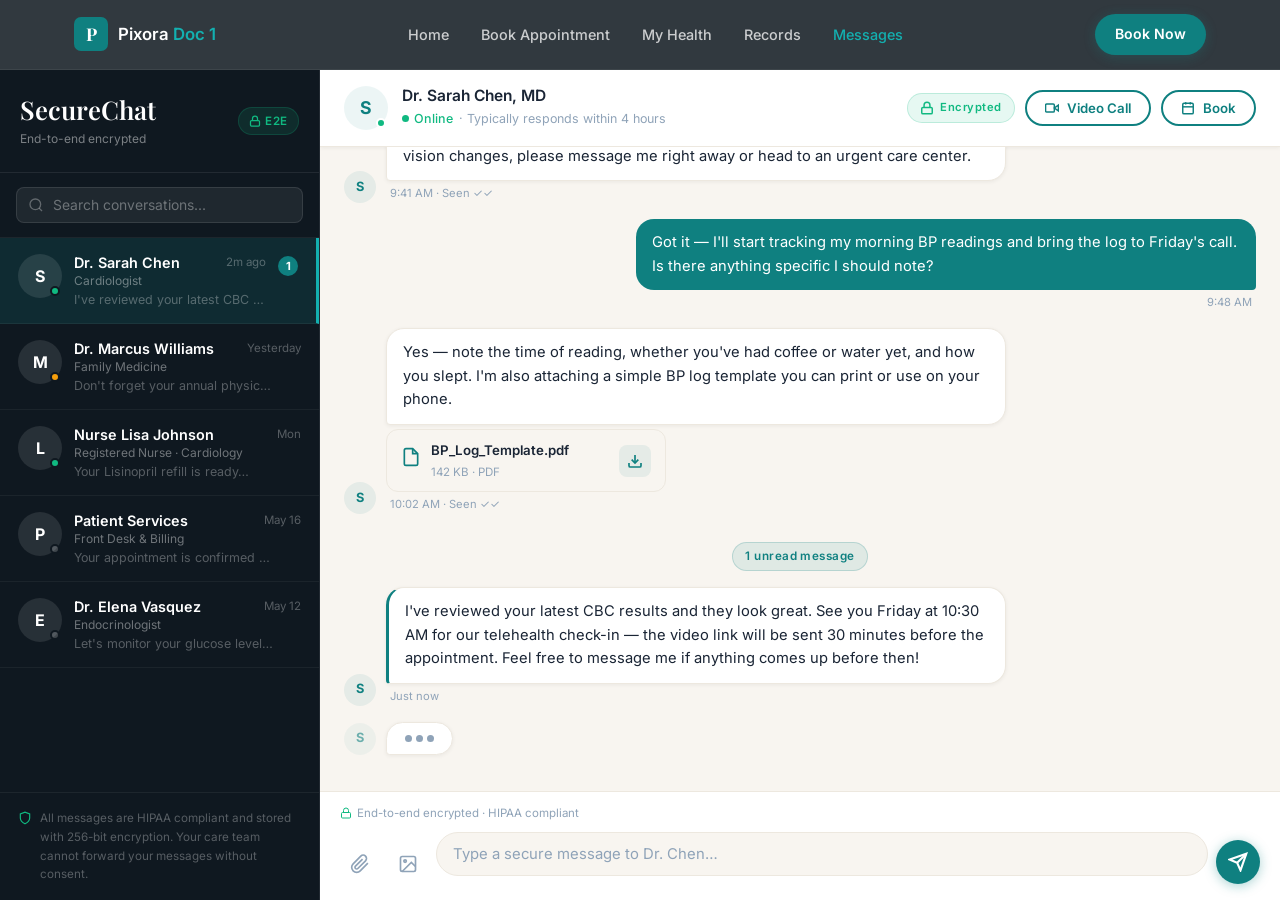
<file: doc/chat.html>
<!DOCTYPE html>
<html lang="en">
<head>
  <meta charset="UTF-8" />
  <meta name="viewport" content="width=device-width, initial-scale=1.0" />
  <title>SecureChat — Pixora Doc 1</title>
  <meta name="description" content="Encrypted, HIPAA-compliant messaging with your care team. No voicemail, no waiting — just direct secure communication." />
  <link rel="stylesheet" href="styles.css" />
  <link rel="stylesheet" href="chat.css" />
</head>
<body class="chat-page">

<div class="page-loader" id="pageLoader">
  <div class="loader-content">
    <div class="loader-logo"><div class="loader-icon">P</div><span class="loader-text">Pixora Doc 1</span></div>
    <div class="loader-bar"><div class="loader-bar-fill"></div></div>
  </div>
</div>

<nav class="nav" id="nav">
  <div class="nav-inner">
    <a href="index.html" class="nav-brand">
      <div class="nav-logo-icon">P</div>
      <span class="nav-wordmark">Pixora <span>Doc 1</span></span>
    </a>
    <ul class="nav-links">
      <li><a href="index.html">Home</a></li>
      <li><a href="booking.html">Book Appointment</a></li>
      <li><a href="dashboard.html">My Health</a></li>
      <li><a href="records.html">Records</a></li>
      <li><a href="chat.html" class="active">Messages</a></li>
    </ul>
    <div class="nav-right">
      <a href="booking.html" class="nav-cta-btn">Book Now</a>
      <button class="hamburger" id="hamburger"><span></span><span></span><span></span></button>
    </div>
  </div>
</nav>
<div class="nav-mobile" id="navMobile">
  <a href="index.html">Home</a>
  <a href="booking.html">Book Appointment</a>
  <a href="dashboard.html">My Health</a>
  <a href="records.html">Records</a>
  <a href="chat.html" class="active">Messages</a>
  <a href="booking.html" class="nav-cta-btn btn btn-primary">Book Now</a>
</div>
<div class="nav-spacer"></div>

<!-- Chat Layout -->
<div class="chat-layout">

  <!-- Left Panel: Care Team List -->
  <aside class="chat-sidebar">
    <div class="chat-sidebar-header">
      <div>
        <h3 style="color:white;">SecureChat</h3>
        <p class="text-xs mt-4" style="color:rgba(255,255,255,0.45);">End-to-end encrypted</p>
      </div>
      <div class="chat-encrypt-badge">
        <svg width="12" height="12" viewBox="0 0 24 24" fill="none" stroke="currentColor" stroke-width="2.5"><rect x="3" y="11" width="18" height="11" rx="2"/><path d="M7 11V7a5 5 0 0 1 10 0v4"/></svg>
        E2E
      </div>
    </div>

    <div class="sidebar-search-wrap">
      <svg width="16" height="16" viewBox="0 0 24 24" fill="none" stroke="currentColor" stroke-width="2"><circle cx="11" cy="11" r="8"/><line x1="21" y1="21" x2="16.65" y2="16.65"/></svg>
      <input type="text" placeholder="Search conversations…" class="sidebar-search" />
    </div>

    <div class="care-team-list" id="careTeamList">

      <button class="care-member active" data-contact="dr-chen" onclick="selectContact(this, 'dr-chen')">
        <div class="care-avatar online">S</div>
        <div class="care-info">
          <div class="care-name-row">
            <span class="care-name">Dr. Sarah Chen</span>
            <span class="care-time">2m ago</span>
          </div>
          <span class="care-role">Cardiologist</span>
          <span class="care-preview">I've reviewed your latest CBC results…</span>
        </div>
        <span class="unread-badge">1</span>
      </button>

      <button class="care-member" data-contact="dr-williams" onclick="selectContact(this, 'dr-williams')">
        <div class="care-avatar away">M</div>
        <div class="care-info">
          <div class="care-name-row">
            <span class="care-name">Dr. Marcus Williams</span>
            <span class="care-time">Yesterday</span>
          </div>
          <span class="care-role">Family Medicine</span>
          <span class="care-preview">Don't forget your annual physical…</span>
        </div>
      </button>

      <button class="care-member" data-contact="nurse-johnson" onclick="selectContact(this, 'nurse-johnson')">
        <div class="care-avatar online">L</div>
        <div class="care-info">
          <div class="care-name-row">
            <span class="care-name">Nurse Lisa Johnson</span>
            <span class="care-time">Mon</span>
          </div>
          <span class="care-role">Registered Nurse · Cardiology</span>
          <span class="care-preview">Your Lisinopril refill is ready…</span>
        </div>
      </button>

      <button class="care-member" data-contact="front-desk" onclick="selectContact(this, 'front-desk')">
        <div class="care-avatar offline">P</div>
        <div class="care-info">
          <div class="care-name-row">
            <span class="care-name">Patient Services</span>
            <span class="care-time">May 16</span>
          </div>
          <span class="care-role">Front Desk &amp; Billing</span>
          <span class="care-preview">Your appointment is confirmed for…</span>
        </div>
      </button>

      <button class="care-member" data-contact="dr-vasquez" onclick="selectContact(this, 'dr-vasquez')">
        <div class="care-avatar offline">E</div>
        <div class="care-info">
          <div class="care-name-row">
            <span class="care-name">Dr. Elena Vasquez</span>
            <span class="care-time">May 12</span>
          </div>
          <span class="care-role">Endocrinologist</span>
          <span class="care-preview">Let's monitor your glucose levels…</span>
        </div>
      </button>

    </div>

    <div class="hipaa-sidebar-note">
      <svg width="14" height="14" viewBox="0 0 24 24" fill="none" stroke="currentColor" stroke-width="2"><path d="M12 22s8-4 8-10V5l-8-3-8 3v7c0 6 8 10 8 10z"/></svg>
      All messages are HIPAA compliant and stored with 256-bit encryption. Your care team cannot forward your messages without consent.
    </div>
  </aside>

  <!-- Right Panel: Active Conversation -->
  <div class="chat-main" id="chatMain">

    <!-- Chat Header -->
    <div class="chat-header">
      <div class="chat-header-left">
        <button class="mobile-back-btn" id="mobileBackBtn" onclick="mobileChatBack()">
          <svg width="20" height="20" viewBox="0 0 24 24" fill="none" stroke="currentColor" stroke-width="2.5"><polyline points="15 18 9 12 15 6"/></svg>
        </button>
        <div class="chat-header-avatar online">S</div>
        <div class="chat-header-info">
          <h4 id="activeContactName">Dr. Sarah Chen, MD</h4>
          <div class="chat-header-meta">
            <span class="online-indicator">
              <span class="online-dot"></span>
              Online
            </span>
            <span class="response-time">· Typically responds within 4 hours</span>
          </div>
        </div>
      </div>
      <div class="chat-header-right">
        <div class="hipaa-badge" style="font-size:0.7rem;">
          <svg viewBox="0 0 24 24" fill="none" stroke="currentColor" stroke-width="2.5"><rect x="3" y="11" width="18" height="11" rx="2"/><path d="M7 11V7a5 5 0 0 1 10 0v4"/></svg>
          Encrypted
        </div>
        <button class="btn btn-outline btn-sm" onclick="showToast('Video call initiated. Check your email for the link.')">
          <svg width="14" height="14" viewBox="0 0 24 24" fill="none" stroke="currentColor" stroke-width="2.5"><polygon points="23 7 16 12 23 17 23 7"/><rect x="1" y="5" width="15" height="14" rx="2"/></svg>
          Video Call
        </button>
        <button class="btn btn-outline btn-sm" onclick="showToast('Booking follow-up with Dr. Chen.')">
          <svg width="14" height="14" viewBox="0 0 24 24" fill="none" stroke="currentColor" stroke-width="2.5"><rect x="3" y="4" width="18" height="18" rx="2"/><line x1="16" y1="2" x2="16" y2="6"/><line x1="8" y1="2" x2="8" y2="6"/><line x1="3" y1="10" x2="21" y2="10"/></svg>
          Book
        </button>
      </div>
    </div>

    <!-- Messages Thread -->
    <div class="chat-messages" id="chatMessages">

      <!-- Date separator -->
      <div class="date-sep"><span>Today · May 20, 2026</span></div>

      <!-- Received -->
      <div class="msg-group received">
        <div class="msg-avatar">S</div>
        <div class="msg-stack">
          <div class="msg-bubble received">
            Good morning, Jordan. I've just reviewed your CBC results from this morning — everything looks normal, which is great news. Your white blood cell count is healthy and there are no signs of infection or anemia.
          </div>
          <div class="msg-bubble received">
            I do want to address the blood pressure reading from your last visit. Your numbers are still slightly elevated at 128/84. I'd like you to continue the DASH diet and try to get 30 minutes of walking in most days. We'll re-check at our telehealth appointment on Friday.
          </div>
          <span class="msg-time">9:14 AM</span>
        </div>
      </div>

      <!-- Sent -->
      <div class="msg-group sent">
        <div class="msg-stack">
          <div class="msg-bubble sent">
            Thank you, Dr. Chen! I'm relieved about the CBC. I've been trying to stick to the DASH diet — it's going better than I expected, honestly.
          </div>
          <span class="msg-time">9:22 AM</span>
        </div>
      </div>

      <div class="msg-group sent">
        <div class="msg-stack">
          <div class="msg-bubble sent">
            One question — I've been waking up with mild headaches a few mornings this week. Could that be related to the blood pressure? Or the Lisinopril?
          </div>
          <span class="msg-time">9:23 AM</span>
        </div>
      </div>

      <!-- Received -->
      <div class="msg-group received">
        <div class="msg-avatar">S</div>
        <div class="msg-stack">
          <div class="msg-bubble received">
            Morning headaches can sometimes be a sign that blood pressure is elevated overnight. It's worth noting when you wake up — try to take a reading first thing before caffeine or activity. We can review that pattern on Friday.
          </div>
          <div class="msg-bubble received">
            Lisinopril doesn't typically cause headaches, but if they worsen or come with vision changes, please message me right away or head to an urgent care center.
          </div>
          <span class="msg-time">9:41 AM · Seen ✓✓</span>
        </div>
      </div>

      <!-- Sent -->
      <div class="msg-group sent">
        <div class="msg-stack">
          <div class="msg-bubble sent">
            Got it — I'll start tracking my morning BP readings and bring the log to Friday's call. Is there anything specific I should note?
          </div>
          <span class="msg-time">9:48 AM</span>
        </div>
      </div>

      <!-- Received with attachment preview -->
      <div class="msg-group received">
        <div class="msg-avatar">S</div>
        <div class="msg-stack">
          <div class="msg-bubble received">
            Yes — note the time of reading, whether you've had coffee or water yet, and how you slept. I'm also attaching a simple BP log template you can print or use on your phone.
          </div>
          <div class="msg-attachment">
            <div class="attach-icon">
              <svg width="20" height="20" viewBox="0 0 24 24" fill="none" stroke="currentColor" stroke-width="2"><path d="M14 2H6a2 2 0 0 0-2 2v16a2 2 0 0 0 2 2h12a2 2 0 0 0 2-2V8z"/><polyline points="14 2 14 8 20 8"/></svg>
            </div>
            <div class="attach-info">
              <span class="attach-name">BP_Log_Template.pdf</span>
              <span class="attach-size">142 KB · PDF</span>
            </div>
            <button class="attach-download" onclick="showToast('Downloading BP_Log_Template.pdf…')">
              <svg width="16" height="16" viewBox="0 0 24 24" fill="none" stroke="currentColor" stroke-width="2.5"><path d="M21 15v4a2 2 0 0 1-2 2H5a2 2 0 0 1-2-2v-4"/><polyline points="7 10 12 15 17 10"/><line x1="12" y1="15" x2="12" y2="3"/></svg>
            </button>
          </div>
          <span class="msg-time">10:02 AM · Seen ✓✓</span>
        </div>
      </div>

      <!-- Unread separator -->
      <div class="unread-sep"><span>1 unread message</span></div>

      <!-- Received (unread) -->
      <div class="msg-group received">
        <div class="msg-avatar">S</div>
        <div class="msg-stack">
          <div class="msg-bubble received unread">
            I've reviewed your latest CBC results and they look great. See you Friday at 10:30 AM for our telehealth check-in — the video link will be sent 30 minutes before the appointment. Feel free to message me if anything comes up before then!
          </div>
          <span class="msg-time">Just now</span>
        </div>
      </div>

      <!-- Typing indicator -->
      <div class="typing-indicator" id="typingIndicator">
        <div class="msg-avatar" style="opacity:0.6;">S</div>
        <div class="typing-dots">
          <span></span><span></span><span></span>
        </div>
      </div>

    </div><!-- /chat-messages -->

    <!-- Input Bar -->
    <div class="chat-input-bar">
      <div class="input-encrypt-note">
        <svg width="12" height="12" viewBox="0 0 24 24" fill="none" stroke="currentColor" stroke-width="2"><rect x="3" y="11" width="18" height="11" rx="2"/><path d="M7 11V7a5 5 0 0 1 10 0v4"/></svg>
        End-to-end encrypted · HIPAA compliant
      </div>
      <div class="input-row">
        <button class="input-action-btn" title="Attach file" onclick="showToast('File attachment support coming soon.')">
          <svg width="20" height="20" viewBox="0 0 24 24" fill="none" stroke="currentColor" stroke-width="2"><path d="M21.44 11.05l-9.19 9.19a6 6 0 0 1-8.49-8.49l9.19-9.19a4 4 0 0 1 5.66 5.66l-9.2 9.19a2 2 0 0 1-2.83-2.83l8.49-8.48"/></svg>
        </button>
        <button class="input-action-btn" title="Upload photo" onclick="showToast('Photo upload coming soon.')">
          <svg width="20" height="20" viewBox="0 0 24 24" fill="none" stroke="currentColor" stroke-width="2"><rect x="3" y="3" width="18" height="18" rx="2"/><circle cx="8.5" cy="8.5" r="1.5"/><polyline points="21 15 16 10 5 21"/></svg>
        </button>
        <div class="input-field-wrap">
          <textarea
            id="messageInput"
            class="chat-input-field"
            placeholder="Type a secure message to Dr. Chen…"
            rows="1"
          ></textarea>
        </div>
        <button class="send-btn" id="sendBtn" title="Send message">
          <svg width="20" height="20" viewBox="0 0 24 24" fill="none" stroke="currentColor" stroke-width="2.5"><line x1="22" y1="2" x2="11" y2="13"/><polygon points="22 2 15 22 11 13 2 9 22 2"/></svg>
        </button>
      </div>
    </div>

  </div><!-- /chat-main -->

</div><!-- /chat-layout -->

<div class="toast" id="toast"><svg class="toast-icon" viewBox="0 0 24 24" fill="none" stroke="currentColor" stroke-width="2.5"><polyline points="20 6 9 17 4 12"/></svg><span class="toast-msg" id="toastMsg"></span></div>

<script src="app.js"></script>
<script src="chat.js"></script>
</body>
</html>
</file>
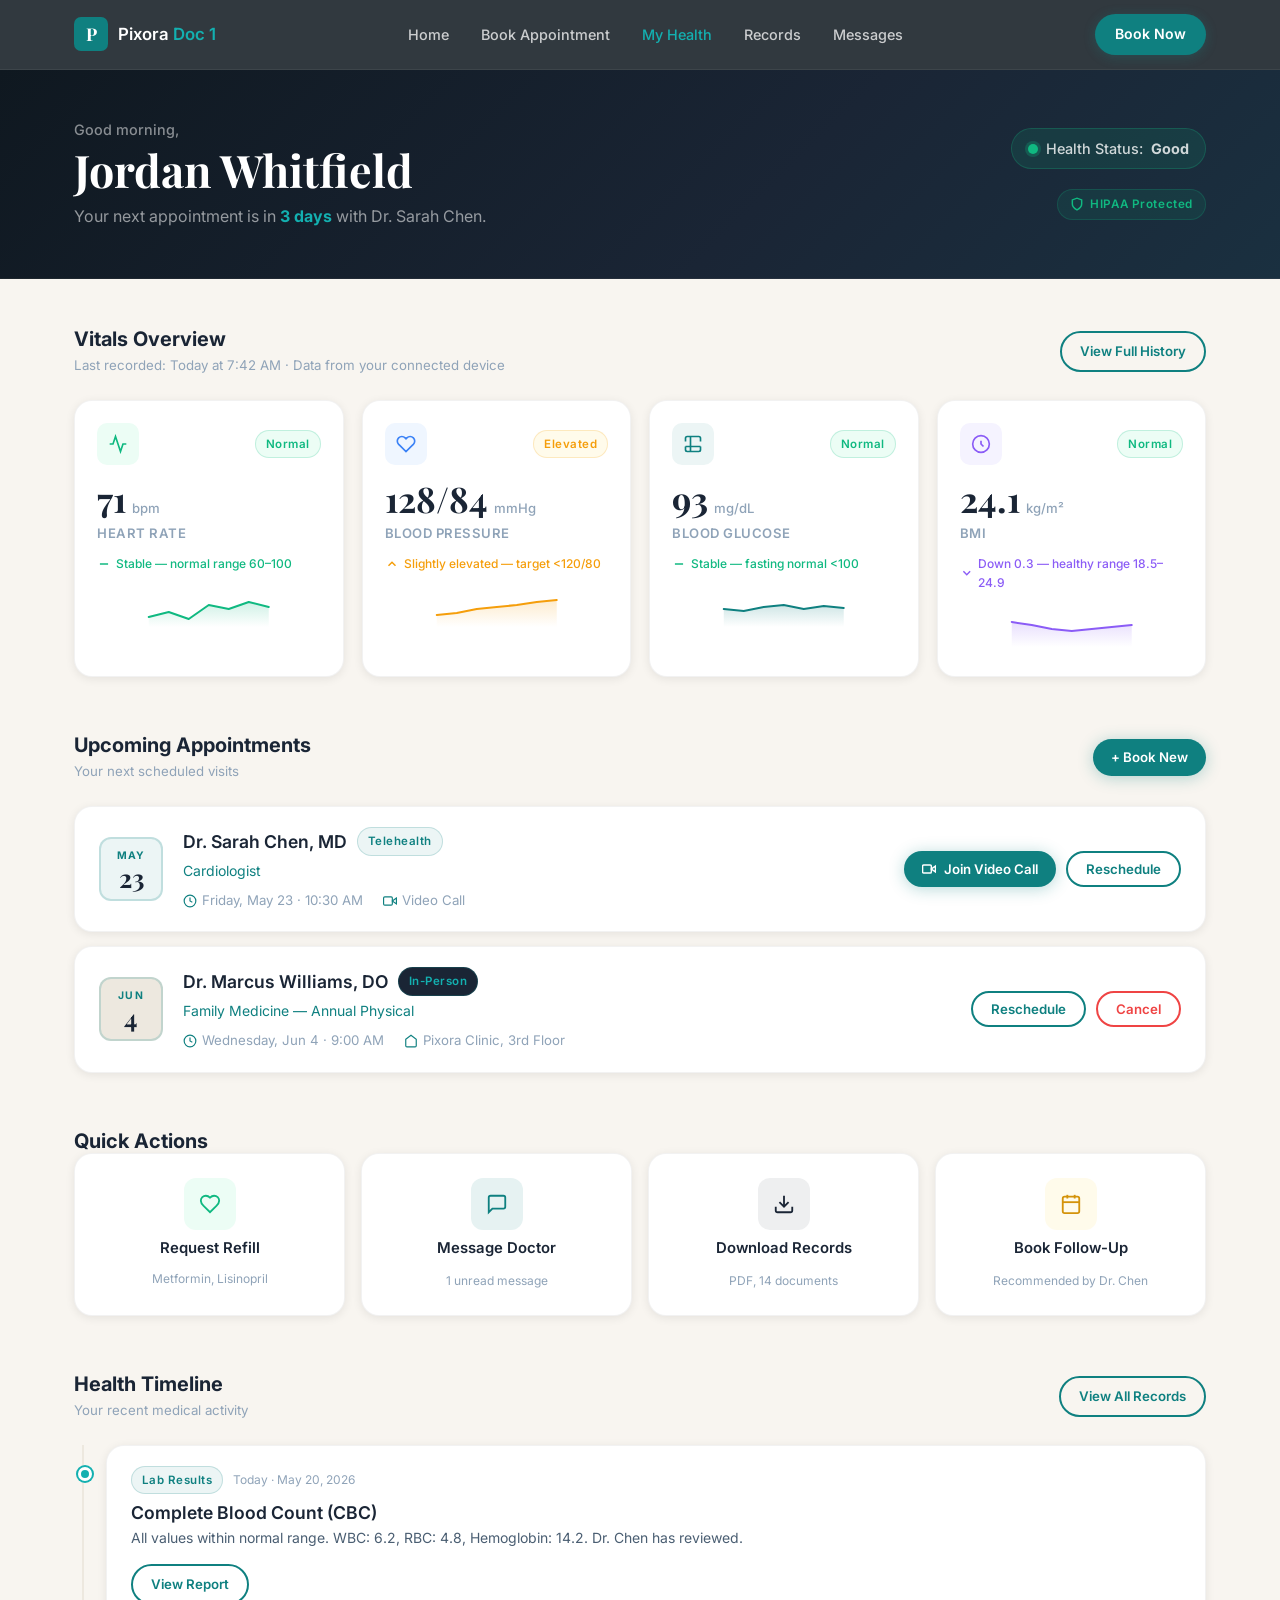
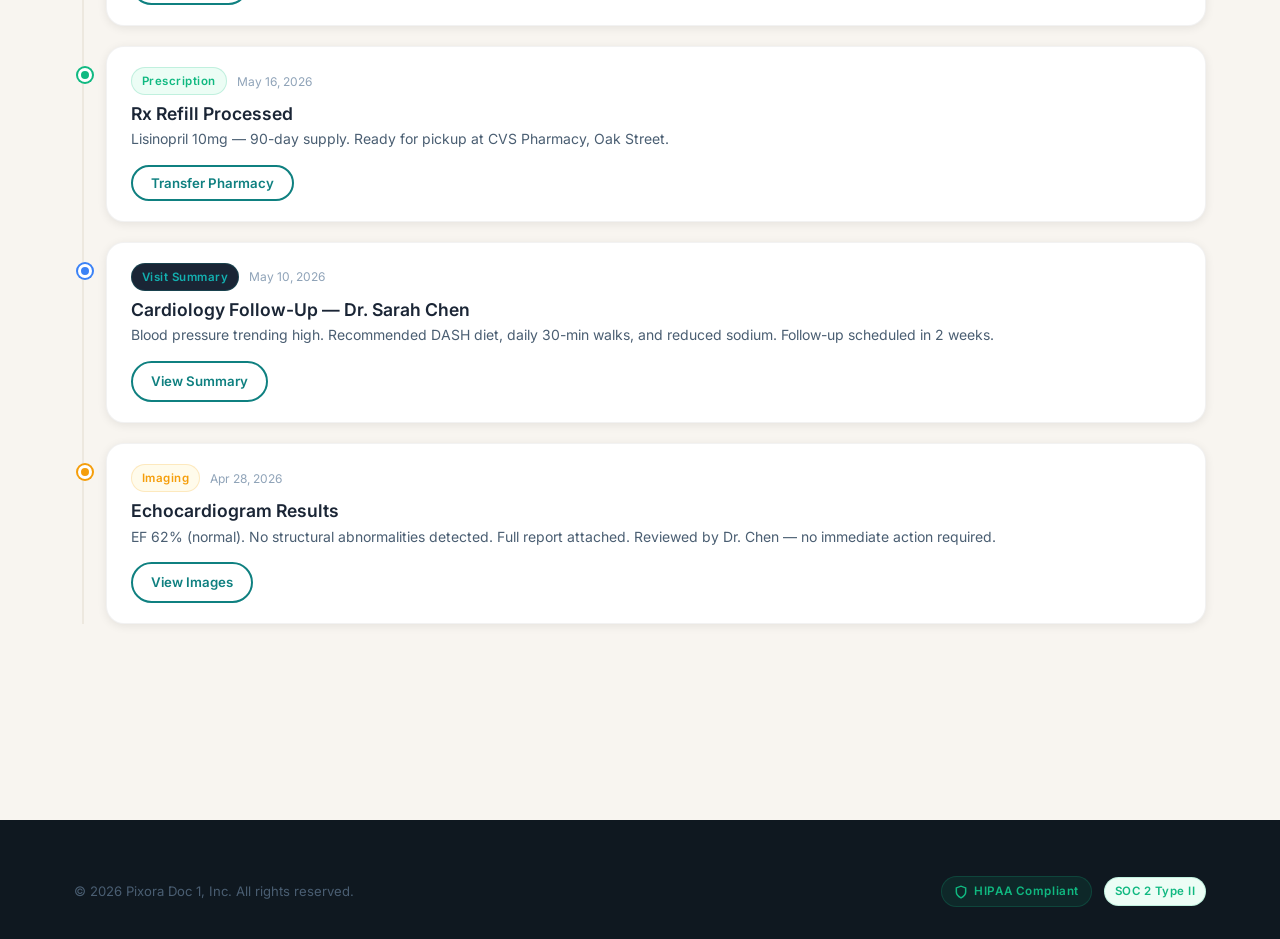
<file: doc/dashboard.html>
<!DOCTYPE html>
<html lang="en">
<head>
  <meta charset="UTF-8" />
  <meta name="viewport" content="width=device-width, initial-scale=1.0" />
  <title>My Health Dashboard — Pixora Doc 1</title>
  <meta name="description" content="Your personalized health dashboard — vitals, appointments, quick actions, and your health timeline." />
  <link rel="stylesheet" href="styles.css" />
  <link rel="stylesheet" href="dashboard.css" />
</head>
<body>

<div class="page-loader" id="pageLoader">
  <div class="loader-content">
    <div class="loader-logo"><div class="loader-icon">P</div><span class="loader-text">Pixora Doc 1</span></div>
    <div class="loader-bar"><div class="loader-bar-fill"></div></div>
  </div>
</div>

<nav class="nav" id="nav">
  <div class="nav-inner">
    <a href="index.html" class="nav-brand">
      <div class="nav-logo-icon">P</div>
      <span class="nav-wordmark">Pixora <span>Doc 1</span></span>
    </a>
    <ul class="nav-links">
      <li><a href="index.html">Home</a></li>
      <li><a href="booking.html">Book Appointment</a></li>
      <li><a href="dashboard.html" class="active">My Health</a></li>
      <li><a href="records.html">Records</a></li>
      <li><a href="chat.html">Messages</a></li>
    </ul>
    <div class="nav-right">
      <a href="booking.html" class="nav-cta-btn">Book Now</a>
      <button class="hamburger" id="hamburger"><span></span><span></span><span></span></button>
    </div>
  </div>
</nav>
<div class="nav-mobile" id="navMobile">
  <a href="index.html">Home</a>
  <a href="booking.html">Book Appointment</a>
  <a href="dashboard.html" class="active">My Health</a>
  <a href="records.html">Records</a>
  <a href="chat.html">Messages</a>
  <a href="booking.html" class="nav-cta-btn btn btn-primary">Book Now</a>
</div>

<div class="nav-spacer"></div>

<!-- Dashboard Header -->
<div class="dash-header">
  <div class="container">
    <div class="dash-greeting">
      <div class="dash-greeting-text">
        <p class="greeting-label">Good morning,</p>
        <h1 class="greeting-name">Jordan Whitfield</h1>
        <p class="greeting-sub">Your next appointment is in <strong>3 days</strong> with Dr. Sarah Chen.</p>
      </div>
      <div class="dash-greeting-right">
        <div class="health-status-badge">
          <span class="status-dot"></span>
          Health Status: <strong>Good</strong>
        </div>
        <div class="hipaa-badge mt-12">
          <svg viewBox="0 0 24 24" fill="none" stroke="currentColor" stroke-width="2.5"><path d="M12 22s8-4 8-10V5l-8-3-8 3v7c0 6 8 10 8 10z"/></svg>
          HIPAA Protected
        </div>
      </div>
    </div>
  </div>
</div>

<div class="container dash-body">

  <!-- ═══════════════════════════════════════════
       VITALS PANEL
  ════════════════════════════════════════════ -->
  <section class="dash-section">
    <div class="dash-section-header">
      <div>
        <h3 class="dash-section-title">Vitals Overview</h3>
        <p class="dash-section-sub">Last recorded: Today at 7:42 AM · Data from your connected device</p>
      </div>
      <a href="records.html" class="btn btn-outline btn-sm">View Full History</a>
    </div>

    <div class="vitals-grid">

      <div class="vital-card card fade-up">
        <div class="vital-header">
          <div class="vital-icon vital-icon-green">
            <svg width="20" height="20" viewBox="0 0 24 24" fill="none" stroke="currentColor" stroke-width="2"><polyline points="22 12 18 12 15 21 9 3 6 12 2 12"/></svg>
          </div>
          <span class="badge badge-success">Normal</span>
        </div>
        <div class="vital-value"><span class="vital-number" data-target="72">0</span><span class="vital-unit">bpm</span></div>
        <div class="vital-label">Heart Rate</div>
        <div class="vital-trend trend-stable">
          <svg width="14" height="14" viewBox="0 0 24 24" fill="none" stroke="currentColor" stroke-width="2.5"><polyline points="5 12 19 12"/></svg>
          Stable — normal range 60–100
        </div>
        <div class="vital-mini-chart">
          <svg viewBox="0 0 120 40" fill="none" xmlns="http://www.w3.org/2000/svg">
            <polyline points="0,30 20,25 40,32 60,18 80,22 100,15 120,20" stroke="#10b981" stroke-width="2" fill="none" stroke-linecap="round" stroke-linejoin="round"/>
            <linearGradient id="g1" x1="0" y1="0" x2="0" y2="1"><stop offset="0%" stop-color="#10b981" stop-opacity="0.2"/><stop offset="100%" stop-color="#10b981" stop-opacity="0"/></linearGradient>
            <polygon points="0,30 20,25 40,32 60,18 80,22 100,15 120,20 120,40 0,40" fill="url(#g1)"/>
          </svg>
        </div>
      </div>

      <div class="vital-card card fade-up fade-up-delay-1">
        <div class="vital-header">
          <div class="vital-icon vital-icon-blue">
            <svg width="20" height="20" viewBox="0 0 24 24" fill="none" stroke="currentColor" stroke-width="2"><path d="M20.84 4.61a5.5 5.5 0 0 0-7.78 0L12 5.67l-1.06-1.06a5.5 5.5 0 0 0-7.78 7.78l1.06 1.06L12 21.23l7.78-7.78 1.06-1.06a5.5 5.5 0 0 0 0-7.78z"/></svg>
          </div>
          <span class="badge badge-warning">Elevated</span>
        </div>
        <div class="vital-value"><span class="vital-number-text">128/84</span><span class="vital-unit">mmHg</span></div>
        <div class="vital-label">Blood Pressure</div>
        <div class="vital-trend trend-up">
          <svg width="14" height="14" viewBox="0 0 24 24" fill="none" stroke="currentColor" stroke-width="2.5"><polyline points="18 15 12 9 6 15"/></svg>
          Slightly elevated — target &lt;120/80
        </div>
        <div class="vital-mini-chart">
          <svg viewBox="0 0 120 40" fill="none" xmlns="http://www.w3.org/2000/svg">
            <polyline points="0,28 20,26 40,22 60,20 80,18 100,15 120,13" stroke="#f59e0b" stroke-width="2" fill="none" stroke-linecap="round" stroke-linejoin="round"/>
            <linearGradient id="g2" x1="0" y1="0" x2="0" y2="1"><stop offset="0%" stop-color="#f59e0b" stop-opacity="0.2"/><stop offset="100%" stop-color="#f59e0b" stop-opacity="0"/></linearGradient>
            <polygon points="0,28 20,26 40,22 60,20 80,18 100,15 120,13 120,40 0,40" fill="url(#g2)"/>
          </svg>
        </div>
      </div>

      <div class="vital-card card fade-up fade-up-delay-2">
        <div class="vital-header">
          <div class="vital-icon vital-icon-teal">
            <svg width="20" height="20" viewBox="0 0 24 24" fill="none" stroke="currentColor" stroke-width="2"><path d="M9 3H5a2 2 0 0 0-2 2v4m6-6h10a2 2 0 0 1 2 2v4M9 3v18m0 0h10a2 2 0 0 0 2-2v-4M9 21H5a2 2 0 0 1-2-2v-4m0 0h18"/></svg>
          </div>
          <span class="badge badge-success">Normal</span>
        </div>
        <div class="vital-value"><span class="vital-number" data-target="95">0</span><span class="vital-unit">mg/dL</span></div>
        <div class="vital-label">Blood Glucose</div>
        <div class="vital-trend trend-stable">
          <svg width="14" height="14" viewBox="0 0 24 24" fill="none" stroke="currentColor" stroke-width="2.5"><polyline points="5 12 19 12"/></svg>
          Stable — fasting normal &lt;100
        </div>
        <div class="vital-mini-chart">
          <svg viewBox="0 0 120 40" fill="none" xmlns="http://www.w3.org/2000/svg">
            <polyline points="0,22 20,24 40,20 60,18 80,22 100,19 120,21" stroke="#0f8080" stroke-width="2" fill="none" stroke-linecap="round" stroke-linejoin="round"/>
            <linearGradient id="g3" x1="0" y1="0" x2="0" y2="1"><stop offset="0%" stop-color="#0f8080" stop-opacity="0.2"/><stop offset="100%" stop-color="#0f8080" stop-opacity="0"/></linearGradient>
            <polygon points="0,22 20,24 40,20 60,18 80,22 100,19 120,21 120,40 0,40" fill="url(#g3)"/>
          </svg>
        </div>
      </div>

      <div class="vital-card card fade-up fade-up-delay-3">
        <div class="vital-header">
          <div class="vital-icon vital-icon-purple">
            <svg width="20" height="20" viewBox="0 0 24 24" fill="none" stroke="currentColor" stroke-width="2"><path d="M12 2a10 10 0 1 0 0 20 10 10 0 0 0 0-20z"/><path d="M12 8v4l3 3"/></svg>
          </div>
          <span class="badge badge-success">Normal</span>
        </div>
        <div class="vital-value"><span class="vital-number-text">24.1</span><span class="vital-unit">kg/m²</span></div>
        <div class="vital-label">BMI</div>
        <div class="vital-trend trend-down">
          <svg width="14" height="14" viewBox="0 0 24 24" fill="none" stroke="currentColor" stroke-width="2.5"><polyline points="18 9 12 15 6 9"/></svg>
          Down 0.3 — healthy range 18.5–24.9
        </div>
        <div class="vital-mini-chart">
          <svg viewBox="0 0 120 40" fill="none" xmlns="http://www.w3.org/2000/svg">
            <polyline points="0,15 20,18 40,22 60,24 80,22 100,20 120,18" stroke="#8b5cf6" stroke-width="2" fill="none" stroke-linecap="round" stroke-linejoin="round"/>
            <linearGradient id="g4" x1="0" y1="0" x2="0" y2="1"><stop offset="0%" stop-color="#8b5cf6" stop-opacity="0.2"/><stop offset="100%" stop-color="#8b5cf6" stop-opacity="0"/></linearGradient>
            <polygon points="0,15 20,18 40,22 60,24 80,22 100,20 120,18 120,40 0,40" fill="url(#g4)"/>
          </svg>
        </div>
      </div>

    </div>
  </section>

  <!-- ═══════════════════════════════════════════
       UPCOMING APPOINTMENTS
  ════════════════════════════════════════════ -->
  <section class="dash-section">
    <div class="dash-section-header">
      <div>
        <h3 class="dash-section-title">Upcoming Appointments</h3>
        <p class="dash-section-sub">Your next scheduled visits</p>
      </div>
      <a href="booking.html" class="btn btn-primary btn-sm">+ Book New</a>
    </div>
    <div class="appointments-list">

      <div class="appt-card card fade-up">
        <div class="appt-date-block">
          <span class="appt-month">MAY</span>
          <span class="appt-day">23</span>
        </div>
        <div class="appt-info">
          <div class="appt-top">
            <h4>Dr. Sarah Chen, MD</h4>
            <span class="badge badge-teal">Telehealth</span>
          </div>
          <p class="text-sm" style="color:var(--teal);">Cardiologist</p>
          <div class="appt-meta">
            <span>
              <svg width="14" height="14" viewBox="0 0 24 24" fill="none" stroke="currentColor" stroke-width="2"><circle cx="12" cy="12" r="10"/><polyline points="12 6 12 12 16 14"/></svg>
              Friday, May 23 · 10:30 AM
            </span>
            <span>
              <svg width="14" height="14" viewBox="0 0 24 24" fill="none" stroke="currentColor" stroke-width="2"><polygon points="23 7 16 12 23 17 23 7"/><rect x="1" y="5" width="15" height="14" rx="2"/></svg>
              Video Call
            </span>
          </div>
        </div>
        <div class="appt-actions">
          <button class="btn btn-primary btn-sm" onclick="showToast('Video call link sent to your email!')">
            <svg width="14" height="14" viewBox="0 0 24 24" fill="none" stroke="currentColor" stroke-width="2.5"><polygon points="23 7 16 12 23 17 23 7"/><rect x="1" y="5" width="15" height="14" rx="2"/></svg>
            Join Video Call
          </button>
          <button class="btn btn-outline btn-sm" onclick="showToast('Appointment details shared.')">Reschedule</button>
        </div>
      </div>

      <div class="appt-card card fade-up fade-up-delay-1">
        <div class="appt-date-block" style="background:var(--cream-dark);">
          <span class="appt-month">JUN</span>
          <span class="appt-day">4</span>
        </div>
        <div class="appt-info">
          <div class="appt-top">
            <h4>Dr. Marcus Williams, DO</h4>
            <span class="badge badge-navy">In-Person</span>
          </div>
          <p class="text-sm" style="color:var(--teal);">Family Medicine — Annual Physical</p>
          <div class="appt-meta">
            <span>
              <svg width="14" height="14" viewBox="0 0 24 24" fill="none" stroke="currentColor" stroke-width="2"><circle cx="12" cy="12" r="10"/><polyline points="12 6 12 12 16 14"/></svg>
              Wednesday, Jun 4 · 9:00 AM
            </span>
            <span>
              <svg width="14" height="14" viewBox="0 0 24 24" fill="none" stroke="currentColor" stroke-width="2"><path d="M3 9l9-7 9 7v11a2 2 0 0 1-2 2H5a2 2 0 0 1-2-2z"/></svg>
              Pixora Clinic, 3rd Floor
            </span>
          </div>
        </div>
        <div class="appt-actions">
          <button class="btn btn-outline btn-sm" onclick="showToast('Appointment rescheduled.')">Reschedule</button>
          <button class="btn btn-outline btn-sm" style="color:var(--danger);border-color:var(--danger);" onclick="showToast('Appointment cancelled.')">Cancel</button>
        </div>
      </div>

    </div>
  </section>

  <!-- ═══════════════════════════════════════════
       QUICK ACTIONS
  ════════════════════════════════════════════ -->
  <section class="dash-section">
    <h3 class="dash-section-title mb-20">Quick Actions</h3>
    <div class="quick-actions-grid">

      <button class="quick-action-card card" onclick="showToast('Refill request sent to Dr. Chen. Ready in 24 hours.')">
        <div class="qa-icon" style="background:#ecfdf5;color:#10b981;">
          <svg width="22" height="22" viewBox="0 0 24 24" fill="none" stroke="currentColor" stroke-width="2"><path d="M19 14c1.49-1.46 3-3.21 3-5.5A5.5 5.5 0 0 0 16.5 3c-1.76 0-3 .5-4.5 2-1.5-1.5-2.74-2-4.5-2A5.5 5.5 0 0 0 2 8.5c0 2.3 1.5 4.05 3 5.5l7 7Z"/></svg>
        </div>
        <h4>Request Refill</h4>
        <p class="text-xs mt-4" style="color:var(--text-muted);">Metformin, Lisinopril</p>
      </button>

      <a href="chat.html" class="quick-action-card card">
        <div class="qa-icon" style="background:rgba(15,128,128,0.1);color:var(--teal);">
          <svg width="22" height="22" viewBox="0 0 24 24" fill="none" stroke="currentColor" stroke-width="2"><path d="M21 15a2 2 0 0 1-2 2H7l-4 4V5a2 2 0 0 1 2-2h14a2 2 0 0 1 2 2z"/></svg>
        </div>
        <h4>Message Doctor</h4>
        <p class="text-xs mt-4" style="color:var(--text-muted);">1 unread message</p>
      </a>

      <a href="records.html" class="quick-action-card card">
        <div class="qa-icon" style="background:rgba(26,37,53,0.07);color:var(--navy);">
          <svg width="22" height="22" viewBox="0 0 24 24" fill="none" stroke="currentColor" stroke-width="2"><path d="M21 15v4a2 2 0 0 1-2 2H5a2 2 0 0 1-2-2v-4"/><polyline points="7 10 12 15 17 10"/><line x1="12" y1="15" x2="12" y2="3"/></svg>
        </div>
        <h4>Download Records</h4>
        <p class="text-xs mt-4" style="color:var(--text-muted);">PDF, 14 documents</p>
      </a>

      <a href="booking.html" class="quick-action-card card">
        <div class="qa-icon" style="background:#fffbeb;color:#d4930a;">
          <svg width="22" height="22" viewBox="0 0 24 24" fill="none" stroke="currentColor" stroke-width="2"><rect x="3" y="4" width="18" height="18" rx="2"/><line x1="16" y1="2" x2="16" y2="6"/><line x1="8" y1="2" x2="8" y2="6"/><line x1="3" y1="10" x2="21" y2="10"/></svg>
        </div>
        <h4>Book Follow-Up</h4>
        <p class="text-xs mt-4" style="color:var(--text-muted);">Recommended by Dr. Chen</p>
      </a>

    </div>
  </section>

  <!-- ═══════════════════════════════════════════
       HEALTH TIMELINE
  ════════════════════════════════════════════ -->
  <section class="dash-section">
    <div class="dash-section-header">
      <div>
        <h3 class="dash-section-title">Health Timeline</h3>
        <p class="dash-section-sub">Your recent medical activity</p>
      </div>
      <a href="records.html" class="btn btn-outline btn-sm">View All Records</a>
    </div>
    <div class="timeline">

      <div class="timeline-item fade-up">
        <div class="timeline-dot dot-teal"></div>
        <div class="timeline-content card">
          <div class="timeline-meta">
            <span class="badge badge-teal">Lab Results</span>
            <span class="text-xs text-muted">Today · May 20, 2026</span>
          </div>
          <h4 class="mt-8">Complete Blood Count (CBC)</h4>
          <p class="text-sm mt-4" style="color:var(--text-body);">All values within normal range. WBC: 6.2, RBC: 4.8, Hemoglobin: 14.2. Dr. Chen has reviewed.</p>
          <div class="timeline-actions">
            <a href="records.html" class="btn btn-outline btn-sm">View Report</a>
          </div>
        </div>
      </div>

      <div class="timeline-item fade-up fade-up-delay-1">
        <div class="timeline-dot dot-success"></div>
        <div class="timeline-content card">
          <div class="timeline-meta">
            <span class="badge badge-success">Prescription</span>
            <span class="text-xs text-muted">May 16, 2026</span>
          </div>
          <h4 class="mt-8">Rx Refill Processed</h4>
          <p class="text-sm mt-4" style="color:var(--text-body);">Lisinopril 10mg — 90-day supply. Ready for pickup at CVS Pharmacy, Oak Street.</p>
          <div class="timeline-actions">
            <button class="btn btn-outline btn-sm" onclick="showToast('Transfer request sent to your pharmacy.')">Transfer Pharmacy</button>
          </div>
        </div>
      </div>

      <div class="timeline-item fade-up fade-up-delay-2">
        <div class="timeline-dot dot-blue"></div>
        <div class="timeline-content card">
          <div class="timeline-meta">
            <span class="badge badge-navy">Visit Summary</span>
            <span class="text-xs text-muted">May 10, 2026</span>
          </div>
          <h4 class="mt-8">Cardiology Follow-Up — Dr. Sarah Chen</h4>
          <p class="text-sm mt-4" style="color:var(--text-body);">Blood pressure trending high. Recommended DASH diet, daily 30-min walks, and reduced sodium. Follow-up scheduled in 2 weeks.</p>
          <div class="timeline-actions">
            <a href="records.html" class="btn btn-outline btn-sm">View Summary</a>
          </div>
        </div>
      </div>

      <div class="timeline-item fade-up fade-up-delay-3">
        <div class="timeline-dot dot-warning"></div>
        <div class="timeline-content card">
          <div class="timeline-meta">
            <span class="badge badge-warning">Imaging</span>
            <span class="text-xs text-muted">Apr 28, 2026</span>
          </div>
          <h4 class="mt-8">Echocardiogram Results</h4>
          <p class="text-sm mt-4" style="color:var(--text-body);">EF 62% (normal). No structural abnormalities detected. Full report attached. Reviewed by Dr. Chen — no immediate action required.</p>
          <div class="timeline-actions">
            <a href="records.html" class="btn btn-outline btn-sm">View Images</a>
          </div>
        </div>
      </div>

    </div>
  </section>

</div><!-- /container -->

<footer class="footer" style="margin-top:60px;">
  <div class="container">
    <div class="footer-bottom" style="border-top:none;padding-top:0;">
      <p>&copy; 2026 Pixora Doc 1, Inc. All rights reserved.</p>
      <div class="footer-badges">
        <span class="hipaa-badge"><svg viewBox="0 0 24 24" fill="none" stroke="currentColor" stroke-width="2.5"><path d="M12 22s8-4 8-10V5l-8-3-8 3v7c0 6 8 10 8 10z"/></svg>HIPAA Compliant</span>
        <span class="badge badge-success">SOC 2 Type II</span>
      </div>
    </div>
  </div>
</footer>

<div class="toast" id="toast"><svg class="toast-icon" viewBox="0 0 24 24" fill="none" stroke="currentColor" stroke-width="2.5"><polyline points="20 6 9 17 4 12"/></svg><span class="toast-msg" id="toastMsg"></span></div>

<script src="app.js"></script>
<script>
  // Animate vitals numbers
  document.querySelectorAll('.vital-number').forEach(el => {
    const target = parseInt(el.dataset.target);
    let start = 0;
    const step = target / 60;
    const tick = () => {
      start = Math.min(start + step, target);
      el.textContent = Math.round(start);
      if (start < target) requestAnimationFrame(tick);
    };
    setTimeout(tick, 600);
  });
</script>
</body>
</html>
</file>
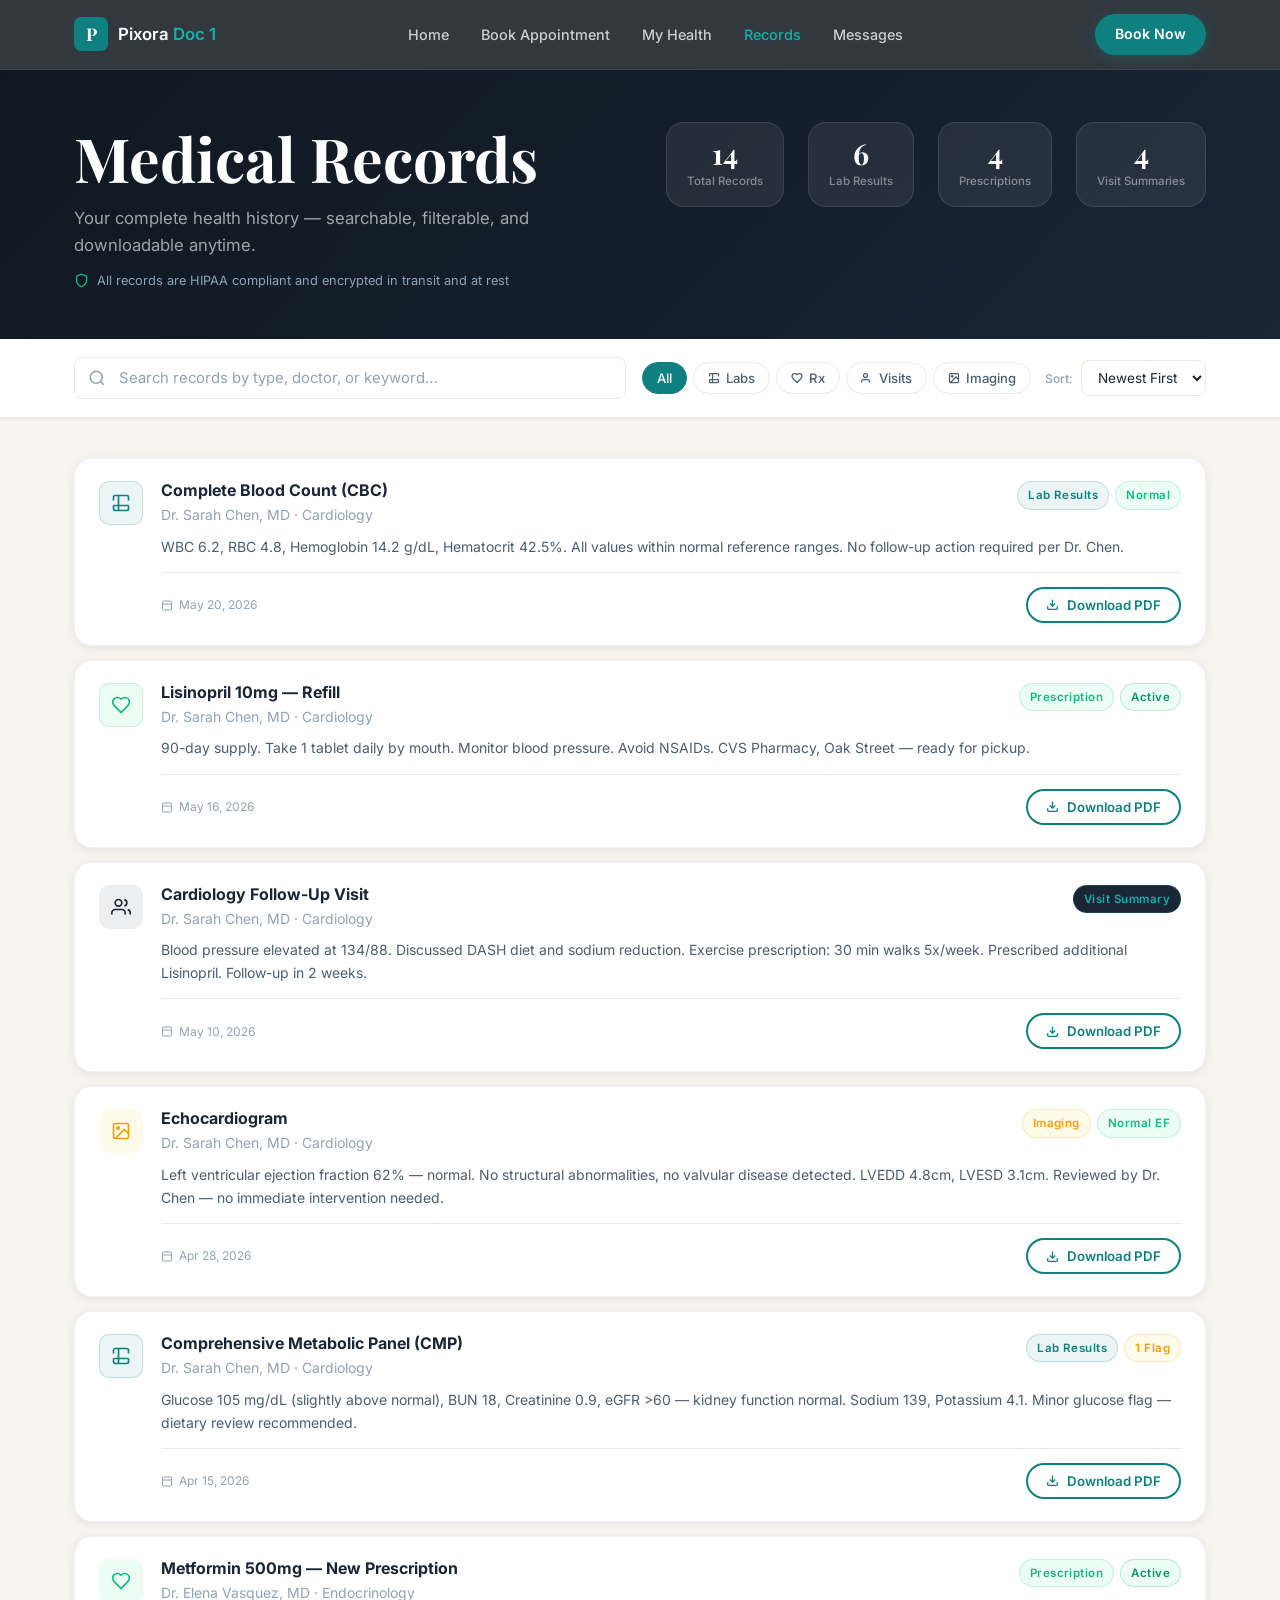
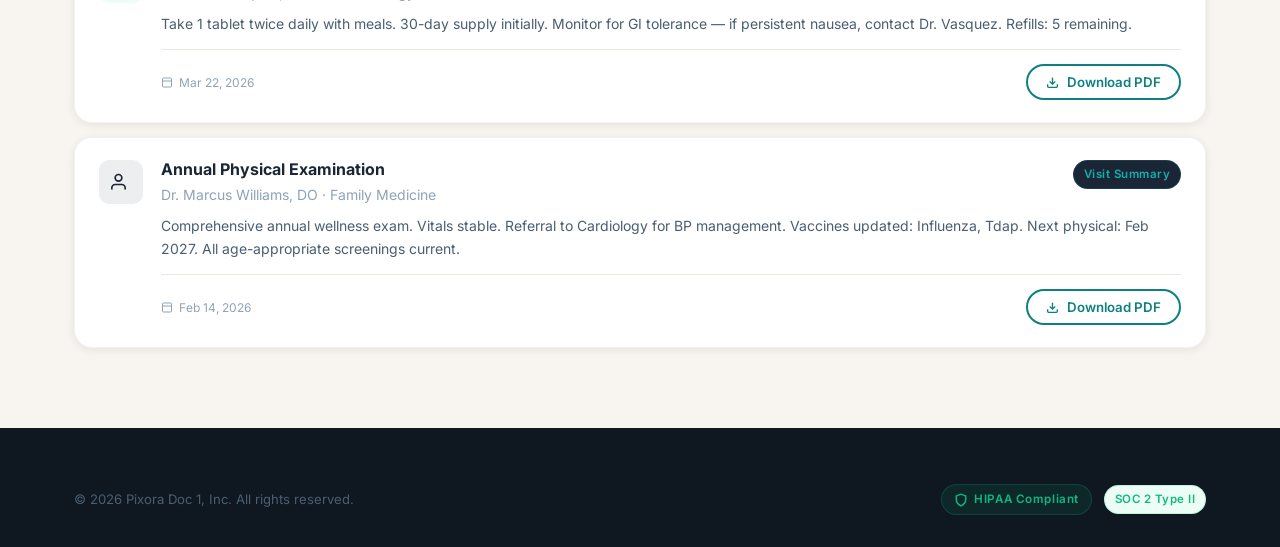
<file: doc/records.html>
<!DOCTYPE html>
<html lang="en">
<head>
  <meta charset="UTF-8" />
  <meta name="viewport" content="width=device-width, initial-scale=1.0" />
  <title>Medical Records — Pixora Doc 1</title>
  <meta name="description" content="Access, search, and download your complete medical records — all HIPAA protected." />
  <link rel="stylesheet" href="styles.css" />
  <link rel="stylesheet" href="records.css" />
</head>
<body>

<div class="page-loader" id="pageLoader">
  <div class="loader-content">
    <div class="loader-logo"><div class="loader-icon">P</div><span class="loader-text">Pixora Doc 1</span></div>
    <div class="loader-bar"><div class="loader-bar-fill"></div></div>
  </div>
</div>

<nav class="nav" id="nav">
  <div class="nav-inner">
    <a href="index.html" class="nav-brand">
      <div class="nav-logo-icon">P</div>
      <span class="nav-wordmark">Pixora <span>Doc 1</span></span>
    </a>
    <ul class="nav-links">
      <li><a href="index.html">Home</a></li>
      <li><a href="booking.html">Book Appointment</a></li>
      <li><a href="dashboard.html">My Health</a></li>
      <li><a href="records.html" class="active">Records</a></li>
      <li><a href="chat.html">Messages</a></li>
    </ul>
    <div class="nav-right">
      <a href="booking.html" class="nav-cta-btn">Book Now</a>
      <button class="hamburger" id="hamburger"><span></span><span></span><span></span></button>
    </div>
  </div>
</nav>
<div class="nav-mobile" id="navMobile">
  <a href="index.html">Home</a>
  <a href="booking.html">Book Appointment</a>
  <a href="dashboard.html">My Health</a>
  <a href="records.html" class="active">Records</a>
  <a href="chat.html">Messages</a>
  <a href="booking.html" class="nav-cta-btn btn btn-primary">Book Now</a>
</div>
<div class="nav-spacer"></div>

<!-- Page Header -->
<div class="page-header">
  <div class="container">
    <div class="records-page-top">
      <div>
        <h1 class="page-title">Medical Records</h1>
        <p class="page-subtitle">Your complete health history — searchable, filterable, and downloadable anytime.</p>
        <div class="hipaa-note mt-12">
          <svg viewBox="0 0 24 24" fill="none" stroke="currentColor" stroke-width="2"><path d="M12 22s8-4 8-10V5l-8-3-8 3v7c0 6 8 10 8 10z"/></svg>
          All records are HIPAA compliant and encrypted in transit and at rest
        </div>
      </div>
      <div class="records-stats">
        <div class="rec-stat">
          <span class="rec-stat-num">14</span>
          <span class="rec-stat-label">Total Records</span>
        </div>
        <div class="rec-stat">
          <span class="rec-stat-num">6</span>
          <span class="rec-stat-label">Lab Results</span>
        </div>
        <div class="rec-stat">
          <span class="rec-stat-num">4</span>
          <span class="rec-stat-label">Prescriptions</span>
        </div>
        <div class="rec-stat">
          <span class="rec-stat-num">4</span>
          <span class="rec-stat-label">Visit Summaries</span>
        </div>
      </div>
    </div>
  </div>
</div>

<!-- Controls Bar -->
<div class="records-controls-bar">
  <div class="container">
    <div class="records-controls">
      <div class="search-wrap">
        <svg class="search-icon" width="18" height="18" viewBox="0 0 24 24" fill="none" stroke="currentColor" stroke-width="2"><circle cx="11" cy="11" r="8"/><line x1="21" y1="21" x2="16.65" y2="16.65"/></svg>
        <input type="text" class="form-input records-search" id="recordSearch" placeholder="Search records by type, doctor, or keyword…" />
      </div>
      <div class="filter-sort">
        <div class="filter-chips" id="filterChips">
          <button class="filter-chip active" data-filter="all">All</button>
          <button class="filter-chip" data-filter="lab">
            <svg width="12" height="12" viewBox="0 0 24 24" fill="none" stroke="currentColor" stroke-width="2.5"><path d="M9 3H5a2 2 0 0 0-2 2v4m6-6h10a2 2 0 0 1 2 2v4M9 3v18m0 0h10a2 2 0 0 0 2-2v-4M9 21H5a2 2 0 0 1-2-2v-4m0 0h18"/></svg>
            Labs
          </button>
          <button class="filter-chip" data-filter="rx">
            <svg width="12" height="12" viewBox="0 0 24 24" fill="none" stroke="currentColor" stroke-width="2.5"><path d="M19 14c1.49-1.46 3-3.21 3-5.5A5.5 5.5 0 0 0 16.5 3c-1.76 0-3 .5-4.5 2-1.5-1.5-2.74-2-4.5-2A5.5 5.5 0 0 0 2 8.5c0 2.3 1.5 4.05 3 5.5l7 7Z"/></svg>
            Rx
          </button>
          <button class="filter-chip" data-filter="visit">
            <svg width="12" height="12" viewBox="0 0 24 24" fill="none" stroke="currentColor" stroke-width="2.5"><path d="M17 21v-2a4 4 0 0 0-4-4H5a4 4 0 0 0-4 4v2"/><circle cx="9" cy="7" r="4"/></svg>
            Visits
          </button>
          <button class="filter-chip" data-filter="imaging">
            <svg width="12" height="12" viewBox="0 0 24 24" fill="none" stroke="currentColor" stroke-width="2.5"><rect x="3" y="3" width="18" height="18" rx="2"/><circle cx="8.5" cy="8.5" r="1.5"/><polyline points="21 15 16 10 5 21"/></svg>
            Imaging
          </button>
        </div>
        <div class="sort-wrap">
          <label for="sortBy" class="text-xs text-muted">Sort:</label>
          <select id="sortBy" class="form-input" style="width:auto;padding:8px 12px;font-size:0.85rem;">
            <option value="newest">Newest First</option>
            <option value="oldest">Oldest First</option>
            <option value="type">By Type</option>
          </select>
        </div>
      </div>
    </div>
  </div>
</div>

<!-- Records List -->
<div class="container" style="padding-top:40px;padding-bottom:80px;">
  <div class="records-list" id="recordsList">

    <div class="record-item card fade-up" data-type="lab" data-date="2026-05-20">
      <div class="record-icon-wrap badge-teal" style="padding:0;width:44px;height:44px;justify-content:center;align-items:center;display:flex;border-radius:10px;flex-shrink:0;">
        <svg width="20" height="20" viewBox="0 0 24 24" fill="none" stroke="currentColor" stroke-width="2"><path d="M9 3H5a2 2 0 0 0-2 2v4m6-6h10a2 2 0 0 1 2 2v4M9 3v18m0 0h10a2 2 0 0 0 2-2v-4M9 21H5a2 2 0 0 1-2-2v-4m0 0h18"/></svg>
      </div>
      <div class="record-info">
        <div class="record-top">
          <div>
            <h4 class="record-title">Complete Blood Count (CBC)</h4>
            <p class="record-doctor text-sm mt-4">Dr. Sarah Chen, MD · Cardiology</p>
          </div>
          <div class="record-tags-right">
            <span class="badge badge-teal">Lab Results</span>
            <span class="badge badge-success">Normal</span>
          </div>
        </div>
        <p class="record-desc text-sm mt-8">WBC 6.2, RBC 4.8, Hemoglobin 14.2 g/dL, Hematocrit 42.5%. All values within normal reference ranges. No follow-up action required per Dr. Chen.</p>
        <div class="record-footer">
          <span class="record-date text-xs text-muted">
            <svg width="12" height="12" viewBox="0 0 24 24" fill="none" stroke="currentColor" stroke-width="2"><rect x="3" y="4" width="18" height="18" rx="2"/><line x1="3" y1="10" x2="21" y2="10"/></svg>
            May 20, 2026
          </span>
          <button class="btn btn-outline btn-sm" onclick="showToast('Downloading CBC Report.pdf…')">
            <svg width="13" height="13" viewBox="0 0 24 24" fill="none" stroke="currentColor" stroke-width="2.5"><path d="M21 15v4a2 2 0 0 1-2 2H5a2 2 0 0 1-2-2v-4"/><polyline points="7 10 12 15 17 10"/><line x1="12" y1="15" x2="12" y2="3"/></svg>
            Download PDF
          </button>
        </div>
      </div>
    </div>

    <div class="record-item card fade-up fade-up-delay-1" data-type="rx" data-date="2026-05-16">
      <div class="record-icon-wrap badge-success" style="padding:0;width:44px;height:44px;justify-content:center;align-items:center;display:flex;border-radius:10px;flex-shrink:0;background:var(--success-bg);color:var(--success);">
        <svg width="20" height="20" viewBox="0 0 24 24" fill="none" stroke="currentColor" stroke-width="2"><path d="M19 14c1.49-1.46 3-3.21 3-5.5A5.5 5.5 0 0 0 16.5 3c-1.76 0-3 .5-4.5 2-1.5-1.5-2.74-2-4.5-2A5.5 5.5 0 0 0 2 8.5c0 2.3 1.5 4.05 3 5.5l7 7Z"/></svg>
      </div>
      <div class="record-info">
        <div class="record-top">
          <div>
            <h4 class="record-title">Lisinopril 10mg — Refill</h4>
            <p class="record-doctor text-sm mt-4">Dr. Sarah Chen, MD · Cardiology</p>
          </div>
          <div class="record-tags-right">
            <span class="badge badge-success">Prescription</span>
            <span class="badge" style="background:#ecfdf5;color:#059669;border:1px solid rgba(5,150,105,0.2);">Active</span>
          </div>
        </div>
        <p class="record-desc text-sm mt-8">90-day supply. Take 1 tablet daily by mouth. Monitor blood pressure. Avoid NSAIDs. CVS Pharmacy, Oak Street — ready for pickup.</p>
        <div class="record-footer">
          <span class="record-date text-xs text-muted"><svg width="12" height="12" viewBox="0 0 24 24" fill="none" stroke="currentColor" stroke-width="2"><rect x="3" y="4" width="18" height="18" rx="2"/><line x1="3" y1="10" x2="21" y2="10"/></svg>May 16, 2026</span>
          <button class="btn btn-outline btn-sm" onclick="showToast('Downloading Prescription_Lisinopril.pdf…')">
            <svg width="13" height="13" viewBox="0 0 24 24" fill="none" stroke="currentColor" stroke-width="2.5"><path d="M21 15v4a2 2 0 0 1-2 2H5a2 2 0 0 1-2-2v-4"/><polyline points="7 10 12 15 17 10"/><line x1="12" y1="15" x2="12" y2="3"/></svg>
            Download PDF
          </button>
        </div>
      </div>
    </div>

    <div class="record-item card fade-up fade-up-delay-2" data-type="visit" data-date="2026-05-10">
      <div class="record-icon-wrap" style="padding:0;width:44px;height:44px;justify-content:center;align-items:center;display:flex;border-radius:10px;flex-shrink:0;background:rgba(26,37,53,0.08);color:var(--navy);">
        <svg width="20" height="20" viewBox="0 0 24 24" fill="none" stroke="currentColor" stroke-width="2"><path d="M17 21v-2a4 4 0 0 0-4-4H5a4 4 0 0 0-4 4v2"/><circle cx="9" cy="7" r="4"/><path d="M23 21v-2a4 4 0 0 0-3-3.87"/><path d="M16 3.13a4 4 0 0 1 0 7.75"/></svg>
      </div>
      <div class="record-info">
        <div class="record-top">
          <div>
            <h4 class="record-title">Cardiology Follow-Up Visit</h4>
            <p class="record-doctor text-sm mt-4">Dr. Sarah Chen, MD · Cardiology</p>
          </div>
          <div class="record-tags-right">
            <span class="badge badge-navy">Visit Summary</span>
          </div>
        </div>
        <p class="record-desc text-sm mt-8">Blood pressure elevated at 134/88. Discussed DASH diet and sodium reduction. Exercise prescription: 30 min walks 5x/week. Prescribed additional Lisinopril. Follow-up in 2 weeks.</p>
        <div class="record-footer">
          <span class="record-date text-xs text-muted"><svg width="12" height="12" viewBox="0 0 24 24" fill="none" stroke="currentColor" stroke-width="2"><rect x="3" y="4" width="18" height="18" rx="2"/><line x1="3" y1="10" x2="21" y2="10"/></svg>May 10, 2026</span>
          <button class="btn btn-outline btn-sm" onclick="showToast('Downloading Visit_Summary_May10.pdf…')">
            <svg width="13" height="13" viewBox="0 0 24 24" fill="none" stroke="currentColor" stroke-width="2.5"><path d="M21 15v4a2 2 0 0 1-2 2H5a2 2 0 0 1-2-2v-4"/><polyline points="7 10 12 15 17 10"/><line x1="12" y1="15" x2="12" y2="3"/></svg>
            Download PDF
          </button>
        </div>
      </div>
    </div>

    <div class="record-item card fade-up" data-type="imaging" data-date="2026-04-28">
      <div class="record-icon-wrap" style="padding:0;width:44px;height:44px;justify-content:center;align-items:center;display:flex;border-radius:10px;flex-shrink:0;background:var(--warning-bg);color:var(--warning);">
        <svg width="20" height="20" viewBox="0 0 24 24" fill="none" stroke="currentColor" stroke-width="2"><rect x="3" y="3" width="18" height="18" rx="2"/><circle cx="8.5" cy="8.5" r="1.5"/><polyline points="21 15 16 10 5 21"/></svg>
      </div>
      <div class="record-info">
        <div class="record-top">
          <div>
            <h4 class="record-title">Echocardiogram</h4>
            <p class="record-doctor text-sm mt-4">Dr. Sarah Chen, MD · Cardiology</p>
          </div>
          <div class="record-tags-right">
            <span class="badge badge-warning">Imaging</span>
            <span class="badge badge-success">Normal EF</span>
          </div>
        </div>
        <p class="record-desc text-sm mt-8">Left ventricular ejection fraction 62% — normal. No structural abnormalities, no valvular disease detected. LVEDD 4.8cm, LVESD 3.1cm. Reviewed by Dr. Chen — no immediate intervention needed.</p>
        <div class="record-footer">
          <span class="record-date text-xs text-muted"><svg width="12" height="12" viewBox="0 0 24 24" fill="none" stroke="currentColor" stroke-width="2"><rect x="3" y="4" width="18" height="18" rx="2"/><line x1="3" y1="10" x2="21" y2="10"/></svg>Apr 28, 2026</span>
          <button class="btn btn-outline btn-sm" onclick="showToast('Downloading Echo_Images_Apr28.zip…')">
            <svg width="13" height="13" viewBox="0 0 24 24" fill="none" stroke="currentColor" stroke-width="2.5"><path d="M21 15v4a2 2 0 0 1-2 2H5a2 2 0 0 1-2-2v-4"/><polyline points="7 10 12 15 17 10"/><line x1="12" y1="15" x2="12" y2="3"/></svg>
            Download PDF
          </button>
        </div>
      </div>
    </div>

    <div class="record-item card fade-up fade-up-delay-1" data-type="lab" data-date="2026-04-15">
      <div class="record-icon-wrap badge-teal" style="padding:0;width:44px;height:44px;justify-content:center;align-items:center;display:flex;border-radius:10px;flex-shrink:0;">
        <svg width="20" height="20" viewBox="0 0 24 24" fill="none" stroke="currentColor" stroke-width="2"><path d="M9 3H5a2 2 0 0 0-2 2v4m6-6h10a2 2 0 0 1 2 2v4M9 3v18m0 0h10a2 2 0 0 0 2-2v-4M9 21H5a2 2 0 0 1-2-2v-4m0 0h18"/></svg>
      </div>
      <div class="record-info">
        <div class="record-top">
          <div>
            <h4 class="record-title">Comprehensive Metabolic Panel (CMP)</h4>
            <p class="record-doctor text-sm mt-4">Dr. Sarah Chen, MD · Cardiology</p>
          </div>
          <div class="record-tags-right">
            <span class="badge badge-teal">Lab Results</span>
            <span class="badge badge-warning">1 Flag</span>
          </div>
        </div>
        <p class="record-desc text-sm mt-8">Glucose 105 mg/dL (slightly above normal), BUN 18, Creatinine 0.9, eGFR &gt;60 — kidney function normal. Sodium 139, Potassium 4.1. Minor glucose flag — dietary review recommended.</p>
        <div class="record-footer">
          <span class="record-date text-xs text-muted"><svg width="12" height="12" viewBox="0 0 24 24" fill="none" stroke="currentColor" stroke-width="2"><rect x="3" y="4" width="18" height="18" rx="2"/><line x1="3" y1="10" x2="21" y2="10"/></svg>Apr 15, 2026</span>
          <button class="btn btn-outline btn-sm" onclick="showToast('Downloading CMP_Results_Apr15.pdf…')">
            <svg width="13" height="13" viewBox="0 0 24 24" fill="none" stroke="currentColor" stroke-width="2.5"><path d="M21 15v4a2 2 0 0 1-2 2H5a2 2 0 0 1-2-2v-4"/><polyline points="7 10 12 15 17 10"/><line x1="12" y1="15" x2="12" y2="3"/></svg>
            Download PDF
          </button>
        </div>
      </div>
    </div>

    <div class="record-item card fade-up" data-type="rx" data-date="2026-03-22">
      <div class="record-icon-wrap" style="padding:0;width:44px;height:44px;justify-content:center;align-items:center;display:flex;border-radius:10px;flex-shrink:0;background:var(--success-bg);color:var(--success);">
        <svg width="20" height="20" viewBox="0 0 24 24" fill="none" stroke="currentColor" stroke-width="2"><path d="M19 14c1.49-1.46 3-3.21 3-5.5A5.5 5.5 0 0 0 16.5 3c-1.76 0-3 .5-4.5 2-1.5-1.5-2.74-2-4.5-2A5.5 5.5 0 0 0 2 8.5c0 2.3 1.5 4.05 3 5.5l7 7Z"/></svg>
      </div>
      <div class="record-info">
        <div class="record-top">
          <div>
            <h4 class="record-title">Metformin 500mg — New Prescription</h4>
            <p class="record-doctor text-sm mt-4">Dr. Elena Vasquez, MD · Endocrinology</p>
          </div>
          <div class="record-tags-right">
            <span class="badge badge-success">Prescription</span>
            <span class="badge" style="background:#ecfdf5;color:#059669;border:1px solid rgba(5,150,105,0.2);">Active</span>
          </div>
        </div>
        <p class="record-desc text-sm mt-8">Take 1 tablet twice daily with meals. 30-day supply initially. Monitor for GI tolerance — if persistent nausea, contact Dr. Vasquez. Refills: 5 remaining.</p>
        <div class="record-footer">
          <span class="record-date text-xs text-muted"><svg width="12" height="12" viewBox="0 0 24 24" fill="none" stroke="currentColor" stroke-width="2"><rect x="3" y="4" width="18" height="18" rx="2"/><line x1="3" y1="10" x2="21" y2="10"/></svg>Mar 22, 2026</span>
          <button class="btn btn-outline btn-sm" onclick="showToast('Downloading Prescription_Metformin.pdf…')">
            <svg width="13" height="13" viewBox="0 0 24 24" fill="none" stroke="currentColor" stroke-width="2.5"><path d="M21 15v4a2 2 0 0 1-2 2H5a2 2 0 0 1-2-2v-4"/><polyline points="7 10 12 15 17 10"/><line x1="12" y1="15" x2="12" y2="3"/></svg>
            Download PDF
          </button>
        </div>
      </div>
    </div>

    <div class="record-item card fade-up" data-type="visit" data-date="2026-02-14">
      <div class="record-icon-wrap" style="padding:0;width:44px;height:44px;justify-content:center;align-items:center;display:flex;border-radius:10px;flex-shrink:0;background:rgba(26,37,53,0.08);color:var(--navy);">
        <svg width="20" height="20" viewBox="0 0 24 24" fill="none" stroke="currentColor" stroke-width="2"><path d="M17 21v-2a4 4 0 0 0-4-4H5a4 4 0 0 0-4 4v2"/><circle cx="9" cy="7" r="4"/></svg>
      </div>
      <div class="record-info">
        <div class="record-top">
          <div>
            <h4 class="record-title">Annual Physical Examination</h4>
            <p class="record-doctor text-sm mt-4">Dr. Marcus Williams, DO · Family Medicine</p>
          </div>
          <div class="record-tags-right">
            <span class="badge badge-navy">Visit Summary</span>
          </div>
        </div>
        <p class="record-desc text-sm mt-8">Comprehensive annual wellness exam. Vitals stable. Referral to Cardiology for BP management. Vaccines updated: Influenza, Tdap. Next physical: Feb 2027. All age-appropriate screenings current.</p>
        <div class="record-footer">
          <span class="record-date text-xs text-muted"><svg width="12" height="12" viewBox="0 0 24 24" fill="none" stroke="currentColor" stroke-width="2"><rect x="3" y="4" width="18" height="18" rx="2"/><line x1="3" y1="10" x2="21" y2="10"/></svg>Feb 14, 2026</span>
          <button class="btn btn-outline btn-sm" onclick="showToast('Downloading Annual_Physical_Feb14.pdf…')">
            <svg width="13" height="13" viewBox="0 0 24 24" fill="none" stroke="currentColor" stroke-width="2.5"><path d="M21 15v4a2 2 0 0 1-2 2H5a2 2 0 0 1-2-2v-4"/><polyline points="7 10 12 15 17 10"/><line x1="12" y1="15" x2="12" y2="3"/></svg>
            Download PDF
          </button>
        </div>
      </div>
    </div>

    <!-- No results fallback -->
    <div class="no-results hidden" id="noResults">
      <div class="no-results-icon">
        <svg width="32" height="32" viewBox="0 0 24 24" fill="none" stroke="currentColor" stroke-width="1.5"><circle cx="11" cy="11" r="8"/><line x1="21" y1="21" x2="16.65" y2="16.65"/></svg>
      </div>
      <h4>No records found</h4>
      <p class="text-sm mt-8 text-muted">Try a different search term or category filter.</p>
    </div>

  </div>
</div>

<footer class="footer">
  <div class="container">
    <div class="footer-bottom" style="border-top:none;padding-top:0;">
      <p>&copy; 2026 Pixora Doc 1, Inc. All rights reserved.</p>
      <div class="footer-badges">
        <span class="hipaa-badge"><svg viewBox="0 0 24 24" fill="none" stroke="currentColor" stroke-width="2.5"><path d="M12 22s8-4 8-10V5l-8-3-8 3v7c0 6 8 10 8 10z"/></svg>HIPAA Compliant</span>
        <span class="badge badge-success">SOC 2 Type II</span>
      </div>
    </div>
  </div>
</footer>

<div class="toast" id="toast"><svg class="toast-icon" viewBox="0 0 24 24" fill="none" stroke="currentColor" stroke-width="2.5"><polyline points="20 6 9 17 4 12"/></svg><span class="toast-msg" id="toastMsg"></span></div>

<script src="app.js"></script>
<script src="records.js"></script>
</body>
</html>
</file>
<file: doc/styles.css>
/* ============================================================
   PIXORA DOC 1 — Design System & Shared Styles
   ============================================================ */

@import url('https://fonts.googleapis.com/css2?family=Playfair+Display:ital,wght@0,400;0,500;0,600;0,700;1,400;1,500&family=Inter:wght@300;400;500;600;700&display=swap');

/* === TOKENS === */
:root {
  --navy:        #1a2535;
  --navy-dark:   #0f1820;
  --navy-mid:    #243348;
  --navy-light:  #2e4060;
  --teal:        #0f8080;
  --teal-light:  #13b0b0;
  --teal-dark:   #096060;
  --teal-glow:   rgba(15,128,128,0.18);
  --teal-subtle: rgba(15,128,128,0.08);
  --cream:       #f8f5f0;
  --cream-dark:  #ede8df;
  --cream-mid:   #f2ede5;
  --white:       #ffffff;
  --text-dark:   #1a2535;
  --text-mid:    #3d5166;
  --text-body:   #4a5e72;
  --text-muted:  #8fa3b8;
  --text-light:  #c9d9e8;
  --success:     #10b981;
  --success-bg:  #ecfdf5;
  --warning:     #f59e0b;
  --warning-bg:  #fffbeb;
  --danger:      #ef4444;
  --danger-bg:   #fef2f2;
  --radius-sm:   8px;
  --radius:      12px;
  --radius-lg:   18px;
  --radius-xl:   26px;
  --radius-full: 9999px;
  --shadow-xs:   0 1px 4px rgba(0,0,0,0.06);
  --shadow-sm:   0 2px 10px rgba(0,0,0,0.08);
  --shadow:      0 4px 24px rgba(0,0,0,0.11);
  --shadow-lg:   0 8px 48px rgba(0,0,0,0.16);
  --shadow-teal: 0 4px 24px rgba(15,128,128,0.25);
  --transition:  0.22s cubic-bezier(0.4,0,0.2,1);
  --font-serif:  'Playfair Display', Georgia, 'Times New Roman', serif;
  --font-sans:   'Inter', system-ui, -apple-system, sans-serif;
  --nav-h:       70px;
}

/* === RESET === */
*, *::before, *::after { box-sizing: border-box; margin: 0; padding: 0; }
html { scroll-behavior: smooth; font-size: 16px; }
body {
  font-family: var(--font-sans);
  background: var(--cream);
  color: var(--text-dark);
  line-height: 1.6;
  -webkit-font-smoothing: antialiased;
  overflow-x: hidden;
}
img { max-width: 100%; display: block; }
a { text-decoration: none; color: inherit; }
button { cursor: pointer; border: none; background: none; font-family: inherit; }
ul { list-style: none; }

/* === TYPOGRAPHY === */
h1, h2, h3, h4 { font-family: var(--font-serif); line-height: 1.2; }
h1 { font-size: clamp(2.2rem, 5vw, 3.8rem); font-weight: 700; }
h2 { font-size: clamp(1.8rem, 3.5vw, 2.8rem); font-weight: 600; }
h3 { font-size: clamp(1.2rem, 2.5vw, 1.6rem); font-weight: 600; }
h4 { font-size: 1.1rem; font-weight: 600; font-family: var(--font-sans); }
p { color: var(--text-body); }
.text-serif { font-family: var(--font-serif); }
.text-teal { color: var(--teal-light); }
.text-muted { color: var(--text-muted); }
.text-sm { font-size: 0.875rem; }
.text-xs { font-size: 0.75rem; }
.font-medium { font-weight: 500; }
.font-semibold { font-weight: 600; }

/* === LAYOUT === */
.container { max-width: 1180px; margin: 0 auto; padding: 0 24px; }
.container-wide { max-width: 1360px; margin: 0 auto; padding: 0 24px; }
.section { padding: 88px 0; }
.section-sm { padding: 56px 0; }
.section-header { text-align: center; max-width: 640px; margin: 0 auto 56px; }
.section-label {
  display: inline-flex; align-items: center; gap: 8px;
  font-size: 0.78rem; font-weight: 600; letter-spacing: 0.12em; text-transform: uppercase;
  color: var(--teal-light); margin-bottom: 14px;
}
.section-label::before, .section-label::after {
  content: ''; display: block; width: 28px; height: 1px; background: var(--teal-light); opacity: 0.5;
}
.section-header p { color: var(--text-body); font-size: 1.05rem; margin-top: 14px; line-height: 1.7; }

/* === NAVIGATION === */
.nav {
  position: fixed; top: 0; left: 0; right: 0; z-index: 1000;
  height: var(--nav-h);
  display: flex; align-items: center;
  transition: background var(--transition), box-shadow var(--transition), backdrop-filter var(--transition);
  background: rgba(15,24,32,0.85);
  backdrop-filter: blur(16px);
  -webkit-backdrop-filter: blur(16px);
  border-bottom: 1px solid rgba(255,255,255,0.06);
}
.nav.scrolled {
  background: rgba(10,18,26,0.96);
  box-shadow: 0 2px 24px rgba(0,0,0,0.28);
}
.nav-inner {
  display: flex; align-items: center; justify-content: space-between;
  width: 100%; max-width: 1180px; margin: 0 auto; padding: 0 24px;
}
.nav-brand {
  display: flex; align-items: center; gap: 10px;
  font-family: var(--font-sans); font-weight: 600; font-size: 1.05rem; color: var(--white);
  flex-shrink: 0;
}
.nav-logo-icon {
  width: 34px; height: 34px; background: var(--teal); border-radius: 7px;
  display: flex; align-items: center; justify-content: center;
  font-family: var(--font-serif); font-size: 1.1rem; font-weight: 700; color: white;
  flex-shrink: 0;
}
.nav-wordmark { color: var(--white); }
.nav-wordmark span { color: var(--teal-light); }
.nav-links {
  display: flex; align-items: center; gap: 4px;
}
.nav-links a {
  padding: 8px 14px; border-radius: var(--radius-sm);
  font-size: 0.9rem; font-weight: 500; color: rgba(255,255,255,0.75);
  transition: color var(--transition), background var(--transition);
}
.nav-links a:hover { color: white; background: rgba(255,255,255,0.08); }
.nav-links a.active { color: var(--teal-light); }
.nav-cta-btn {
  padding: 9px 20px; border-radius: var(--radius-full);
  background: var(--teal); color: white;
  font-size: 0.88rem; font-weight: 600;
  transition: background var(--transition), transform var(--transition), box-shadow var(--transition);
  box-shadow: 0 2px 12px rgba(15,128,128,0.3);
}
.nav-cta-btn:hover { background: var(--teal-light); transform: translateY(-1px); box-shadow: var(--shadow-teal); }
.nav-right { display: flex; align-items: center; gap: 12px; }
.hamburger {
  display: none; flex-direction: column; gap: 5px; padding: 6px; border-radius: 6px;
  transition: background var(--transition);
}
.hamburger:hover { background: rgba(255,255,255,0.08); }
.hamburger span { display: block; width: 22px; height: 2px; background: white; border-radius: 2px; transition: var(--transition); }
.nav-mobile { display: none; }
.nav-spacer { height: var(--nav-h); }

/* === BUTTONS === */
.btn {
  display: inline-flex; align-items: center; justify-content: center; gap: 8px;
  padding: 12px 26px; border-radius: var(--radius-full);
  font-size: 0.93rem; font-weight: 600; font-family: var(--font-sans);
  transition: all var(--transition); white-space: nowrap;
}
.btn-primary {
  background: var(--teal); color: white;
  box-shadow: 0 2px 16px rgba(15,128,128,0.3);
}
.btn-primary:hover { background: var(--teal-light); transform: translateY(-2px); box-shadow: var(--shadow-teal); }
.btn-primary:active { transform: translateY(0); }
.btn-ghost {
  background: rgba(255,255,255,0.1); color: white;
  border: 1px solid rgba(255,255,255,0.2);
  backdrop-filter: blur(8px);
}
.btn-ghost:hover { background: rgba(255,255,255,0.18); border-color: rgba(255,255,255,0.35); transform: translateY(-2px); }
.btn-outline {
  background: transparent; color: var(--teal);
  border: 2px solid var(--teal);
}
.btn-outline:hover { background: var(--teal); color: white; transform: translateY(-2px); }
.btn-dark {
  background: var(--navy); color: white;
  box-shadow: var(--shadow-sm);
}
.btn-dark:hover { background: var(--navy-mid); transform: translateY(-2px); }
.btn-sm { padding: 8px 18px; font-size: 0.83rem; }
.btn-lg { padding: 15px 34px; font-size: 1rem; }
.btn-icon { width: 40px; height: 40px; padding: 0; border-radius: 50%; }

/* === CARDS === */
.card {
  background: white; border-radius: var(--radius-lg);
  box-shadow: var(--shadow-sm);
  border: 1px solid rgba(0,0,0,0.05);
  transition: transform var(--transition), box-shadow var(--transition);
}
.card:hover { transform: translateY(-3px); box-shadow: var(--shadow); }
.card-dark {
  background: var(--navy-mid); border-color: rgba(255,255,255,0.07);
  color: white;
}
.card-teal { background: linear-gradient(135deg, var(--teal), var(--teal-dark)); color: white; }

/* === BADGES === */
.badge {
  display: inline-flex; align-items: center; gap: 5px;
  padding: 4px 10px; border-radius: var(--radius-full);
  font-size: 0.72rem; font-weight: 600; letter-spacing: 0.04em;
}
.badge-teal { background: var(--teal-subtle); color: var(--teal); border: 1px solid rgba(15,128,128,0.2); }
.badge-success { background: var(--success-bg); color: var(--success); border: 1px solid rgba(16,185,129,0.2); }
.badge-warning { background: var(--warning-bg); color: var(--warning); border: 1px solid rgba(245,158,11,0.2); }
.badge-danger { background: var(--danger-bg); color: var(--danger); border: 1px solid rgba(239,68,68,0.2); }
.badge-navy { background: var(--navy); color: var(--teal-light); border: 1px solid rgba(19,176,176,0.2); }
.badge-gold { background: #fef9e7; color: #d4930a; border: 1px solid rgba(212,147,10,0.25); }

/* === FORMS === */
.form-group { display: flex; flex-direction: column; gap: 6px; }
label { font-size: 0.85rem; font-weight: 500; color: var(--text-mid); }
.form-input {
  width: 100%; padding: 11px 16px; border-radius: var(--radius-sm);
  border: 1.5px solid var(--cream-dark); background: white;
  font-family: var(--font-sans); font-size: 0.93rem; color: var(--text-dark);
  transition: border-color var(--transition), box-shadow var(--transition);
  outline: none;
}
.form-input:focus { border-color: var(--teal); box-shadow: 0 0 0 3px var(--teal-glow); }
.form-input::placeholder { color: var(--text-muted); }
textarea.form-input { resize: vertical; min-height: 100px; }
select.form-input { cursor: pointer; }

/* === HIPAA INDICATOR === */
.hipaa-badge {
  display: inline-flex; align-items: center; gap: 6px;
  padding: 5px 12px; border-radius: var(--radius-full);
  background: rgba(16,185,129,0.1); color: var(--success);
  border: 1px solid rgba(16,185,129,0.2);
  font-size: 0.73rem; font-weight: 600; letter-spacing: 0.05em;
}
.hipaa-badge svg { width: 14px; height: 14px; }
.hipaa-note {
  display: flex; align-items: center; gap: 8px;
  font-size: 0.8rem; color: var(--text-muted);
}
.hipaa-note svg { width: 15px; height: 15px; color: var(--success); flex-shrink: 0; }

/* === STARS === */
.stars { display: flex; gap: 2px; }
.star { color: #f59e0b; font-size: 0.85rem; }
.star-empty { color: var(--cream-dark); }

/* === AVATAR === */
.avatar {
  border-radius: 50%; object-fit: cover; background: var(--teal-subtle);
  display: flex; align-items: center; justify-content: center;
  font-weight: 700; color: var(--teal); font-size: 0.9rem; flex-shrink: 0;
}

/* === TAGS === */
.tag {
  display: inline-flex; align-items: center; gap: 4px;
  padding: 6px 14px; border-radius: var(--radius-full);
  font-size: 0.82rem; font-weight: 500;
  border: 1.5px solid var(--cream-dark); background: white; color: var(--text-body);
  cursor: pointer; transition: all var(--transition);
  user-select: none;
}
.tag:hover { border-color: var(--teal); color: var(--teal); background: var(--teal-subtle); }
.tag.active { border-color: var(--teal); background: var(--teal); color: white; }
.tag-dark {
  border-color: rgba(255,255,255,0.15); background: rgba(255,255,255,0.07); color: rgba(255,255,255,0.8);
}
.tag-dark:hover { border-color: var(--teal-light); color: var(--teal-light); background: rgba(19,176,176,0.12); }
.tag-dark.active { border-color: var(--teal-light); background: var(--teal); color: white; }

/* === DIVIDERS === */
.divider { width: 100%; height: 1px; background: var(--cream-dark); }
.divider-dark { background: rgba(255,255,255,0.08); }

/* === GRID === */
.grid-2 { display: grid; grid-template-columns: repeat(2, 1fr); gap: 24px; }
.grid-3 { display: grid; grid-template-columns: repeat(3, 1fr); gap: 24px; }
.grid-4 { display: grid; grid-template-columns: repeat(4, 1fr); gap: 20px; }
.grid-auto { display: grid; grid-template-columns: repeat(auto-fill, minmax(280px, 1fr)); gap: 24px; }

/* === FLEX UTILITIES === */
.flex { display: flex; }
.flex-col { flex-direction: column; }
.items-center { align-items: center; }
.items-start { align-items: flex-start; }
.justify-between { justify-content: space-between; }
.justify-center { justify-content: center; }
.gap-4 { gap: 4px; }
.gap-8 { gap: 8px; }
.gap-12 { gap: 12px; }
.gap-16 { gap: 16px; }
.gap-20 { gap: 20px; }
.gap-24 { gap: 24px; }
.flex-1 { flex: 1; }
.flex-wrap { flex-wrap: wrap; }

/* === SPACING === */
.mt-4 { margin-top: 4px; } .mt-8 { margin-top: 8px; } .mt-12 { margin-top: 12px; }
.mt-16 { margin-top: 16px; } .mt-24 { margin-top: 24px; } .mt-32 { margin-top: 32px; }
.mb-4 { margin-bottom: 4px; } .mb-8 { margin-bottom: 8px; } .mb-12 { margin-bottom: 12px; }
.mb-16 { margin-bottom: 16px; } .mb-24 { margin-bottom: 24px; } .mb-32 { margin-bottom: 32px; }

/* === FOOTER === */
.footer {
  background: var(--navy-dark); color: rgba(255,255,255,0.65);
  padding: 56px 0 32px;
}
.footer-grid {
  display: grid; grid-template-columns: 2fr 1fr 1fr 1fr; gap: 40px;
  padding-bottom: 40px; border-bottom: 1px solid rgba(255,255,255,0.08);
}
.footer-brand-desc { font-size: 0.88rem; margin-top: 14px; line-height: 1.7; max-width: 280px; }
.footer-col h5 { font-size: 0.8rem; font-weight: 600; letter-spacing: 0.1em; text-transform: uppercase; color: white; margin-bottom: 16px; }
.footer-col a { display: block; font-size: 0.87rem; margin-bottom: 10px; transition: color var(--transition); }
.footer-col a:hover { color: var(--teal-light); }
.footer-bottom {
  display: flex; align-items: center; justify-content: space-between;
  padding-top: 28px; flex-wrap: wrap; gap: 16px;
  font-size: 0.82rem;
}
.footer-badges { display: flex; align-items: center; gap: 12px; flex-wrap: wrap; }

/* === PAGE LOADER === */
.page-loader {
  position: fixed; inset: 0; z-index: 9999;
  background: var(--navy-dark);
  display: flex; align-items: center; justify-content: center;
  transition: opacity 0.4s ease, visibility 0.4s ease;
}
.page-loader.hidden { opacity: 0; visibility: hidden; }
.loader-content { display: flex; flex-direction: column; align-items: center; gap: 20px; }
.loader-logo { display: flex; align-items: center; gap: 10px; }
.loader-icon {
  width: 48px; height: 48px; background: var(--teal); border-radius: 10px;
  display: flex; align-items: center; justify-content: center;
  font-family: var(--font-serif); font-size: 1.6rem; font-weight: 700; color: white;
  animation: pulse-loader 1.2s ease-in-out infinite;
}
.loader-text { font-size: 1.1rem; font-weight: 600; color: white; }
.loader-bar {
  width: 160px; height: 2px; background: rgba(255,255,255,0.1); border-radius: 2px; overflow: hidden;
}
.loader-bar-fill {
  height: 100%; background: var(--teal-light); border-radius: 2px;
  animation: loader-fill 1s ease forwards;
}
@keyframes pulse-loader { 0%,100% { transform: scale(1); } 50% { transform: scale(1.08); } }
@keyframes loader-fill { from { width: 0; } to { width: 100%; } }

/* === TOAST === */
.toast {
  position: fixed; bottom: 28px; right: 28px; z-index: 5000;
  background: var(--navy); color: white;
  padding: 14px 20px; border-radius: var(--radius);
  display: flex; align-items: center; gap: 12px;
  box-shadow: var(--shadow-lg); max-width: 360px;
  transform: translateY(100px); opacity: 0;
  transition: all 0.35s cubic-bezier(0.34,1.56,0.64,1);
  border-left: 3px solid var(--teal);
}
.toast.show { transform: translateY(0); opacity: 1; }
.toast-icon { width: 20px; height: 20px; color: var(--teal-light); flex-shrink: 0; }
.toast-msg { font-size: 0.88rem; font-weight: 500; }

/* === SCROLL ANIMATIONS === */
.fade-up {
  opacity: 0; transform: translateY(28px);
  transition: opacity 0.55s ease, transform 0.55s ease;
}
.fade-up.visible { opacity: 1; transform: translateY(0); }
.fade-up-delay-1 { transition-delay: 0.1s; }
.fade-up-delay-2 { transition-delay: 0.2s; }
.fade-up-delay-3 { transition-delay: 0.3s; }
.fade-up-delay-4 { transition-delay: 0.4s; }

/* === RESPONSIVE === */
@media (max-width: 1024px) {
  .grid-4 { grid-template-columns: repeat(2, 1fr); }
  .footer-grid { grid-template-columns: 1fr 1fr; }
}
@media (max-width: 768px) {
  :root { --nav-h: 62px; }
  .nav-links, .nav-cta-btn { display: none; }
  .hamburger { display: flex; }
  .nav-mobile {
    display: block; position: fixed; top: var(--nav-h); left: 0; right: 0;
    background: var(--navy-dark); border-top: 1px solid rgba(255,255,255,0.08);
    padding: 20px 24px 28px; z-index: 999;
    transform: translateY(-100%); opacity: 0; visibility: hidden;
    transition: all 0.28s ease;
  }
  .nav-mobile.open { transform: translateY(0); opacity: 1; visibility: visible; }
  .nav-mobile a {
    display: block; padding: 13px 0; font-size: 1rem; font-weight: 500; color: rgba(255,255,255,0.85);
    border-bottom: 1px solid rgba(255,255,255,0.07);
    transition: color var(--transition);
  }
  .nav-mobile a:hover, .nav-mobile a.active { color: var(--teal-light); }
  .nav-mobile .nav-cta-btn {
    display: flex; margin-top: 16px; width: 100%; justify-content: center;
    font-size: 0.93rem;
  }
  .grid-2, .grid-3 { grid-template-columns: 1fr; }
  .grid-4 { grid-template-columns: 1fr 1fr; }
  .section { padding: 64px 0; }
  .footer-grid { grid-template-columns: 1fr; gap: 28px; }
  .footer-bottom { flex-direction: column; text-align: center; }
}
@media (max-width: 480px) {
  .grid-4 { grid-template-columns: 1fr; }
  .btn-lg { padding: 13px 24px; font-size: 0.95rem; }
}
</file>
<file: doc/home.css>
/* ============================================================
   HOME PAGE — Specific Styles
   ============================================================ */

/* === HERO === */
.hero {
  position: relative; min-height: 100vh;
  display: flex; align-items: center;
  overflow: hidden; background: var(--navy-dark);
}
.hero-bg {
  position: absolute; inset: 0;
  background: linear-gradient(135deg, #0f1820 0%, #1a2535 40%, #1a3040 70%, #0c2030 100%);
}
.hero-overlay {
  position: absolute; inset: 0;
  background: radial-gradient(ellipse 70% 60% at 80% 40%, rgba(15,128,128,0.12) 0%, transparent 70%),
              radial-gradient(ellipse 50% 50% at 20% 80%, rgba(15,128,128,0.06) 0%, transparent 60%);
}
.hero-grid-pattern {
  position: absolute; inset: 0; opacity: 0.03;
  background-image: linear-gradient(rgba(255,255,255,0.4) 1px, transparent 1px),
                    linear-gradient(90deg, rgba(255,255,255,0.4) 1px, transparent 1px);
  background-size: 48px 48px;
}
.hero-content {
  position: relative; z-index: 1;
  display: flex; align-items: center; justify-content: space-between;
  gap: 60px; padding-top: 100px; padding-bottom: 80px;
}
.hero-text { max-width: 600px; }
.hero-text h1 {
  color: white; margin-top: 8px; line-height: 1.1;
}
.hero-text h1 em {
  font-style: italic; color: var(--teal-light);
}
.hero-desc {
  color: rgba(255,255,255,0.65); font-size: 1.08rem; margin-top: 20px;
  line-height: 1.75; max-width: 520px;
}
.hero-ctas { display: flex; gap: 14px; margin-top: 36px; flex-wrap: wrap; }
.hero-stats {
  display: flex; flex-direction: column; gap: 16px;
  min-width: 240px; flex-shrink: 0;
}
.stat-card {
  background: rgba(255,255,255,0.06);
  border: 1px solid rgba(255,255,255,0.1);
  border-radius: var(--radius-lg); padding: 22px 26px;
  backdrop-filter: blur(12px);
  transition: transform var(--transition), border-color var(--transition);
}
.stat-card:hover { transform: translateX(-4px); border-color: rgba(19,176,176,0.3); }
.stat-card-teal {
  background: linear-gradient(135deg, rgba(15,128,128,0.25), rgba(15,128,128,0.1));
  border-color: rgba(19,176,176,0.3);
  display: flex; align-items: center; gap: 14px;
}
.stat-card-teal svg { color: var(--teal-light); flex-shrink: 0; }
.stat-number {
  display: block; font-family: var(--font-serif);
  font-size: 2.2rem; font-weight: 700; color: white; line-height: 1;
}
.stat-label { display: block; font-size: 0.82rem; color: rgba(255,255,255,0.5); margin-top: 4px; }
.hero-scroll-hint {
  position: absolute; bottom: 32px; left: 50%; transform: translateX(-50%);
  display: flex; flex-direction: column; align-items: center; gap: 6px;
  color: rgba(255,255,255,0.35); font-size: 0.75rem; letter-spacing: 0.08em;
  animation: scroll-hint 2s ease-in-out infinite;
}
@keyframes scroll-hint {
  0%, 100% { transform: translateX(-50%) translateY(0); opacity: 0.4; }
  50% { transform: translateX(-50%) translateY(6px); opacity: 0.8; }
}

/* === SYMPTOM CHECKER === */
.symptom-section { background: var(--cream-mid); }
.symptom-checker { padding: 36px; max-width: 900px; margin: 0 auto; }
.symptom-prompt { font-weight: 500; color: var(--text-mid); margin-bottom: 20px; }
.symptom-tags { display: flex; flex-wrap: wrap; gap: 10px; }
.symptom-result {
  display: none;
  animation: fadeInResult 0.4s ease;
}
.symptom-result.visible { display: block; }
@keyframes fadeInResult {
  from { opacity: 0; transform: translateY(10px); }
  to { opacity: 1; transform: translateY(0); }
}
.specialist-match {
  display: flex; align-items: center; gap: 20px;
  padding: 24px; border-radius: var(--radius-lg);
  background: linear-gradient(135deg, var(--navy) 0%, var(--navy-mid) 100%);
  margin-bottom: 20px;
}
.specialist-icon {
  width: 64px; height: 64px; border-radius: 50%;
  background: rgba(19,176,176,0.15); display: flex; align-items: center; justify-content: center;
  font-size: 2rem; flex-shrink: 0;
  border: 2px solid rgba(19,176,176,0.3);
}
.specialist-info h3 { color: white; }
.specialist-actions { display: flex; gap: 12px; flex-wrap: wrap; }

/* === PHYSICIAN GRID === */
.physician-grid { display: grid; grid-template-columns: repeat(4, 1fr); gap: 20px; }
.doctor-card { padding: 24px; }
.doctor-card-top { display: flex; align-items: flex-start; justify-content: space-between; }
.doctor-schedule { display: flex; gap: 6px; flex-wrap: wrap; }
.schedule-chip {
  padding: 3px 8px; border-radius: 4px; font-size: 0.7rem; font-weight: 600;
  background: rgba(255,255,255,0.06); color: rgba(255,255,255,0.35);
  border: 1px solid rgba(255,255,255,0.08);
}
.schedule-chip.available {
  background: rgba(15,128,128,0.2); color: var(--teal-light);
  border-color: rgba(15,128,128,0.3);
}
.doctor-footer { display: flex; align-items: center; justify-content: space-between; }
.doctor-rating { display: flex; flex-direction: column; gap: 3px; }

/* === FEATURES === */
.features-grid {
  display: grid; grid-template-columns: repeat(3, 1fr); gap: 24px;
}
.feature-card { padding: 28px; }
.feature-icon {
  width: 52px; height: 52px; border-radius: var(--radius);
  background: var(--teal-subtle); display: flex; align-items: center; justify-content: center;
  color: var(--teal); margin-bottom: 16px;
  transition: background var(--transition), transform var(--transition);
}
.feature-card:hover .feature-icon { background: var(--teal); color: white; transform: scale(1.08); }
.feature-card h4 { color: var(--text-dark); }
.feature-card p { color: var(--text-body); line-height: 1.65; }

/* === TRUST STRIP === */
.trust-strip {
  background: var(--navy); padding: 28px 0;
}
.trust-items {
  display: flex; align-items: center; justify-content: center;
  gap: 0; flex-wrap: wrap;
}
.trust-item {
  display: flex; align-items: center; gap: 8px;
  color: rgba(255,255,255,0.6); font-size: 0.85rem; font-weight: 500;
  padding: 8px 24px;
  transition: color var(--transition);
}
.trust-item:hover { color: var(--teal-light); }
.trust-item svg { color: var(--teal-light); flex-shrink: 0; }
.trust-divider { width: 1px; height: 28px; background: rgba(255,255,255,0.1); }

/* === FAQ === */
.faq-list { display: flex; flex-direction: column; gap: 4px; }
.faq-item {
  border-radius: var(--radius); overflow: hidden;
  border: 1px solid var(--cream-dark);
  background: white;
}
.faq-trigger {
  width: 100%; display: flex; align-items: center; justify-content: space-between;
  padding: 20px 24px; text-align: left; gap: 16px;
  font-size: 0.97rem; font-weight: 600; color: var(--text-dark);
  transition: background var(--transition);
}
.faq-trigger:hover { background: var(--cream); }
.faq-trigger[aria-expanded="true"] { color: var(--teal); }
.faq-chevron {
  flex-shrink: 0; transition: transform var(--transition);
  color: var(--text-muted);
}
.faq-trigger[aria-expanded="true"] .faq-chevron { transform: rotate(180deg); color: var(--teal); }
.faq-body {
  max-height: 0; overflow: hidden;
  transition: max-height 0.35s ease, padding 0.35s ease;
  padding: 0 24px;
}
.faq-body.open { max-height: 300px; padding: 0 24px 20px; }
.faq-body p { font-size: 0.93rem; line-height: 1.75; color: var(--text-body); }

/* === CTA BANNER === */
.cta-banner {
  position: relative; overflow: hidden; padding: 80px 0;
}
.cta-banner-bg {
  position: absolute; inset: 0;
  background: linear-gradient(135deg, var(--teal-dark) 0%, var(--teal) 50%, #0a7070 100%);
}
.cta-banner-bg::after {
  content: ''; position: absolute; inset: 0;
  background: radial-gradient(ellipse 70% 80% at 80% 50%, rgba(255,255,255,0.05) 0%, transparent 70%);
}
.cta-banner-content {
  position: relative; z-index: 1;
  display: flex; align-items: center; justify-content: space-between;
  gap: 40px; flex-wrap: wrap;
}

/* === RESPONSIVE === */
@media (max-width: 1024px) {
  .physician-grid { grid-template-columns: repeat(2, 1fr); }
  .features-grid { grid-template-columns: repeat(2, 1fr); }
  .hero-content { flex-direction: column; text-align: center; padding-top: 120px; }
  .hero-stats { flex-direction: row; justify-content: center; flex-wrap: wrap; min-width: auto; }
  .hero-desc { margin: 20px auto; }
  .hero-ctas { justify-content: center; }
  .trust-items { gap: 0; }
  .trust-divider { display: none; }
  .trust-item { padding: 8px 16px; }
}
@media (max-width: 768px) {
  .physician-grid { grid-template-columns: 1fr; }
  .features-grid { grid-template-columns: 1fr; }
  .hero-stats { flex-direction: column; width: 100%; max-width: 360px; }
  .cta-banner-content { flex-direction: column; text-align: center; }
  .cta-banner-content > div:last-child { justify-content: center; }
  .symptom-checker { padding: 24px; }
}
</file>
<file: healthcare.css>
/* ─── Pixora Doc 1 — Healthcare Stylesheet ─── */

@import url('https://fonts.googleapis.com/css2?family=Playfair+Display:wght@400;500;600;700&family=Inter:wght@300;400;500;600;700&display=swap');

/* ─── CSS Variables ─── */
:root {
  --navy: #1b2a3b;
  --navy-deep: #0f1c28;
  --navy-mid: #243347;
  --teal: #0d9488;
  --teal-light: #14b8a6;
  --teal-dark: #0a7a70;
  --teal-pale: #ccfbf1;
  --cream: #faf8f4;
  --cream-mid: #f0ece4;
  --cream-dark: #e5dfd4;
  --white: #ffffff;
  --text-primary: #1b2a3b;
  --text-secondary: #4a5568;
  --text-muted: #718096;
  --text-light: #a0aec0;
  --success: #10b981;
  --warning: #f59e0b;
  --alert: #ef4444;
  --border: #e2e8f0;
  --border-light: #f1f5f9;
  --shadow-sm: 0 1px 3px rgba(0,0,0,0.08), 0 1px 2px rgba(0,0,0,0.04);
  --shadow-md: 0 4px 16px rgba(0,0,0,0.10), 0 2px 4px rgba(0,0,0,0.06);
  --shadow-lg: 0 10px 40px rgba(0,0,0,0.12), 0 4px 8px rgba(0,0,0,0.06);
  --shadow-teal: 0 4px 20px rgba(13,148,136,0.25);
  --radius-sm: 8px;
  --radius-md: 12px;
  --radius-lg: 20px;
  --radius-xl: 28px;
  --font-serif: 'Playfair Display', Georgia, serif;
  --font-sans: 'Inter', -apple-system, BlinkMacSystemFont, sans-serif;
  --transition: all 0.25s cubic-bezier(0.4, 0, 0.2, 1);
  --transition-slow: all 0.45s cubic-bezier(0.4, 0, 0.2, 1);
}

/* ─── Reset & Base ─── */
*, *::before, *::after { box-sizing: border-box; margin: 0; padding: 0; }

html { scroll-behavior: smooth; font-size: 16px; }

body {
  font-family: var(--font-sans);
  color: var(--text-primary);
  background: var(--cream);
  line-height: 1.6;
  -webkit-font-smoothing: antialiased;
}

img { max-width: 100%; display: block; }
a { text-decoration: none; color: inherit; }
button { cursor: pointer; border: none; background: none; font-family: inherit; }
input, textarea, select { font-family: inherit; }
ul { list-style: none; }

/* ─── Typography ─── */
.serif { font-family: var(--font-serif); }

h1,h2,h3 { font-family: var(--font-serif); font-weight: 600; line-height: 1.2; }
h4,h5,h6 { font-family: var(--font-sans); font-weight: 600; line-height: 1.3; }

/* ─── Layout ─── */
.container { max-width: 1200px; margin: 0 auto; padding: 0 24px; }
.container-wide { max-width: 1400px; margin: 0 auto; padding: 0 24px; }
.section { padding: 96px 0; }
.section-sm { padding: 64px 0; }

/* ─── Navigation ─── */
.nav {
  position: sticky;
  top: 0;
  z-index: 1000;
  background: rgba(27, 42, 59, 0.97);
  backdrop-filter: blur(12px);
  border-bottom: 1px solid rgba(255,255,255,0.07);
  transition: var(--transition);
}

.nav-inner {
  display: flex;
  align-items: center;
  justify-content: space-between;
  height: 68px;
  padding: 0 32px;
  max-width: 1400px;
  margin: 0 auto;
}

.nav-logo {
  display: flex;
  align-items: center;
  gap: 10px;
  color: var(--white);
  font-weight: 600;
  font-size: 18px;
  text-decoration: none;
}

.nav-logo-icon {
  width: 34px;
  height: 34px;
  background: var(--teal);
  border-radius: 8px;
  display: flex;
  align-items: center;
  justify-content: center;
  font-family: var(--font-serif);
  font-weight: 700;
  font-size: 18px;
  color: var(--white);
  flex-shrink: 0;
}

.nav-links {
  display: flex;
  align-items: center;
  gap: 4px;
}

.nav-links a {
  color: rgba(255,255,255,0.75);
  font-size: 14px;
  font-weight: 500;
  padding: 8px 14px;
  border-radius: 8px;
  transition: var(--transition);
  letter-spacing: 0.01em;
}

.nav-links a:hover,
.nav-links a.active {
  color: var(--white);
  background: rgba(255,255,255,0.08);
}

.nav-links a.active {
  color: var(--teal-light);
}

.nav-cta {
  display: flex;
  align-items: center;
  gap: 12px;
}

.nav-badge {
  display: flex;
  align-items: center;
  gap: 6px;
  background: rgba(13,148,136,0.15);
  border: 1px solid rgba(13,148,136,0.3);
  color: var(--teal-light);
  font-size: 12px;
  font-weight: 600;
  padding: 5px 10px;
  border-radius: 100px;
  letter-spacing: 0.02em;
}

.nav-badge::before {
  content: '';
  width: 6px;
  height: 6px;
  background: var(--teal-light);
  border-radius: 50%;
  animation: pulse-dot 2s infinite;
}

@keyframes pulse-dot {
  0%, 100% { opacity: 1; transform: scale(1); }
  50% { opacity: 0.5; transform: scale(0.8); }
}

.hamburger {
  display: none;
  flex-direction: column;
  gap: 5px;
  padding: 8px;
  border-radius: 8px;
  transition: var(--transition);
}

.hamburger span {
  display: block;
  width: 22px;
  height: 2px;
  background: rgba(255,255,255,0.8);
  border-radius: 2px;
  transition: var(--transition);
}

/* ─── Buttons ─── */
.btn {
  display: inline-flex;
  align-items: center;
  justify-content: center;
  gap: 8px;
  font-family: var(--font-sans);
  font-weight: 600;
  font-size: 15px;
  padding: 13px 28px;
  border-radius: var(--radius-md);
  transition: var(--transition);
  letter-spacing: 0.01em;
  white-space: nowrap;
  border: 2px solid transparent;
}

.btn-primary {
  background: var(--teal);
  color: var(--white);
  box-shadow: var(--shadow-teal);
}

.btn-primary:hover {
  background: var(--teal-dark);
  transform: translateY(-2px);
  box-shadow: 0 8px 30px rgba(13,148,136,0.35);
}

.btn-outline {
  background: transparent;
  color: var(--white);
  border-color: rgba(255,255,255,0.4);
}

.btn-outline:hover {
  background: rgba(255,255,255,0.08);
  border-color: rgba(255,255,255,0.7);
  transform: translateY(-2px);
}

.btn-outline-teal {
  background: transparent;
  color: var(--teal);
  border-color: var(--teal);
}

.btn-outline-teal:hover {
  background: var(--teal);
  color: var(--white);
  transform: translateY(-2px);
}

.btn-ghost {
  background: rgba(255,255,255,0.08);
  color: var(--white);
  border-color: rgba(255,255,255,0.15);
}

.btn-ghost:hover {
  background: rgba(255,255,255,0.14);
  transform: translateY(-2px);
}

.btn-sm { font-size: 13px; padding: 9px 18px; }
.btn-lg { font-size: 16px; padding: 16px 36px; }

.btn:active { transform: translateY(0); }
.btn:focus-visible { outline: 2px solid var(--teal-light); outline-offset: 3px; }

/* ─── Badges ─── */
.badge {
  display: inline-flex;
  align-items: center;
  gap: 4px;
  font-size: 11px;
  font-weight: 700;
  padding: 4px 10px;
  border-radius: 100px;
  letter-spacing: 0.04em;
  text-transform: uppercase;
}

.badge-teal { background: var(--teal-pale); color: var(--teal-dark); }
.badge-gold { background: #fef3c7; color: #92400e; }
.badge-green { background: #d1fae5; color: #065f46; }
.badge-red { background: #fee2e2; color: #991b1b; }
.badge-blue { background: #dbeafe; color: #1e40af; }
.badge-navy { background: var(--navy); color: var(--white); }

/* ─── Section Headers ─── */
.section-tag {
  display: inline-flex;
  align-items: center;
  gap: 8px;
  font-size: 12px;
  font-weight: 700;
  letter-spacing: 0.1em;
  text-transform: uppercase;
  color: var(--teal);
  margin-bottom: 16px;
}

.section-tag::before {
  content: '';
  display: block;
  width: 24px;
  height: 2px;
  background: var(--teal);
  border-radius: 2px;
}

.section-title {
  font-size: clamp(28px, 4vw, 44px);
  color: var(--navy);
  margin-bottom: 16px;
}

.section-sub {
  font-size: 17px;
  color: var(--text-secondary);
  max-width: 560px;
  line-height: 1.7;
}

.text-center { text-align: center; }
.text-center .section-sub { margin: 0 auto; }
.text-center .section-tag { justify-content: center; }
.text-center .section-tag::before { display: none; }

/* ─── Cards ─── */
.card {
  background: var(--white);
  border-radius: var(--radius-lg);
  padding: 28px;
  box-shadow: var(--shadow-sm);
  border: 1px solid var(--border-light);
  transition: var(--transition);
}

.card:hover {
  box-shadow: var(--shadow-md);
  transform: translateY(-3px);
}

/* ─── HIPAA Strip ─── */
.hipaa-strip {
  background: rgba(13,148,136,0.06);
  border: 1px solid rgba(13,148,136,0.15);
  border-radius: var(--radius-md);
  padding: 12px 20px;
  display: inline-flex;
  align-items: center;
  gap: 10px;
  font-size: 13px;
  color: var(--teal-dark);
  font-weight: 500;
}

.hipaa-strip svg { flex-shrink: 0; }

/* ─── Stars ─── */
.stars { display: flex; gap: 2px; color: #f59e0b; }
.stars span { font-size: 14px; }

/* ─── HOME PAGE ─── */

.hero {
  position: relative;
  min-height: 100vh;
  background: linear-gradient(135deg, var(--navy-deep) 0%, var(--navy) 45%, #1a3a4e 100%);
  display: flex;
  align-items: center;
  overflow: hidden;
  padding: 80px 0;
}

.hero::before {
  content: '';
  position: absolute;
  inset: 0;
  background:
    radial-gradient(ellipse 60% 60% at 70% 50%, rgba(13,148,136,0.18) 0%, transparent 60%),
    radial-gradient(ellipse 40% 40% at 20% 80%, rgba(13,148,136,0.10) 0%, transparent 50%);
  pointer-events: none;
}

.hero-grid {
  position: absolute;
  inset: 0;
  background-image: linear-gradient(rgba(255,255,255,0.025) 1px, transparent 1px),
    linear-gradient(90deg, rgba(255,255,255,0.025) 1px, transparent 1px);
  background-size: 60px 60px;
  pointer-events: none;
}

.hero-inner {
  position: relative;
  z-index: 1;
  display: grid;
  grid-template-columns: 1fr 1fr;
  gap: 64px;
  align-items: center;
}

.hero-content { max-width: 580px; }

.hero-tag {
  display: inline-flex;
  align-items: center;
  gap: 8px;
  background: rgba(13,148,136,0.15);
  border: 1px solid rgba(13,148,136,0.35);
  color: var(--teal-light);
  font-size: 12px;
  font-weight: 700;
  letter-spacing: 0.08em;
  text-transform: uppercase;
  padding: 7px 16px;
  border-radius: 100px;
  margin-bottom: 28px;
}

.hero-headline {
  font-family: var(--font-serif);
  font-size: clamp(38px, 5vw, 64px);
  font-weight: 700;
  color: var(--white);
  line-height: 1.1;
  margin-bottom: 24px;
}

.hero-headline .accent { color: var(--teal-light); }

.hero-sub {
  font-size: 18px;
  color: rgba(255,255,255,0.70);
  line-height: 1.7;
  margin-bottom: 40px;
  max-width: 480px;
}

.hero-actions {
  display: flex;
  gap: 14px;
  flex-wrap: wrap;
  margin-bottom: 52px;
}

.hero-stats {
  display: flex;
  gap: 36px;
  padding-top: 32px;
  border-top: 1px solid rgba(255,255,255,0.10);
}

.hero-stat-num {
  font-family: var(--font-serif);
  font-size: 30px;
  font-weight: 700;
  color: var(--white);
  line-height: 1;
  margin-bottom: 4px;
}

.hero-stat-num .counter { display: inline; }

.hero-stat-label {
  font-size: 13px;
  color: rgba(255,255,255,0.55);
  letter-spacing: 0.02em;
}

.hero-visual {
  display: flex;
  justify-content: flex-end;
  align-items: center;
}

.hero-card-stack {
  position: relative;
  width: 100%;
  max-width: 420px;
}

.hero-main-card {
  background: rgba(255,255,255,0.07);
  backdrop-filter: blur(20px);
  border: 1px solid rgba(255,255,255,0.12);
  border-radius: var(--radius-xl);
  padding: 32px;
  color: var(--white);
}

.hero-doctor-info {
  display: flex;
  align-items: center;
  gap: 16px;
  margin-bottom: 24px;
}

.hero-doc-avatar {
  width: 56px;
  height: 56px;
  border-radius: 50%;
  background: linear-gradient(135deg, var(--teal), var(--teal-dark));
  display: flex;
  align-items: center;
  justify-content: center;
  font-family: var(--font-serif);
  font-size: 22px;
  font-weight: 700;
  color: var(--white);
  flex-shrink: 0;
}

.hero-doc-name { font-size: 16px; font-weight: 600; margin-bottom: 2px; }
.hero-doc-spec { font-size: 13px; color: rgba(255,255,255,0.60); }

.hero-appt-info {
  background: rgba(255,255,255,0.06);
  border-radius: var(--radius-md);
  padding: 16px;
  margin-bottom: 16px;
}

.hero-appt-row {
  display: flex;
  justify-content: space-between;
  align-items: center;
  font-size: 14px;
  margin-bottom: 8px;
}

.hero-appt-row:last-child { margin-bottom: 0; }
.hero-appt-label { color: rgba(255,255,255,0.55); }
.hero-appt-val { font-weight: 600; }
.hero-appt-val.teal { color: var(--teal-light); }

.hero-card-badge {
  position: absolute;
  top: -16px;
  right: -16px;
  background: var(--teal);
  color: var(--white);
  border-radius: var(--radius-md);
  padding: 14px 18px;
  box-shadow: var(--shadow-teal);
  text-align: center;
}

.hero-badge-num {
  font-family: var(--font-serif);
  font-size: 24px;
  font-weight: 700;
  display: block;
}

.hero-badge-label { font-size: 11px; font-weight: 500; opacity: 0.85; }

.hero-card-small {
  position: absolute;
  bottom: -20px;
  left: -20px;
  background: rgba(255,255,255,0.10);
  backdrop-filter: blur(16px);
  border: 1px solid rgba(255,255,255,0.15);
  border-radius: var(--radius-md);
  padding: 14px 18px;
  color: var(--white);
  display: flex;
  align-items: center;
  gap: 10px;
}

.hero-small-icon {
  width: 36px;
  height: 36px;
  background: rgba(13,148,136,0.25);
  border-radius: 8px;
  display: flex;
  align-items: center;
  justify-content: center;
  font-size: 18px;
}

.hero-small-label { font-size: 11px; color: rgba(255,255,255,0.60); margin-bottom: 2px; }
.hero-small-val { font-size: 14px; font-weight: 700; }

.symptom-section { background: var(--white); padding: 80px 0; }

.symptom-box {
  background: var(--cream);
  border: 1px solid var(--cream-dark);
  border-radius: var(--radius-xl);
  padding: 48px;
  max-width: 900px;
  margin: 48px auto 0;
}

.symptom-prompt {
  font-size: 16px;
  color: var(--text-secondary);
  margin-bottom: 24px;
  font-weight: 500;
}

.symptom-tags {
  display: flex;
  flex-wrap: wrap;
  gap: 10px;
  margin-bottom: 32px;
}

.symptom-tag {
  background: var(--white);
  border: 2px solid var(--border);
  color: var(--text-secondary);
  font-size: 14px;
  font-weight: 500;
  padding: 9px 18px;
  border-radius: 100px;
  cursor: pointer;
  transition: var(--transition);
  user-select: none;
}

.symptom-tag:hover {
  border-color: var(--teal);
  color: var(--teal);
}

.symptom-tag.selected {
  background: var(--teal);
  border-color: var(--teal);
  color: var(--white);
}

.symptom-result {
  background: var(--white);
  border: 1px solid var(--border);
  border-radius: var(--radius-lg);
  padding: 24px;
  display: none;
  align-items: center;
  gap: 20px;
  flex-wrap: wrap;
}

.symptom-result.visible { display: flex; }

.symptom-result-icon {
  width: 52px;
  height: 52px;
  background: var(--teal-pale);
  border-radius: 50%;
  display: flex;
  align-items: center;
  justify-content: center;
  font-size: 22px;
  flex-shrink: 0;
}

.symptom-result-text { flex: 1; }
.symptom-result-label { font-size: 12px; font-weight: 700; letter-spacing: 0.06em; text-transform: uppercase; color: var(--teal); margin-bottom: 4px; }
.symptom-result-title { font-size: 18px; font-weight: 700; color: var(--navy); margin-bottom: 4px; }
.symptom-result-desc { font-size: 14px; color: var(--text-secondary); }

.physicians-section { background: var(--cream); }

.doctors-grid {
  display: grid;
  grid-template-columns: repeat(auto-fill, minmax(280px, 1fr));
  gap: 24px;
  margin-top: 48px;
}

.doctor-card {
  background: var(--white);
  border-radius: var(--radius-lg);
  padding: 28px;
  box-shadow: var(--shadow-sm);
  border: 1px solid var(--border-light);
  transition: var(--transition);
  position: relative;
  overflow: hidden;
}

.doctor-card::before {
  content: '';
  position: absolute;
  top: 0;
  left: 0;
  right: 0;
  height: 3px;
  background: linear-gradient(90deg, var(--teal), var(--teal-light));
  transform: scaleX(0);
  transform-origin: left;
  transition: var(--transition);
}

.doctor-card:hover { box-shadow: var(--shadow-md); transform: translateY(-4px); }
.doctor-card:hover::before { transform: scaleX(1); }

.doc-badge-row {
  display: flex;
  justify-content: space-between;
  align-items: flex-start;
  margin-bottom: 20px;
}

.doc-avatar {
  width: 64px;
  height: 64px;
  border-radius: 50%;
  display: flex;
  align-items: center;
  justify-content: center;
  font-family: var(--font-serif);
  font-size: 26px;
  font-weight: 700;
  color: var(--white);
  background: linear-gradient(135deg, var(--navy), var(--navy-mid));
  flex-shrink: 0;
  margin-bottom: 16px;
}

.doc-name { font-size: 18px; font-weight: 700; color: var(--navy); margin-bottom: 4px; }
.doc-specialty { font-size: 14px; color: var(--teal); font-weight: 500; margin-bottom: 12px; }

.doc-rating {
  display: flex;
  align-items: center;
  gap: 6px;
  margin-bottom: 16px;
}

.doc-rating-num { font-size: 14px; font-weight: 700; color: var(--navy); }
.doc-rating-count { font-size: 13px; color: var(--text-muted); }

.doc-schedule {
  background: var(--cream);
  border-radius: var(--radius-sm);
  padding: 12px 14px;
  margin-bottom: 16px;
}

.doc-schedule-label {
  font-size: 11px;
  font-weight: 700;
  text-transform: uppercase;
  letter-spacing: 0.06em;
  color: var(--text-muted);
  margin-bottom: 6px;
}

.doc-schedule-days { font-size: 13px; color: var(--text-primary); font-weight: 500; }

.features-section { background: var(--navy); padding: 96px 0; }

.features-grid {
  display: grid;
  grid-template-columns: repeat(3, 1fr);
  gap: 2px;
  background: rgba(255,255,255,0.06);
  border-radius: var(--radius-xl);
  overflow: hidden;
  margin-top: 56px;
}

.feature-card {
  background: var(--navy);
  padding: 40px 32px;
  transition: var(--transition);
  position: relative;
}

.feature-card:hover {
  background: var(--navy-mid);
}

.feature-icon {
  width: 52px;
  height: 52px;
  background: rgba(13,148,136,0.15);
  border: 1px solid rgba(13,148,136,0.25);
  border-radius: var(--radius-md);
  display: flex;
  align-items: center;
  justify-content: center;
  font-size: 24px;
  margin-bottom: 20px;
  transition: var(--transition);
}

.feature-card:hover .feature-icon {
  background: rgba(13,148,136,0.25);
  transform: scale(1.05);
}

.feature-title {
  font-size: 18px;
  font-weight: 700;
  color: var(--white);
  margin-bottom: 10px;
}

.feature-desc {
  font-size: 14px;
  color: rgba(255,255,255,0.60);
  line-height: 1.7;
}

.feature-link {
  display: inline-flex;
  align-items: center;
  gap: 6px;
  color: var(--teal-light);
  font-size: 13px;
  font-weight: 600;
  margin-top: 16px;
  transition: var(--transition);
}

.feature-link:hover { gap: 10px; }

.faq-section { background: var(--white); }

.faq-list {
  max-width: 760px;
  margin: 48px auto 0;
  display: flex;
  flex-direction: column;
  gap: 8px;
}

.faq-item {
  border: 1px solid var(--border);
  border-radius: var(--radius-md);
  overflow: hidden;
  transition: var(--transition);
}

.faq-item.open { border-color: var(--teal); box-shadow: var(--shadow-sm); }

.faq-question {
  width: 100%;
  display: flex;
  justify-content: space-between;
  align-items: center;
  padding: 20px 24px;
  font-size: 16px;
  font-weight: 600;
  color: var(--navy);
  text-align: left;
  background: var(--white);
  transition: var(--transition);
  gap: 16px;
}

.faq-item.open .faq-question { color: var(--teal); background: rgba(13,148,136,0.03); }

.faq-icon {
  width: 28px;
  height: 28px;
  border-radius: 50%;
  background: var(--cream);
  display: flex;
  align-items: center;
  justify-content: center;
  flex-shrink: 0;
  transition: var(--transition);
}

.faq-item.open .faq-icon {
  background: var(--teal);
  color: var(--white);
  transform: rotate(45deg);
}

.faq-answer {
  max-height: 0;
  overflow: hidden;
  transition: max-height 0.4s cubic-bezier(0.4, 0, 0.2, 1);
}

.faq-answer-inner {
  padding: 0 24px 24px;
  font-size: 15px;
  color: var(--text-secondary);
  line-height: 1.75;
}

.footer {
  background: var(--navy-deep);
  color: rgba(255,255,255,0.60);
  padding: 48px 0 32px;
}

.footer-inner {
  display: flex;
  justify-content: space-between;
  align-items: center;
  flex-wrap: wrap;
  gap: 24px;
  max-width: 1400px;
  margin: 0 auto;
  padding: 0 32px;
  border-bottom: 1px solid rgba(255,255,255,0.07);
  padding-bottom: 32px;
  margin-bottom: 24px;
}

.footer-logo { display: flex; align-items: center; gap: 10px; color: var(--white); font-weight: 600; font-size: 17px; }

.footer-links { display: flex; gap: 24px; }
.footer-links a { font-size: 14px; color: rgba(255,255,255,0.55); transition: var(--transition); }
.footer-links a:hover { color: var(--teal-light); }

.footer-bottom {
  display: flex;
  justify-content: space-between;
  align-items: center;
  flex-wrap: wrap;
  gap: 16px;
  max-width: 1400px;
  margin: 0 auto;
  padding: 0 32px;
}

.footer-copy { font-size: 13px; color: rgba(255,255,255,0.40); }

.hipaa-badge {
  display: flex;
  align-items: center;
  gap: 8px;
  background: rgba(13,148,136,0.12);
  border: 1px solid rgba(13,148,136,0.25);
  color: var(--teal-light);
  font-size: 12px;
  font-weight: 700;
  padding: 7px 14px;
  border-radius: 8px;
  letter-spacing: 0.04em;
}

/* ─── BOOKING PAGE ─── */

.booking-page { background: var(--cream); min-height: 100vh; }

.booking-header {
  background: var(--navy);
  padding: 64px 0 40px;
  color: var(--white);
}

.booking-header h1 { color: var(--white); margin-bottom: 8px; }
.booking-header p { color: rgba(255,255,255,0.65); font-size: 16px; }

.booking-layout {
  display: grid;
  grid-template-columns: 1fr 380px;
  gap: 32px;
  padding: 40px 0 80px;
  align-items: start;
}

.booking-steps {
  display: flex;
  align-items: center;
  gap: 0;
  margin-bottom: 40px;
}

.step-item {
  display: flex;
  align-items: center;
  flex: 1;
}

.step-circle {
  width: 36px;
  height: 36px;
  border-radius: 50%;
  display: flex;
  align-items: center;
  justify-content: center;
  font-size: 14px;
  font-weight: 700;
  border: 2px solid var(--border);
  background: var(--white);
  color: var(--text-muted);
  flex-shrink: 0;
  transition: var(--transition);
  position: relative;
  z-index: 1;
}

.step-circle.active {
  background: var(--teal);
  border-color: var(--teal);
  color: var(--white);
  box-shadow: var(--shadow-teal);
}

.step-circle.done {
  background: var(--teal);
  border-color: var(--teal);
  color: var(--white);
}

.step-line {
  flex: 1;
  height: 2px;
  background: var(--border);
  transition: var(--transition);
}

.step-line.done { background: var(--teal); }

.step-label {
  font-size: 11px;
  font-weight: 600;
  text-transform: uppercase;
  letter-spacing: 0.05em;
  color: var(--text-muted);
  white-space: nowrap;
  margin-left: 8px;
}

.step-label.active { color: var(--teal); }

.booking-card {
  background: var(--white);
  border-radius: var(--radius-xl);
  padding: 36px;
  box-shadow: var(--shadow-sm);
  border: 1px solid var(--border-light);
  margin-bottom: 24px;
}

.booking-card h3 {
  font-family: var(--font-serif);
  font-size: 22px;
  color: var(--navy);
  margin-bottom: 24px;
  display: flex;
  align-items: center;
  gap: 10px;
}

.step-panel { display: none; }
.step-panel.active { display: block; }

.doc-select-grid {
  display: grid;
  grid-template-columns: 1fr 1fr;
  gap: 16px;
}

.doc-select-card {
  border: 2px solid var(--border);
  border-radius: var(--radius-lg);
  padding: 20px;
  cursor: pointer;
  transition: var(--transition);
  display: flex;
  align-items: center;
  gap: 14px;
}

.doc-select-card:hover { border-color: var(--teal); background: rgba(13,148,136,0.03); }
.doc-select-card.selected { border-color: var(--teal); background: rgba(13,148,136,0.06); }

.doc-select-avatar {
  width: 48px;
  height: 48px;
  border-radius: 50%;
  background: linear-gradient(135deg, var(--navy), var(--navy-mid));
  display: flex;
  align-items: center;
  justify-content: center;
  font-family: var(--font-serif);
  font-size: 20px;
  font-weight: 700;
  color: var(--white);
  flex-shrink: 0;
}

.doc-select-name { font-weight: 700; font-size: 15px; color: var(--navy); margin-bottom: 2px; }
.doc-select-spec { font-size: 13px; color: var(--teal); font-weight: 500; }
.doc-select-avail { font-size: 12px; color: var(--text-muted); margin-top: 4px; }

.calendar-strip {
  display: flex;
  gap: 8px;
  overflow-x: auto;
  padding-bottom: 8px;
  scrollbar-width: none;
}

.calendar-strip::-webkit-scrollbar { display: none; }

.cal-day {
  flex-shrink: 0;
  width: 72px;
  padding: 14px 8px;
  border: 2px solid var(--border);
  border-radius: var(--radius-md);
  text-align: center;
  cursor: pointer;
  transition: var(--transition);
  background: var(--white);
}

.cal-day:hover { border-color: var(--teal); }
.cal-day.selected { background: var(--teal); border-color: var(--teal); color: var(--white); }

.cal-day-name {
  font-size: 11px;
  font-weight: 700;
  text-transform: uppercase;
  letter-spacing: 0.05em;
  color: var(--text-muted);
  margin-bottom: 6px;
}

.cal-day.selected .cal-day-name { color: rgba(255,255,255,0.75); }

.cal-date {
  font-size: 22px;
  font-weight: 700;
  color: var(--navy);
  line-height: 1;
}

.cal-day.selected .cal-date { color: var(--white); }

.cal-avail {
  font-size: 10px;
  font-weight: 600;
  margin-top: 6px;
  color: var(--success);
}

.cal-day.selected .cal-avail { color: rgba(255,255,255,0.80); }

.time-grid {
  display: grid;
  grid-template-columns: repeat(4, 1fr);
  gap: 10px;
  margin-top: 8px;
}

.time-slot {
  padding: 12px;
  border: 2px solid var(--border);
  border-radius: var(--radius-sm);
  text-align: center;
  cursor: pointer;
  font-size: 14px;
  font-weight: 600;
  color: var(--navy);
  transition: var(--transition);
  background: var(--white);
}

.time-slot:hover { border-color: var(--teal); color: var(--teal); }
.time-slot.selected { background: var(--teal); border-color: var(--teal); color: var(--white); }
.time-slot.unavailable { opacity: 0.35; cursor: not-allowed; background: var(--cream); }
.time-slot.unavailable:hover { border-color: var(--border); color: var(--navy); }

.visit-type-row {
  display: grid;
  grid-template-columns: 1fr 1fr;
  gap: 16px;
}

.visit-type-card {
  border: 2px solid var(--border);
  border-radius: var(--radius-lg);
  padding: 24px;
  cursor: pointer;
  transition: var(--transition);
  text-align: center;
}

.visit-type-card:hover { border-color: var(--teal); }
.visit-type-card.selected { border-color: var(--teal); background: rgba(13,148,136,0.06); }

.visit-type-icon { font-size: 32px; margin-bottom: 12px; }
.visit-type-name { font-size: 16px; font-weight: 700; color: var(--navy); margin-bottom: 6px; }
.visit-type-desc { font-size: 13px; color: var(--text-secondary); }

.booking-summary {
  position: sticky;
  top: 88px;
  background: var(--white);
  border-radius: var(--radius-xl);
  padding: 28px;
  box-shadow: var(--shadow-md);
  border: 1px solid var(--border-light);
}

.summary-title {
  font-size: 16px;
  font-weight: 700;
  color: var(--navy);
  margin-bottom: 20px;
  padding-bottom: 16px;
  border-bottom: 1px solid var(--border);
}

.summary-row {
  display: flex;
  justify-content: space-between;
  align-items: flex-start;
  margin-bottom: 14px;
  font-size: 14px;
}

.summary-label { color: var(--text-muted); font-size: 13px; }
.summary-value { font-weight: 600; color: var(--navy); text-align: right; max-width: 180px; }
.summary-value.placeholder { color: var(--text-light); font-weight: 400; font-style: italic; }
.summary-divider { height: 1px; background: var(--border); margin: 16px 0; }

.summary-hipaa {
  background: rgba(13,148,136,0.06);
  border: 1px solid rgba(13,148,136,0.15);
  border-radius: var(--radius-sm);
  padding: 12px;
  font-size: 12px;
  color: var(--teal-dark);
  display: flex;
  align-items: flex-start;
  gap: 8px;
  margin-top: 20px;
}

.booking-success {
  text-align: center;
  padding: 48px 32px;
  display: none;
}

.success-icon {
  width: 80px;
  height: 80px;
  background: var(--teal);
  border-radius: 50%;
  display: flex;
  align-items: center;
  justify-content: center;
  font-size: 36px;
  margin: 0 auto 24px;
  animation: pop-in 0.5s cubic-bezier(0.34, 1.56, 0.64, 1);
}

@keyframes pop-in {
  0% { transform: scale(0); opacity: 0; }
  100% { transform: scale(1); opacity: 1; }
}

.success-title { font-family: var(--font-serif); font-size: 28px; color: var(--navy); margin-bottom: 8px; }
.success-sub { font-size: 16px; color: var(--text-secondary); margin-bottom: 32px; }

.success-details {
  background: var(--cream);
  border-radius: var(--radius-lg);
  padding: 24px;
  margin-bottom: 28px;
  text-align: left;
}

.booking-nav-btns {
  display: flex;
  justify-content: flex-end;
  gap: 12px;
  margin-top: 24px;
}

/* ─── DASHBOARD ─── */

.dashboard-page { background: var(--cream); min-height: 100vh; }

.dashboard-header {
  background: linear-gradient(135deg, var(--navy-deep), var(--navy));
  padding: 56px 0 40px;
  color: var(--white);
}

.dashboard-greeting h1 { color: var(--white); margin-bottom: 6px; }
.dashboard-greeting p { color: rgba(255,255,255,0.65); font-size: 16px; }

.health-status-badge {
  display: inline-flex;
  align-items: center;
  gap: 8px;
  background: rgba(16,185,129,0.15);
  border: 1px solid rgba(16,185,129,0.30);
  color: #6ee7b7;
  font-size: 13px;
  font-weight: 600;
  padding: 8px 16px;
  border-radius: 100px;
  margin-top: 12px;
}

.health-status-badge::before {
  content: '';
  width: 8px;
  height: 8px;
  background: #6ee7b7;
  border-radius: 50%;
}

.dashboard-body { padding: 40px 0 80px; }

.vitals-grid {
  display: grid;
  grid-template-columns: repeat(4, 1fr);
  gap: 20px;
  margin-bottom: 40px;
}

.vital-card {
  background: var(--white);
  border-radius: var(--radius-lg);
  padding: 24px;
  box-shadow: var(--shadow-sm);
  border: 1px solid var(--border-light);
  transition: var(--transition);
  position: relative;
  overflow: hidden;
}

.vital-card::after {
  content: '';
  position: absolute;
  bottom: 0;
  left: 0;
  right: 0;
  height: 3px;
}

.vital-card.normal::after { background: var(--success); }
.vital-card.warning::after { background: var(--warning); }
.vital-card.alert::after { background: var(--alert); }

.vital-card:hover { box-shadow: var(--shadow-md); transform: translateY(-2px); }

.vital-header { display: flex; justify-content: space-between; align-items: flex-start; margin-bottom: 16px; }

.vital-label {
  font-size: 13px;
  font-weight: 600;
  color: var(--text-muted);
  letter-spacing: 0.04em;
  text-transform: uppercase;
}

.vital-trend {
  display: flex;
  align-items: center;
  gap: 4px;
  font-size: 12px;
  font-weight: 600;
  padding: 4px 8px;
  border-radius: 100px;
}

.vital-trend.up { background: #fee2e2; color: var(--alert); }
.vital-trend.down { background: #d1fae5; color: var(--success); }
.vital-trend.stable { background: #e0f2fe; color: #0369a1; }

.vital-value { font-family: var(--font-serif); font-size: 36px; font-weight: 700; color: var(--navy); line-height: 1; margin-bottom: 4px; }
.vital-unit { font-size: 13px; color: var(--text-muted); }
.vital-status {
  display: inline-flex;
  align-items: center;
  gap: 4px;
  font-size: 12px;
  font-weight: 700;
  margin-top: 10px;
}
.vital-status.normal { color: var(--success); }
.vital-status.warning { color: var(--warning); }
.vital-status.alert { color: var(--alert); }

.dashboard-grid { display: grid; grid-template-columns: 1fr 360px; gap: 28px; margin-bottom: 32px; }

.appt-card {
  background: var(--white);
  border-radius: var(--radius-lg);
  padding: 24px;
  box-shadow: var(--shadow-sm);
  border: 1px solid var(--border-light);
}

.appt-card-title { font-size: 17px; font-weight: 700; color: var(--navy); margin-bottom: 20px; display: flex; align-items: center; justify-content: space-between; }

.appt-item {
  display: flex;
  align-items: center;
  gap: 16px;
  padding: 16px 0;
  border-bottom: 1px solid var(--border-light);
}

.appt-item:last-child { border-bottom: none; }

.appt-date-box {
  text-align: center;
  background: var(--cream);
  border-radius: var(--radius-sm);
  padding: 10px 14px;
  flex-shrink: 0;
}

.appt-month { font-size: 11px; font-weight: 700; text-transform: uppercase; letter-spacing: 0.06em; color: var(--teal); }
.appt-day { font-family: var(--font-serif); font-size: 24px; font-weight: 700; color: var(--navy); line-height: 1; }

.appt-info { flex: 1; }
.appt-doctor { font-size: 15px; font-weight: 700; color: var(--navy); margin-bottom: 2px; }
.appt-type { font-size: 13px; color: var(--teal); font-weight: 500; margin-bottom: 2px; }
.appt-time { font-size: 13px; color: var(--text-muted); }

.quick-actions {
  display: grid;
  grid-template-columns: repeat(4, 1fr);
  gap: 16px;
  margin-bottom: 32px;
}

.quick-action {
  background: var(--white);
  border-radius: var(--radius-lg);
  padding: 20px;
  text-align: center;
  box-shadow: var(--shadow-sm);
  border: 1px solid var(--border-light);
  cursor: pointer;
  transition: var(--transition);
}

.quick-action:hover { box-shadow: var(--shadow-md); transform: translateY(-3px); border-color: var(--teal); }

.qa-icon {
  width: 48px;
  height: 48px;
  border-radius: var(--radius-md);
  display: flex;
  align-items: center;
  justify-content: center;
  font-size: 22px;
  margin: 0 auto 12px;
}

.qa-icon.teal { background: var(--teal-pale); }
.qa-icon.blue { background: #dbeafe; }
.qa-icon.green { background: #d1fae5; }
.qa-icon.purple { background: #ede9fe; }

.qa-label { font-size: 14px; font-weight: 600; color: var(--navy); }

.timeline { display: flex; flex-direction: column; gap: 0; }

.timeline-item {
  display: flex;
  gap: 16px;
  padding-bottom: 24px;
  position: relative;
}

.timeline-item::before {
  content: '';
  position: absolute;
  left: 18px;
  top: 36px;
  bottom: 0;
  width: 2px;
  background: var(--border);
}

.timeline-item:last-child::before { display: none; }

.timeline-dot {
  width: 36px;
  height: 36px;
  border-radius: 50%;
  display: flex;
  align-items: center;
  justify-content: center;
  font-size: 16px;
  flex-shrink: 0;
  position: relative;
  z-index: 1;
}

.timeline-dot.lab { background: #dbeafe; }
.timeline-dot.rx { background: var(--teal-pale); }
.timeline-dot.visit { background: #ede9fe; }

.timeline-content { flex: 1; padding-top: 4px; }
.timeline-title { font-size: 14px; font-weight: 600; color: var(--navy); margin-bottom: 2px; }
.timeline-desc { font-size: 13px; color: var(--text-secondary); margin-bottom: 4px; }
.timeline-date { font-size: 12px; color: var(--text-muted); }

/* ─── RECORDS PAGE ─── */

.records-page { background: var(--cream); min-height: 100vh; }

.records-header {
  background: var(--navy);
  padding: 64px 0 40px;
  color: var(--white);
}

.records-toolbar {
  display: flex;
  align-items: center;
  gap: 16px;
  margin: 32px 0;
  flex-wrap: wrap;
}

.search-bar {
  flex: 1;
  min-width: 240px;
  position: relative;
}

.search-bar input {
  width: 100%;
  padding: 13px 16px 13px 48px;
  border: 2px solid var(--border);
  border-radius: var(--radius-md);
  font-size: 15px;
  background: var(--white);
  color: var(--text-primary);
  transition: var(--transition);
}

.search-bar input:focus {
  outline: none;
  border-color: var(--teal);
  box-shadow: 0 0 0 3px rgba(13,148,136,0.12);
}

.search-icon {
  position: absolute;
  left: 16px;
  top: 50%;
  transform: translateY(-50%);
  color: var(--text-muted);
  font-size: 18px;
}

.filter-tabs {
  display: flex;
  gap: 4px;
  background: var(--white);
  border: 2px solid var(--border);
  border-radius: var(--radius-md);
  padding: 4px;
}

.filter-tab {
  padding: 9px 18px;
  border-radius: var(--radius-sm);
  font-size: 14px;
  font-weight: 600;
  color: var(--text-muted);
  cursor: pointer;
  transition: var(--transition);
}

.filter-tab.active {
  background: var(--teal);
  color: var(--white);
}

.sort-select {
  padding: 12px 16px;
  border: 2px solid var(--border);
  border-radius: var(--radius-md);
  font-size: 14px;
  font-weight: 500;
  color: var(--text-primary);
  background: var(--white);
  cursor: pointer;
  transition: var(--transition);
}

.sort-select:focus { outline: none; border-color: var(--teal); }

.records-list { display: flex; flex-direction: column; gap: 14px; padding-bottom: 80px; }

.record-item {
  background: var(--white);
  border-radius: var(--radius-lg);
  padding: 20px 24px;
  box-shadow: var(--shadow-sm);
  border: 1px solid var(--border-light);
  display: flex;
  align-items: center;
  gap: 20px;
  transition: var(--transition);
}

.record-item:hover { box-shadow: var(--shadow-md); transform: translateX(3px); border-left: 3px solid var(--teal); }

.record-icon {
  width: 48px;
  height: 48px;
  border-radius: var(--radius-md);
  display: flex;
  align-items: center;
  justify-content: center;
  font-size: 22px;
  flex-shrink: 0;
}

.record-info { flex: 1; }
.record-title { font-size: 16px; font-weight: 700; color: var(--navy); margin-bottom: 4px; }
.record-meta { font-size: 13px; color: var(--text-secondary); margin-bottom: 6px; }
.record-desc { font-size: 13px; color: var(--text-muted); }

.record-actions { display: flex; align-items: center; gap: 12px; flex-shrink: 0; }

/* ─── CHAT PAGE ─── */

.chat-page {
  background: var(--cream);
  min-height: 100vh;
  display: flex;
  flex-direction: column;
}

.chat-container {
  flex: 1;
  display: grid;
  grid-template-columns: 320px 1fr;
  height: calc(100vh - 68px);
  overflow: hidden;
}

.care-panel {
  background: var(--white);
  border-right: 1px solid var(--border);
  display: flex;
  flex-direction: column;
}

.care-panel-header {
  padding: 20px 20px 16px;
  border-bottom: 1px solid var(--border);
}

.care-panel-header h3 { font-size: 16px; font-weight: 700; color: var(--navy); margin-bottom: 12px; }

.care-search { position: relative; }

.care-search input {
  width: 100%;
  padding: 10px 12px 10px 36px;
  border: 1px solid var(--border);
  border-radius: var(--radius-sm);
  font-size: 14px;
  background: var(--cream);
  color: var(--text-primary);
  transition: var(--transition);
}

.care-search input:focus { outline: none; border-color: var(--teal); }
.care-search-icon { position: absolute; left: 10px; top: 50%; transform: translateY(-50%); color: var(--text-muted); font-size: 15px; }

.care-list { flex: 1; overflow-y: auto; }

.care-member {
  display: flex;
  align-items: center;
  gap: 12px;
  padding: 14px 20px;
  cursor: pointer;
  transition: var(--transition);
  border-bottom: 1px solid var(--border-light);
  position: relative;
}

.care-member:hover { background: var(--cream); }
.care-member.active { background: rgba(13,148,136,0.06); border-right: 3px solid var(--teal); }

.care-avatar {
  width: 44px;
  height: 44px;
  border-radius: 50%;
  background: linear-gradient(135deg, var(--navy), var(--navy-mid));
  display: flex;
  align-items: center;
  justify-content: center;
  font-family: var(--font-serif);
  font-size: 18px;
  font-weight: 700;
  color: var(--white);
  flex-shrink: 0;
  position: relative;
}

.care-avatar .online-dot {
  position: absolute;
  bottom: 1px;
  right: 1px;
  width: 10px;
  height: 10px;
  background: var(--success);
  border-radius: 50%;
  border: 2px solid var(--white);
}

.care-info { flex: 1; min-width: 0; }
.care-name { font-size: 14px; font-weight: 700; color: var(--navy); margin-bottom: 2px; }
.care-role { font-size: 12px; color: var(--text-muted); }
.care-preview { font-size: 12px; color: var(--text-secondary); white-space: nowrap; overflow: hidden; text-overflow: ellipsis; }

.care-unread {
  width: 20px;
  height: 20px;
  background: var(--teal);
  color: var(--white);
  border-radius: 50%;
  font-size: 11px;
  font-weight: 700;
  display: flex;
  align-items: center;
  justify-content: center;
  flex-shrink: 0;
}

.chat-thread {
  display: flex;
  flex-direction: column;
  background: var(--cream);
}

.chat-thread-header {
  background: var(--white);
  border-bottom: 1px solid var(--border);
  padding: 16px 24px;
  display: flex;
  align-items: center;
  gap: 16px;
  flex-shrink: 0;
}

.chat-thread-avatar {
  width: 44px;
  height: 44px;
  border-radius: 50%;
  background: linear-gradient(135deg, var(--navy), var(--navy-mid));
  display: flex;
  align-items: center;
  justify-content: center;
  font-family: var(--font-serif);
  font-size: 18px;
  font-weight: 700;
  color: var(--white);
}

.chat-thread-name { font-size: 16px; font-weight: 700; color: var(--navy); margin-bottom: 2px; }
.chat-thread-status { font-size: 12px; color: var(--text-muted); }
.chat-thread-status .response-time { color: var(--teal); font-weight: 600; }

.chat-messages {
  flex: 1;
  overflow-y: auto;
  padding: 24px;
  display: flex;
  flex-direction: column;
  gap: 16px;
}

.chat-date-divider {
  text-align: center;
  font-size: 12px;
  font-weight: 600;
  color: var(--text-muted);
  letter-spacing: 0.04em;
  text-transform: uppercase;
  position: relative;
}

.chat-date-divider::before {
  content: '';
  position: absolute;
  left: 0;
  right: 0;
  top: 50%;
  height: 1px;
  background: var(--border);
  z-index: 0;
}

.chat-date-divider span {
  position: relative;
  z-index: 1;
  background: var(--cream);
  padding: 0 12px;
}

.chat-msg { display: flex; gap: 10px; max-width: 70%; }
.chat-msg.incoming { align-self: flex-start; }
.chat-msg.outgoing { align-self: flex-end; flex-direction: row-reverse; }

.msg-avatar {
  width: 36px;
  height: 36px;
  border-radius: 50%;
  background: linear-gradient(135deg, var(--navy), var(--navy-mid));
  display: flex;
  align-items: center;
  justify-content: center;
  font-family: var(--font-serif);
  font-size: 14px;
  font-weight: 700;
  color: var(--white);
  flex-shrink: 0;
  margin-top: 4px;
}

.msg-bubble {
  background: var(--white);
  border-radius: 16px;
  border-top-left-radius: 4px;
  padding: 12px 16px;
  box-shadow: var(--shadow-sm);
  max-width: 100%;
}

.chat-msg.outgoing .msg-bubble {
  background: var(--teal);
  color: var(--white);
  border-top-left-radius: 16px;
  border-top-right-radius: 4px;
}

.msg-text { font-size: 14px; line-height: 1.6; }
.chat-msg.outgoing .msg-text { color: var(--white); }

.msg-time {
  font-size: 11px;
  color: var(--text-light);
  margin-top: 4px;
  text-align: right;
}

.chat-msg.outgoing .msg-time { color: rgba(255,255,255,0.65); }

.chat-input-bar {
  background: var(--white);
  border-top: 1px solid var(--border);
  padding: 16px 24px;
  display: flex;
  align-items: flex-end;
  gap: 12px;
  flex-shrink: 0;
}

.chat-input-wrap {
  flex: 1;
  position: relative;
}

.chat-input {
  width: 100%;
  padding: 12px 16px;
  border: 2px solid var(--border);
  border-radius: var(--radius-lg);
  font-size: 14px;
  resize: none;
  max-height: 120px;
  line-height: 1.5;
  transition: var(--transition);
  background: var(--cream);
}

.chat-input:focus { outline: none; border-color: var(--teal); background: var(--white); }

.chat-attach-btn {
  width: 42px;
  height: 42px;
  border-radius: 50%;
  background: var(--cream);
  border: 2px solid var(--border);
  display: flex;
  align-items: center;
  justify-content: center;
  font-size: 18px;
  cursor: pointer;
  transition: var(--transition);
  flex-shrink: 0;
}

.chat-attach-btn:hover { border-color: var(--teal); background: var(--teal-pale); }

.chat-send-btn {
  width: 42px;
  height: 42px;
  border-radius: 50%;
  background: var(--teal);
  display: flex;
  align-items: center;
  justify-content: center;
  font-size: 18px;
  color: var(--white);
  cursor: pointer;
  transition: var(--transition);
  flex-shrink: 0;
  box-shadow: var(--shadow-teal);
}

.chat-send-btn:hover { background: var(--teal-dark); transform: scale(1.05); }

/* ─── Utility ─── */
.mt-4 { margin-top: 16px; }
.mt-6 { margin-top: 24px; }
.mt-8 { margin-top: 32px; }
.mb-2 { margin-bottom: 8px; }
.mb-4 { margin-bottom: 16px; }
.flex { display: flex; }
.items-center { align-items: center; }
.justify-between { justify-content: space-between; }
.gap-3 { gap: 12px; }
.gap-4 { gap: 16px; }
.w-full { width: 100%; }
.hidden { display: none !important; }

/* ─── Mobile ─── */
@media (max-width: 1024px) {
  .vitals-grid { grid-template-columns: repeat(2, 1fr); }
  .features-grid { grid-template-columns: repeat(2, 1fr); }
  .dashboard-grid { grid-template-columns: 1fr; }
  .booking-layout { grid-template-columns: 1fr; }
  .booking-summary { position: static; }
  .chat-container { grid-template-columns: 260px 1fr; }
}

@media (max-width: 768px) {
  .nav-links, .nav-cta { display: none; }
  .hamburger { display: flex; }
  .hero-inner { grid-template-columns: 1fr; }
  .hero-visual { display: none; }
  .section { padding: 64px 0; }
  .doc-select-grid { grid-template-columns: 1fr; }
  .time-grid { grid-template-columns: repeat(3, 1fr); }
  .visit-type-row { grid-template-columns: 1fr; }
  .quick-actions { grid-template-columns: repeat(2, 1fr); }
  .chat-container { grid-template-columns: 1fr; }
  .care-panel { display: none; }
  .vitals-grid { grid-template-columns: 1fr 1fr; }
  .features-grid { grid-template-columns: 1fr; }
  .hero-stats { gap: 20px; }
  .doctors-grid { grid-template-columns: 1fr; }
  .footer-inner { flex-direction: column; text-align: center; }
  .footer-links { flex-wrap: wrap; justify-content: center; }
}

@media (max-width: 480px) {
  .nav-inner { padding: 0 16px; }
  .container { padding: 0 16px; }
  .vitals-grid { grid-template-columns: 1fr; }
  .quick-actions { grid-template-columns: 1fr 1fr; }
  .booking-card { padding: 20px; }
  .hero { padding: 48px 0; }
  .hero-stats { flex-direction: column; gap: 16px; }
}

.mobile-menu {
  display: none;
  position: fixed;
  inset: 68px 0 0 0;
  background: var(--navy-deep);
  z-index: 999;
  flex-direction: column;
  padding: 24px;
  gap: 8px;
}

.mobile-menu.open { display: flex; }
.mobile-menu a { color: rgba(255,255,255,0.8); font-size: 16px; font-weight: 500; padding: 14px 16px; border-radius: var(--radius-md); display: block; }
.mobile-menu a:hover, .mobile-menu a.active { background: rgba(255,255,255,0.06); color: var(--teal-light); }

@keyframes fade-up {
  from { opacity: 0; transform: translateY(20px); }
  to { opacity: 1; transform: translateY(0); }
}

.fade-up { animation: fade-up 0.6s ease both; }
.delay-1 { animation-delay: 0.1s; }
.delay-2 { animation-delay: 0.2s; }
.delay-3 { animation-delay: 0.3s; }
.delay-4 { animation-delay: 0.4s; }
</file>
<file: doc/booking.css>
/* ============================================================
   BOOKING PAGE — Styles
   ============================================================ */

/* === PAGE HEADER === */
.page-header {
  background: linear-gradient(135deg, var(--navy-dark) 0%, var(--navy) 100%);
  padding: 52px 0 48px; text-align: center;
}
.page-title { color: white; margin-bottom: 10px; }
.page-subtitle { color: rgba(255,255,255,0.6); font-size: 1.05rem; max-width: 520px; margin: 0 auto; }

/* === PROGRESS BAR === */
.booking-progress-bar {
  background: white; border-bottom: 1px solid var(--cream-dark);
  padding: 20px 0; position: sticky; top: var(--nav-h); z-index: 100;
  box-shadow: var(--shadow-xs);
}
.progress-steps {
  display: flex; align-items: center; justify-content: center; gap: 0;
  flex-wrap: wrap;
}
.progress-step {
  display: flex; flex-direction: column; align-items: center; gap: 6px;
  cursor: default; flex-shrink: 0;
}
.step-circle {
  width: 36px; height: 36px; border-radius: 50%;
  background: var(--cream-dark); color: var(--text-muted);
  display: flex; align-items: center; justify-content: center;
  font-size: 0.85rem; font-weight: 700;
  transition: all var(--transition);
  border: 2px solid var(--cream-dark);
}
.step-label { font-size: 0.72rem; font-weight: 500; color: var(--text-muted); white-space: nowrap; }
.progress-step.active .step-circle { background: var(--teal); color: white; border-color: var(--teal); }
.progress-step.active .step-label { color: var(--teal); font-weight: 600; }
.progress-step.done .step-circle { background: var(--success-bg); color: var(--success); border-color: var(--success); }
.progress-step.done .step-label { color: var(--success); }
.progress-line {
  width: 48px; height: 2px; background: var(--cream-dark); border-radius: 2px; flex-shrink: 0;
  margin: 0 4px;
  position: relative; top: -12px;
  transition: background var(--transition);
}
.progress-line.done { background: var(--success); }
.progress-line.active { background: var(--teal); }

/* === BOOKING LAYOUT === */
.booking-layout {
  display: grid; grid-template-columns: 1fr 320px; gap: 40px;
  padding-top: 48px; padding-bottom: 80px; align-items: start;
}
.booking-main { min-width: 0; }
.booking-step { animation: fadeStep 0.3s ease; }
.booking-step.hidden { display: none; }
@keyframes fadeStep { from { opacity: 0; transform: translateX(12px); } to { opacity: 1; transform: translateX(0); } }
.step-header { margin-bottom: 28px; }
.step-header h2 { font-size: 1.7rem; }
.step-header p { color: var(--text-body); margin-top: 8px; }
.step-nav { display: flex; justify-content: space-between; align-items: center; margin-top: 32px; gap: 12px; }

/* === DOCTOR PICK === */
.doctor-search { position: relative; }
.doctor-pick-grid { display: flex; flex-direction: column; gap: 12px; }
.doctor-pick-card {
  display: flex; align-items: center; gap: 18px;
  padding: 18px 20px; border-radius: var(--radius-lg);
  border: 2px solid var(--cream-dark); background: white; text-align: left; width: 100%;
  cursor: pointer; position: relative;
  transition: all var(--transition);
}
.doctor-pick-card:hover { border-color: var(--teal); background: var(--teal-subtle); }
.doctor-pick-card.selected { border-color: var(--teal); background: var(--teal-subtle); box-shadow: 0 0 0 3px var(--teal-glow); }
.pick-avatar {
  width: 52px; height: 52px; border-radius: 50%;
  background: var(--teal-subtle); color: var(--teal);
  display: flex; align-items: center; justify-content: center;
  font-size: 1.2rem; font-weight: 700; flex-shrink: 0;
  border: 2px solid rgba(15,128,128,0.2);
}
.pick-info { flex: 1; min-width: 0; }
.pick-info h4 { color: var(--text-dark); font-size: 0.97rem; }
.pick-meta { display: flex; align-items: center; gap: 10px; flex-wrap: wrap; margin-top: 6px; }
.pick-check {
  width: 28px; height: 28px; border-radius: 50%;
  border: 2px solid var(--cream-dark); background: var(--cream);
  display: flex; align-items: center; justify-content: center;
  color: transparent; flex-shrink: 0;
  transition: all var(--transition);
}
.doctor-pick-card.selected .pick-check { background: var(--teal); border-color: var(--teal); color: white; }

/* === DATE STRIP === */
.date-strip {
  display: flex; gap: 10px; overflow-x: auto; padding-bottom: 12px;
  scrollbar-width: thin; scrollbar-color: var(--cream-dark) transparent;
}
.date-chip {
  flex-shrink: 0; display: flex; flex-direction: column; align-items: center; gap: 4px;
  padding: 14px 18px; border-radius: var(--radius-lg);
  border: 2px solid var(--cream-dark); background: white; cursor: pointer;
  transition: all var(--transition); min-width: 76px;
}
.date-chip:hover { border-color: var(--teal); }
.date-chip.selected { border-color: var(--teal); background: var(--teal); color: white; }
.date-chip.no-avail { opacity: 0.45; cursor: not-allowed; }
.date-chip .day-name { font-size: 0.72rem; font-weight: 600; letter-spacing: 0.06em; text-transform: uppercase; color: var(--text-muted); }
.date-chip.selected .day-name { color: rgba(255,255,255,0.7); }
.date-chip .day-num { font-family: var(--font-serif); font-size: 1.4rem; font-weight: 700; color: var(--text-dark); }
.date-chip.selected .day-num { color: white; }
.date-chip .avail-dot { width: 6px; height: 6px; border-radius: 50%; background: var(--success); }
.date-chip.selected .avail-dot { background: rgba(255,255,255,0.7); }
.date-chip.no-avail .avail-dot { background: var(--cream-dark); }

/* === TIME SLOTS === */
.timeslot-section { }
.timeslot-grid { display: grid; grid-template-columns: repeat(4, 1fr); gap: 10px; }
.timeslot {
  padding: 11px 8px; border-radius: var(--radius-sm); text-align: center;
  font-size: 0.87rem; font-weight: 500;
  border: 1.5px solid var(--cream-dark); background: white; color: var(--text-body);
  cursor: pointer; transition: all var(--transition);
}
.timeslot.available:hover { border-color: var(--teal); color: var(--teal); background: var(--teal-subtle); }
.timeslot.available.selected { border-color: var(--teal); background: var(--teal); color: white; }
.timeslot:disabled { background: var(--cream); color: var(--text-muted); cursor: not-allowed; text-decoration: line-through; opacity: 0.6; }

/* === VISIT TYPE === */
.visit-type-grid { display: grid; grid-template-columns: 1fr 1fr; gap: 20px; }
.visit-type-card {
  padding: 28px 24px; border-radius: var(--radius-xl); text-align: left;
  border: 2px solid var(--cream-dark); background: white; cursor: pointer; position: relative;
  transition: all var(--transition);
}
.visit-type-card:hover { border-color: var(--teal); box-shadow: 0 4px 20px rgba(15,128,128,0.12); }
.visit-type-card.selected { border-color: var(--teal); background: linear-gradient(135deg, rgba(15,128,128,0.04), rgba(15,128,128,0.08)); box-shadow: 0 0 0 3px var(--teal-glow); }
.visit-type-icon {
  width: 64px; height: 64px; border-radius: var(--radius-lg);
  background: var(--cream); display: flex; align-items: center; justify-content: center;
  color: var(--text-mid); margin-bottom: 18px;
  transition: all var(--transition);
}
.visit-type-icon.teal { background: var(--teal-subtle); color: var(--teal); }
.visit-type-card:hover .visit-type-icon, .visit-type-card.selected .visit-type-icon { background: var(--teal); color: white; }
.visit-type-card h3 { font-size: 1.15rem; color: var(--text-dark); }
.visit-type-perks { margin-top: 16px; display: flex; flex-direction: column; gap: 8px; }
.visit-type-perks li { display: flex; align-items: center; gap: 8px; font-size: 0.83rem; color: var(--text-body); }
.visit-type-perks li svg { color: var(--success); flex-shrink: 0; }
.visit-type-check {
  position: absolute; top: 18px; right: 18px;
  width: 28px; height: 28px; border-radius: 50%;
  border: 2px solid var(--cream-dark); background: var(--cream);
  display: flex; align-items: center; justify-content: center;
  color: transparent; transition: all var(--transition);
}
.visit-type-card.selected .visit-type-check { background: var(--teal); border-color: var(--teal); color: white; }

/* === REVIEW === */
.review-card { padding: 24px; }
.review-row {
  display: flex; align-items: center; gap: 16px;
  padding: 16px 0; border-bottom: 1px solid var(--cream-dark);
}
.review-row svg { color: var(--teal); flex-shrink: 0; }
.review-row p { margin: 0; }

/* === SUCCESS STATE === */
.success-state { text-align: center; padding: 20px 0 40px; }
.success-icon {
  width: 88px; height: 88px; border-radius: 50%;
  background: var(--success-bg); color: var(--success);
  display: flex; align-items: center; justify-content: center;
  margin: 0 auto 24px; animation: popIn 0.5s cubic-bezier(0.34,1.56,0.64,1);
  border: 3px solid rgba(16,185,129,0.3);
}
@keyframes popIn { from { transform: scale(0); opacity: 0; } to { transform: scale(1); opacity: 1; } }
.success-state h2 { color: var(--text-dark); }
.success-details { padding: 24px; max-width: 480px; margin: 0 auto; text-align: left; }
.success-actions { display: flex; gap: 14px; justify-content: center; flex-wrap: wrap; }

/* === SIDEBAR === */
.booking-sidebar { position: sticky; top: calc(var(--nav-h) + 80px); }
.summary-card { padding: 24px; }
.summary-header { display: flex; align-items: center; justify-content: space-between; margin-bottom: 20px; }
.summary-header h4 { color: var(--text-dark); }
.summary-rows { display: flex; flex-direction: column; gap: 0; }
.summary-row {
  display: flex; justify-content: space-between; align-items: flex-start; gap: 16px;
  padding: 12px 0; border-bottom: 1px solid var(--cream-dark);
}
.summary-row:last-child { border-bottom: none; }
.summary-label { font-size: 0.8rem; color: var(--text-muted); font-weight: 500; white-space: nowrap; }
.summary-val { font-size: 0.87rem; font-weight: 600; color: var(--text-dark); text-align: right; }
.summary-val.set { color: var(--teal); }
.summary-footer { margin-top: 16px; padding-top: 16px; border-top: 1px solid var(--cream-dark); }
.need-help-card {
  padding: 18px; border-radius: var(--radius-lg);
  border: 1px solid var(--cream-dark); background: var(--cream);
}

/* === RESPONSIVE === */
@media (max-width: 1024px) {
  .booking-layout { grid-template-columns: 1fr; }
  .booking-sidebar { position: static; }
  .timeslot-grid { grid-template-columns: repeat(3, 1fr); }
}
@media (max-width: 640px) {
  .visit-type-grid { grid-template-columns: 1fr; }
  .progress-line { width: 24px; }
  .step-label { display: none; }
  .timeslot-grid { grid-template-columns: repeat(2, 1fr); }
  .progress-steps { gap: 2px; }
}
</file>
<file: doc/chat.css>
/* ============================================================
   CHAT PAGE — Styles
   ============================================================ */

/* === PAGE LAYOUT === */
.chat-page { overflow: hidden; }
.chat-layout {
  display: grid;
  grid-template-columns: 320px 1fr;
  height: calc(100vh - var(--nav-h));
  overflow: hidden;
}

/* === SIDEBAR === */
.chat-sidebar {
  background: var(--navy-dark);
  display: flex; flex-direction: column;
  border-right: 1px solid rgba(255,255,255,0.08);
  overflow: hidden;
}
.chat-sidebar-header {
  padding: 24px 20px; border-bottom: 1px solid rgba(255,255,255,0.08);
  display: flex; align-items: center; justify-content: space-between;
  flex-shrink: 0;
}
.chat-encrypt-badge {
  display: flex; align-items: center; gap: 4px;
  padding: 4px 10px; border-radius: var(--radius-full);
  background: rgba(16,185,129,0.12); border: 1px solid rgba(16,185,129,0.2);
  color: var(--success); font-size: 0.72rem; font-weight: 600; letter-spacing: 0.05em;
}
.sidebar-search-wrap {
  position: relative; padding: 14px 16px; border-bottom: 1px solid rgba(255,255,255,0.06); flex-shrink: 0;
}
.sidebar-search-wrap svg {
  position: absolute; left: 28px; top: 50%; transform: translateY(-50%);
  color: rgba(255,255,255,0.3); pointer-events: none;
}
.sidebar-search {
  width: 100%; padding: 9px 12px 9px 36px; border-radius: var(--radius-sm);
  background: rgba(255,255,255,0.07); border: 1px solid rgba(255,255,255,0.1);
  color: white; font-family: var(--font-sans); font-size: 0.87rem; outline: none;
}
.sidebar-search::placeholder { color: rgba(255,255,255,0.35); }
.sidebar-search:focus { border-color: rgba(19,176,176,0.4); background: rgba(255,255,255,0.1); }

/* === CARE TEAM LIST === */
.care-team-list { flex: 1; overflow-y: auto; }
.care-team-list::-webkit-scrollbar { width: 4px; }
.care-team-list::-webkit-scrollbar-track { background: transparent; }
.care-team-list::-webkit-scrollbar-thumb { background: rgba(255,255,255,0.1); border-radius: 2px; }

.care-member {
  width: 100%; display: flex; align-items: flex-start; gap: 12px;
  padding: 16px 18px; border-bottom: 1px solid rgba(255,255,255,0.05);
  text-align: left; position: relative; cursor: pointer;
  transition: background var(--transition);
}
.care-member:hover { background: rgba(255,255,255,0.05); }
.care-member.active { background: rgba(19,176,176,0.12); border-right: 3px solid var(--teal-light); }
.care-avatar {
  width: 44px; height: 44px; border-radius: 50%;
  background: rgba(255,255,255,0.1); color: white;
  display: flex; align-items: center; justify-content: center;
  font-size: 1rem; font-weight: 700; flex-shrink: 0;
  position: relative;
}
.care-avatar::after {
  content: ''; position: absolute; bottom: 2px; right: 2px;
  width: 10px; height: 10px; border-radius: 50%; border: 2px solid var(--navy-dark);
}
.care-avatar.online::after { background: var(--success); }
.care-avatar.away::after { background: var(--warning); }
.care-avatar.offline::after { background: rgba(255,255,255,0.2); }
.care-info { flex: 1; min-width: 0; }
.care-name-row { display: flex; align-items: center; justify-content: space-between; gap: 8px; }
.care-name { font-size: 0.9rem; font-weight: 600; color: white; white-space: nowrap; overflow: hidden; text-overflow: ellipsis; }
.care-time { font-size: 0.72rem; color: rgba(255,255,255,0.3); flex-shrink: 0; }
.care-role { display: block; font-size: 0.75rem; color: rgba(255,255,255,0.4); margin-top: 2px; }
.care-preview { display: block; font-size: 0.78rem; color: rgba(255,255,255,0.3); margin-top: 4px; white-space: nowrap; overflow: hidden; text-overflow: ellipsis; max-width: 200px; }
.unread-badge {
  width: 20px; height: 20px; border-radius: 50%;
  background: var(--teal); color: white;
  font-size: 0.7rem; font-weight: 700; display: flex; align-items: center; justify-content: center;
  flex-shrink: 0; margin-top: 2px;
}

.hipaa-sidebar-note {
  padding: 16px 18px; border-top: 1px solid rgba(255,255,255,0.06);
  font-size: 0.73rem; color: rgba(255,255,255,0.3);
  display: flex; align-items: flex-start; gap: 8px; line-height: 1.6;
  flex-shrink: 0;
}
.hipaa-sidebar-note svg { flex-shrink: 0; color: var(--success); margin-top: 2px; }

/* === CHAT MAIN === */
.chat-main {
  display: flex; flex-direction: column; background: var(--cream); overflow: hidden;
}
.chat-header {
  display: flex; align-items: center; justify-content: space-between;
  padding: 16px 24px; background: white; border-bottom: 1px solid var(--cream-dark);
  box-shadow: var(--shadow-xs); flex-shrink: 0; gap: 16px; flex-wrap: wrap;
}
.chat-header-left { display: flex; align-items: center; gap: 14px; }
.mobile-back-btn {
  display: none; padding: 6px; border-radius: 8px; color: var(--text-dark);
  transition: background var(--transition);
}
.mobile-back-btn:hover { background: var(--cream); }
.chat-header-avatar {
  width: 44px; height: 44px; border-radius: 50%;
  background: var(--teal-subtle); color: var(--teal);
  display: flex; align-items: center; justify-content: center;
  font-size: 1.1rem; font-weight: 700; position: relative; flex-shrink: 0;
}
.chat-header-avatar::after {
  content: ''; position: absolute; bottom: 2px; right: 2px;
  width: 10px; height: 10px; border-radius: 50%; border: 2px solid white;
}
.chat-header-avatar.online::after { background: var(--success); }
.chat-header-info h4 { color: var(--text-dark); font-size: 0.97rem; }
.chat-header-meta { display: flex; align-items: center; gap: 6px; margin-top: 3px; }
.online-indicator { display: flex; align-items: center; gap: 5px; font-size: 0.78rem; color: var(--success); font-weight: 500; }
.online-dot { width: 7px; height: 7px; border-radius: 50%; background: var(--success); animation: pulse-dot 2s ease-in-out infinite; }
.response-time { font-size: 0.78rem; color: var(--text-muted); }
.chat-header-right { display: flex; align-items: center; gap: 10px; flex-wrap: wrap; }

/* === MESSAGES === */
.chat-messages {
  flex: 1; overflow-y: auto; padding: 24px;
  display: flex; flex-direction: column; gap: 4px;
}
.chat-messages::-webkit-scrollbar { width: 4px; }
.chat-messages::-webkit-scrollbar-thumb { background: var(--cream-dark); border-radius: 2px; }
.date-sep {
  text-align: center; margin: 16px 0; position: relative;
}
.date-sep::before {
  content: ''; position: absolute; left: 0; right: 0; top: 50%;
  height: 1px; background: var(--cream-dark);
}
.date-sep span {
  position: relative; background: var(--cream); padding: 0 12px;
  font-size: 0.75rem; color: var(--text-muted); font-weight: 500;
}
.unread-sep {
  text-align: center; margin: 12px 0;
}
.unread-sep span {
  display: inline-block; padding: 4px 12px; border-radius: var(--radius-full);
  background: rgba(15,128,128,0.1); color: var(--teal);
  font-size: 0.73rem; font-weight: 600; letter-spacing: 0.04em;
  border: 1px solid rgba(15,128,128,0.2);
}

.msg-group { display: flex; align-items: flex-end; gap: 10px; margin-bottom: 12px; }
.msg-group.sent { flex-direction: row-reverse; }
.msg-avatar {
  width: 32px; height: 32px; border-radius: 50%;
  background: var(--teal-subtle); color: var(--teal);
  display: flex; align-items: center; justify-content: center;
  font-size: 0.8rem; font-weight: 700; flex-shrink: 0;
}
.msg-stack { display: flex; flex-direction: column; gap: 4px; max-width: 68%; }
.msg-group.sent .msg-stack { align-items: flex-end; }
.msg-bubble {
  padding: 12px 16px; border-radius: 18px; font-size: 0.92rem; line-height: 1.6;
  word-wrap: break-word;
}
.msg-bubble.received {
  background: white; color: var(--text-dark);
  border-bottom-left-radius: 4px;
  box-shadow: var(--shadow-xs); border: 1px solid var(--cream-dark);
}
.msg-bubble.sent {
  background: var(--teal); color: white;
  border-bottom-right-radius: 4px;
}
.msg-bubble.unread { border-left: 3px solid var(--teal); }
.msg-time { font-size: 0.7rem; color: var(--text-muted); padding: 0 4px; }
.msg-group.sent .msg-time { text-align: right; }

/* === ATTACHMENT === */
.msg-attachment {
  display: flex; align-items: center; gap: 10px;
  background: var(--cream); border: 1px solid var(--cream-dark);
  border-radius: var(--radius); padding: 10px 14px; max-width: 280px;
}
.attach-icon { color: var(--teal); flex-shrink: 0; }
.attach-info { flex: 1; min-width: 0; }
.attach-name { display: block; font-size: 0.83rem; font-weight: 600; color: var(--text-dark); white-space: nowrap; overflow: hidden; text-overflow: ellipsis; }
.attach-size { display: block; font-size: 0.72rem; color: var(--text-muted); margin-top: 2px; }
.attach-download {
  width: 32px; height: 32px; border-radius: 8px; flex-shrink: 0;
  background: var(--teal-subtle); color: var(--teal);
  display: flex; align-items: center; justify-content: center;
  cursor: pointer; transition: all var(--transition);
}
.attach-download:hover { background: var(--teal); color: white; }

/* === TYPING INDICATOR === */
.typing-indicator {
  display: flex; align-items: flex-end; gap: 10px; margin-bottom: 12px;
  animation: fadeIn 0.3s ease;
}
.typing-dots {
  display: flex; align-items: center; gap: 4px;
  background: white; padding: 12px 18px; border-radius: 18px; border-bottom-left-radius: 4px;
  box-shadow: var(--shadow-xs); border: 1px solid var(--cream-dark);
}
.typing-dots span {
  width: 7px; height: 7px; border-radius: 50%; background: var(--text-muted);
  animation: typing-dot 1.2s ease-in-out infinite;
}
.typing-dots span:nth-child(2) { animation-delay: 0.15s; }
.typing-dots span:nth-child(3) { animation-delay: 0.3s; }
@keyframes typing-dot {
  0%, 60%, 100% { transform: translateY(0); opacity: 0.4; }
  30% { transform: translateY(-6px); opacity: 1; }
}
@keyframes fadeIn { from { opacity: 0; } to { opacity: 1; } }

/* === INPUT BAR === */
.chat-input-bar {
  background: white; border-top: 1px solid var(--cream-dark);
  padding: 12px 20px 16px; flex-shrink: 0;
}
.input-encrypt-note {
  display: flex; align-items: center; gap: 5px;
  font-size: 0.72rem; color: var(--text-muted); margin-bottom: 10px;
}
.input-encrypt-note svg { color: var(--success); }
.input-row { display: flex; align-items: flex-end; gap: 8px; }
.input-action-btn {
  width: 40px; height: 40px; border-radius: var(--radius); flex-shrink: 0;
  color: var(--text-muted); display: flex; align-items: center; justify-content: center;
  transition: all var(--transition);
}
.input-action-btn:hover { background: var(--cream); color: var(--teal); }
.input-field-wrap { flex: 1; }
.chat-input-field {
  width: 100%; padding: 10px 16px; border-radius: 22px;
  border: 1.5px solid var(--cream-dark); background: var(--cream);
  font-family: var(--font-sans); font-size: 0.93rem; color: var(--text-dark);
  resize: none; outline: none; max-height: 140px; overflow-y: auto;
  transition: border-color var(--transition), box-shadow var(--transition);
  line-height: 1.5;
}
.chat-input-field:focus { border-color: var(--teal); background: white; box-shadow: 0 0 0 3px var(--teal-glow); }
.chat-input-field::placeholder { color: var(--text-muted); }
.send-btn {
  width: 44px; height: 44px; border-radius: 50%; flex-shrink: 0;
  background: var(--teal); color: white;
  display: flex; align-items: center; justify-content: center;
  transition: all var(--transition);
  box-shadow: 0 2px 12px rgba(15,128,128,0.35);
}
.send-btn:hover { background: var(--teal-light); transform: scale(1.08); box-shadow: var(--shadow-teal); }
.send-btn:active { transform: scale(0.96); }

/* === RESPONSIVE === */
@media (max-width: 768px) {
  .chat-layout { grid-template-columns: 1fr; }
  .chat-sidebar { position: absolute; left: 0; top: var(--nav-h); bottom: 0; z-index: 200; width: 100%; transform: translateX(0); transition: transform 0.3s ease; }
  .chat-sidebar.hidden { transform: translateX(-100%); }
  .chat-main { height: calc(100vh - var(--nav-h)); }
  .mobile-back-btn { display: flex; }
  .chat-header-right .btn { display: none; }
  .chat-header-right .hipaa-badge { display: flex; }
  .msg-stack { max-width: 85%; }
}
@media (max-width: 480px) {
  .chat-messages { padding: 16px; }
  .chat-header { padding: 12px 16px; }
  .chat-input-bar { padding: 10px 14px 14px; }
}
</file>
<file: doc/dashboard.css>
/* ============================================================
   DASHBOARD — Styles
   ============================================================ */

/* === DASH HEADER === */
.dash-header {
  background: linear-gradient(135deg, var(--navy-dark) 0%, var(--navy) 60%, #1a3040 100%);
  padding: 48px 0; border-bottom: 1px solid rgba(255,255,255,0.06);
}
.dash-greeting {
  display: flex; align-items: center; justify-content: space-between; gap: 32px; flex-wrap: wrap;
}
.greeting-label {
  font-size: 0.9rem; color: rgba(255,255,255,0.5); font-weight: 500; margin-bottom: 4px;
}
.greeting-name { font-size: clamp(1.8rem,4vw,2.8rem); color: white; line-height: 1.1; }
.greeting-sub { color: rgba(255,255,255,0.55); margin-top: 10px; font-size: 1rem; }
.greeting-sub strong { color: var(--teal-light); }
.dash-greeting-right { display: flex; flex-direction: column; align-items: flex-end; gap: 8px; }
.health-status-badge {
  display: inline-flex; align-items: center; gap: 8px;
  padding: 8px 16px; border-radius: var(--radius-full);
  background: rgba(16,185,129,0.12); border: 1px solid rgba(16,185,129,0.25);
  color: rgba(255,255,255,0.8); font-size: 0.9rem; font-weight: 500;
}
.status-dot {
  width: 10px; height: 10px; border-radius: 50%; background: var(--success);
  box-shadow: 0 0 0 3px rgba(16,185,129,0.25);
  animation: pulse-dot 2s ease-in-out infinite;
}
@keyframes pulse-dot {
  0%,100% { box-shadow: 0 0 0 3px rgba(16,185,129,0.25); }
  50% { box-shadow: 0 0 0 6px rgba(16,185,129,0.1); }
}

/* === DASH BODY === */
.dash-body { padding-top: 48px; padding-bottom: 80px; }
.dash-section { margin-bottom: 56px; }
.dash-section-header {
  display: flex; align-items: center; justify-content: space-between; gap: 16px;
  margin-bottom: 24px; flex-wrap: wrap;
}
.dash-section-title { font-size: 1.25rem; color: var(--text-dark); font-family: var(--font-sans); font-weight: 700; }
.dash-section-sub { color: var(--text-muted); font-size: 0.83rem; margin-top: 4px; }

/* === VITALS GRID === */
.vitals-grid { display: grid; grid-template-columns: repeat(4, 1fr); gap: 18px; }
.vital-card { padding: 22px; overflow: hidden; }
.vital-header { display: flex; align-items: center; justify-content: space-between; margin-bottom: 16px; }
.vital-icon {
  width: 42px; height: 42px; border-radius: 10px;
  display: flex; align-items: center; justify-content: center;
}
.vital-icon-green { background: var(--success-bg); color: var(--success); }
.vital-icon-blue { background: #eff6ff; color: #3b82f6; }
.vital-icon-teal { background: var(--teal-subtle); color: var(--teal); }
.vital-icon-purple { background: #f5f3ff; color: #8b5cf6; }
.vital-value { display: flex; align-items: baseline; gap: 6px; margin-bottom: 4px; }
.vital-number, .vital-number-text {
  font-family: var(--font-serif); font-size: 2.2rem; font-weight: 700; color: var(--text-dark);
  line-height: 1;
}
.vital-unit { font-size: 0.82rem; color: var(--text-muted); font-weight: 500; }
.vital-label { font-size: 0.82rem; font-weight: 600; color: var(--text-muted); letter-spacing: 0.04em; text-transform: uppercase; }
.vital-trend {
  display: flex; align-items: center; gap: 5px;
  font-size: 0.75rem; font-weight: 500; margin-top: 10px;
}
.trend-stable { color: var(--success); }
.trend-up { color: var(--warning); }
.trend-down { color: #8b5cf6; }
.vital-mini-chart { margin-top: 14px; width: 100%; }
.vital-mini-chart svg { width: 100%; height: 40px; }

/* === APPOINTMENTS === */
.appointments-list { display: flex; flex-direction: column; gap: 14px; }
.appt-card {
  display: flex; align-items: center; gap: 20px; padding: 20px 24px; flex-wrap: wrap;
}
.appt-date-block {
  width: 64px; height: 64px; border-radius: var(--radius); flex-shrink: 0;
  background: var(--teal-subtle); display: flex; flex-direction: column; align-items: center;
  justify-content: center; border: 2px solid rgba(15,128,128,0.2);
}
.appt-month { font-size: 0.65rem; font-weight: 700; letter-spacing: 0.1em; text-transform: uppercase; color: var(--teal); }
.appt-day { font-family: var(--font-serif); font-size: 1.6rem; font-weight: 700; color: var(--navy); line-height: 1; }
.appt-info { flex: 1; min-width: 0; }
.appt-top { display: flex; align-items: center; gap: 10px; flex-wrap: wrap; margin-bottom: 4px; }
.appt-top h4 { color: var(--text-dark); }
.appt-meta {
  display: flex; align-items: center; gap: 20px; margin-top: 8px; flex-wrap: wrap;
}
.appt-meta span {
  display: flex; align-items: center; gap: 5px;
  font-size: 0.83rem; color: var(--text-muted);
}
.appt-meta svg { color: var(--teal); }
.appt-actions { display: flex; gap: 10px; flex-wrap: wrap; }

/* === QUICK ACTIONS === */
.quick-actions-grid { display: grid; grid-template-columns: repeat(4, 1fr); gap: 16px; }
.quick-action-card {
  padding: 24px 20px; text-align: center; display: flex; flex-direction: column;
  align-items: center; gap: 10px; cursor: pointer; text-decoration: none;
}
.quick-action-card h4 { color: var(--text-dark); font-size: 0.93rem; }
.qa-icon {
  width: 52px; height: 52px; border-radius: var(--radius);
  display: flex; align-items: center; justify-content: center;
  transition: transform var(--transition);
}
.quick-action-card:hover .qa-icon { transform: scale(1.1); }

/* === TIMELINE === */
.timeline { position: relative; padding-left: 32px; }
.timeline::before {
  content: ''; position: absolute; left: 8px; top: 0; bottom: 0;
  width: 2px; background: var(--cream-dark);
}
.timeline-item { position: relative; margin-bottom: 20px; }
.timeline-dot {
  position: absolute; left: -28px; top: 22px;
  width: 14px; height: 14px; border-radius: 50%;
  border: 3px solid white; box-shadow: 0 0 0 2px currentColor;
}
.dot-teal { background: var(--teal-light); color: var(--teal-light); }
.dot-success { background: var(--success); color: var(--success); }
.dot-blue { background: #3b82f6; color: #3b82f6; }
.dot-warning { background: var(--warning); color: var(--warning); }
.timeline-content { padding: 20px 24px; }
.timeline-meta { display: flex; align-items: center; gap: 10px; flex-wrap: wrap; }
.timeline-actions { margin-top: 14px; }

/* === RESPONSIVE === */
@media (max-width: 1024px) {
  .vitals-grid { grid-template-columns: repeat(2, 1fr); }
  .quick-actions-grid { grid-template-columns: repeat(2, 1fr); }
}
@media (max-width: 768px) {
  .dash-greeting-right { align-items: flex-start; }
  .appt-card { flex-direction: column; align-items: flex-start; }
  .appt-actions { width: 100%; }
}
@media (max-width: 480px) {
  .vitals-grid { grid-template-columns: 1fr; }
  .quick-actions-grid { grid-template-columns: repeat(2, 1fr); }
  .timeline { padding-left: 24px; }
}
</file>
<file: doc/records.css>
/* ============================================================
   RECORDS PAGE — Styles
   ============================================================ */

/* === PAGE HEADER === */
.page-header {
  background: linear-gradient(135deg, var(--navy-dark) 0%, var(--navy) 100%);
  padding: 52px 0 48px;
}
.page-title { color: white; margin-bottom: 10px; }
.page-subtitle { color: rgba(255,255,255,0.6); font-size: 1.05rem; max-width: 520px; }
.records-page-top { display: flex; align-items: flex-start; justify-content: space-between; gap: 40px; flex-wrap: wrap; }
.records-stats {
  display: flex; gap: 24px; flex-wrap: wrap; flex-shrink: 0;
}
.rec-stat {
  display: flex; flex-direction: column; align-items: center; gap: 4px;
  background: rgba(255,255,255,0.07); border: 1px solid rgba(255,255,255,0.1);
  border-radius: var(--radius-lg); padding: 16px 20px; min-width: 80px;
}
.rec-stat-num { font-family: var(--font-serif); font-size: 1.8rem; font-weight: 700; color: white; line-height: 1; }
.rec-stat-label { font-size: 0.72rem; color: rgba(255,255,255,0.45); font-weight: 500; white-space: nowrap; }

/* === CONTROLS BAR === */
.records-controls-bar {
  background: white; border-bottom: 1px solid var(--cream-dark);
  padding: 18px 0; position: sticky; top: var(--nav-h); z-index: 100;
  box-shadow: var(--shadow-xs);
}
.records-controls {
  display: flex; align-items: center; gap: 16px; flex-wrap: wrap;
}
.search-wrap { position: relative; flex: 1; min-width: 240px; }
.search-icon {
  position: absolute; left: 14px; top: 50%; transform: translateY(-50%);
  color: var(--text-muted); pointer-events: none;
}
.records-search { padding-left: 44px !important; }
.filter-sort { display: flex; align-items: center; gap: 14px; flex-wrap: wrap; }
.filter-chips { display: flex; align-items: center; gap: 6px; flex-wrap: wrap; }
.filter-chip {
  display: inline-flex; align-items: center; gap: 6px;
  padding: 7px 14px; border-radius: var(--radius-full);
  font-size: 0.82rem; font-weight: 500; border: 1.5px solid var(--cream-dark);
  background: white; color: var(--text-body); cursor: pointer;
  transition: all var(--transition);
}
.filter-chip:hover { border-color: var(--teal); color: var(--teal); }
.filter-chip.active { border-color: var(--teal); background: var(--teal); color: white; }
.sort-wrap { display: flex; align-items: center; gap: 8px; }

/* === RECORDS LIST === */
.records-list { display: flex; flex-direction: column; gap: 14px; }
.record-item {
  display: flex; align-items: flex-start; gap: 18px; padding: 22px 24px;
  transition: all var(--transition);
}
.record-item:hover { transform: translateY(-2px); }
.record-info { flex: 1; min-width: 0; }
.record-top { display: flex; align-items: flex-start; justify-content: space-between; gap: 16px; flex-wrap: wrap; }
.record-title { color: var(--text-dark); font-size: 1rem; font-weight: 700; }
.record-doctor { color: var(--text-muted); }
.record-tags-right { display: flex; gap: 6px; flex-wrap: wrap; flex-shrink: 0; }
.record-desc { color: var(--text-body); line-height: 1.65; }
.record-footer {
  display: flex; align-items: center; justify-content: space-between;
  margin-top: 14px; padding-top: 14px; border-top: 1px solid var(--cream-dark); gap: 12px; flex-wrap: wrap;
}
.record-date { display: flex; align-items: center; gap: 6px; }
.record-date svg { color: var(--text-muted); }

/* === NO RESULTS === */
.no-results {
  text-align: center; padding: 64px 24px;
  color: var(--text-muted);
}
.no-results.hidden { display: none; }
.no-results-icon {
  width: 64px; height: 64px; border-radius: 50%; background: var(--cream);
  display: flex; align-items: center; justify-content: center; margin: 0 auto 16px;
  color: var(--text-muted);
}

/* === RESPONSIVE === */
@media (max-width: 768px) {
  .records-page-top { flex-direction: column; }
  .record-item { flex-direction: column; }
  .record-top { flex-direction: column; }
  .records-controls { flex-direction: column; align-items: stretch; }
  .filter-sort { flex-direction: column; align-items: flex-start; }
}
</file>
